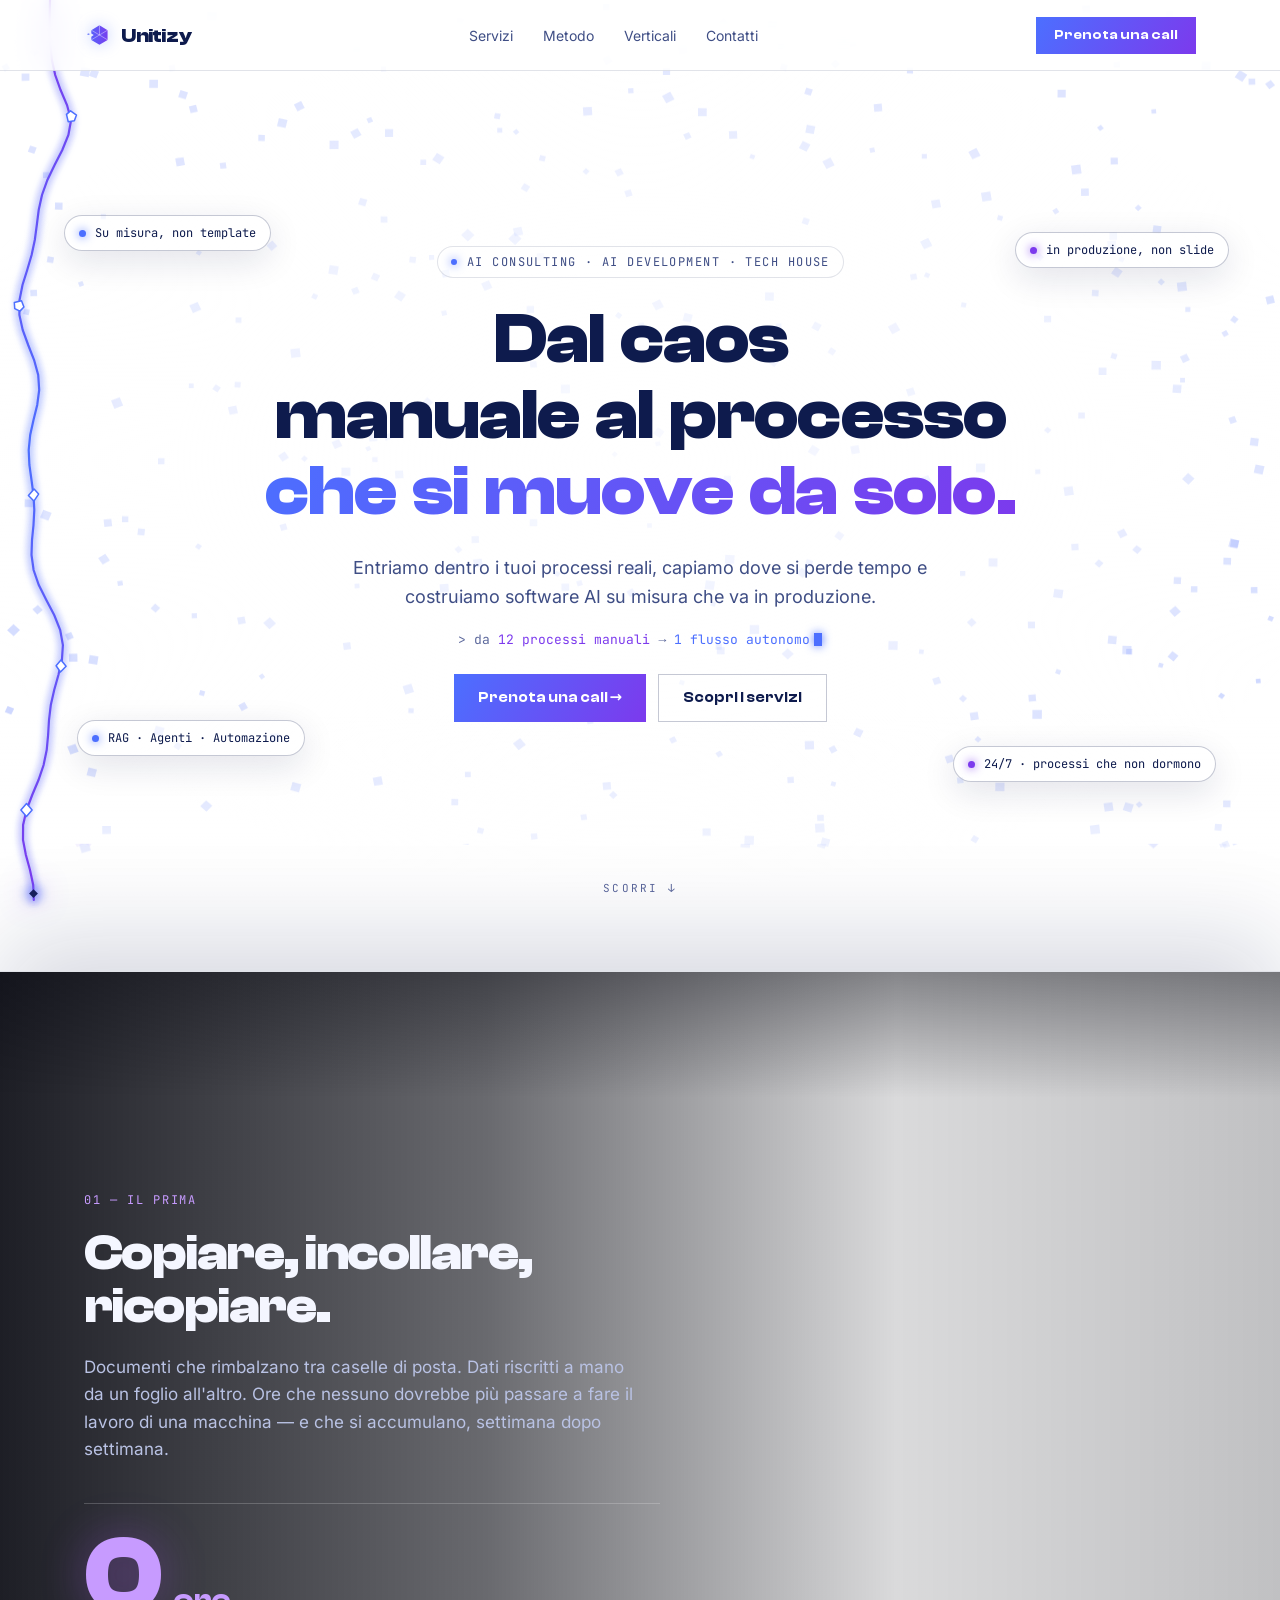
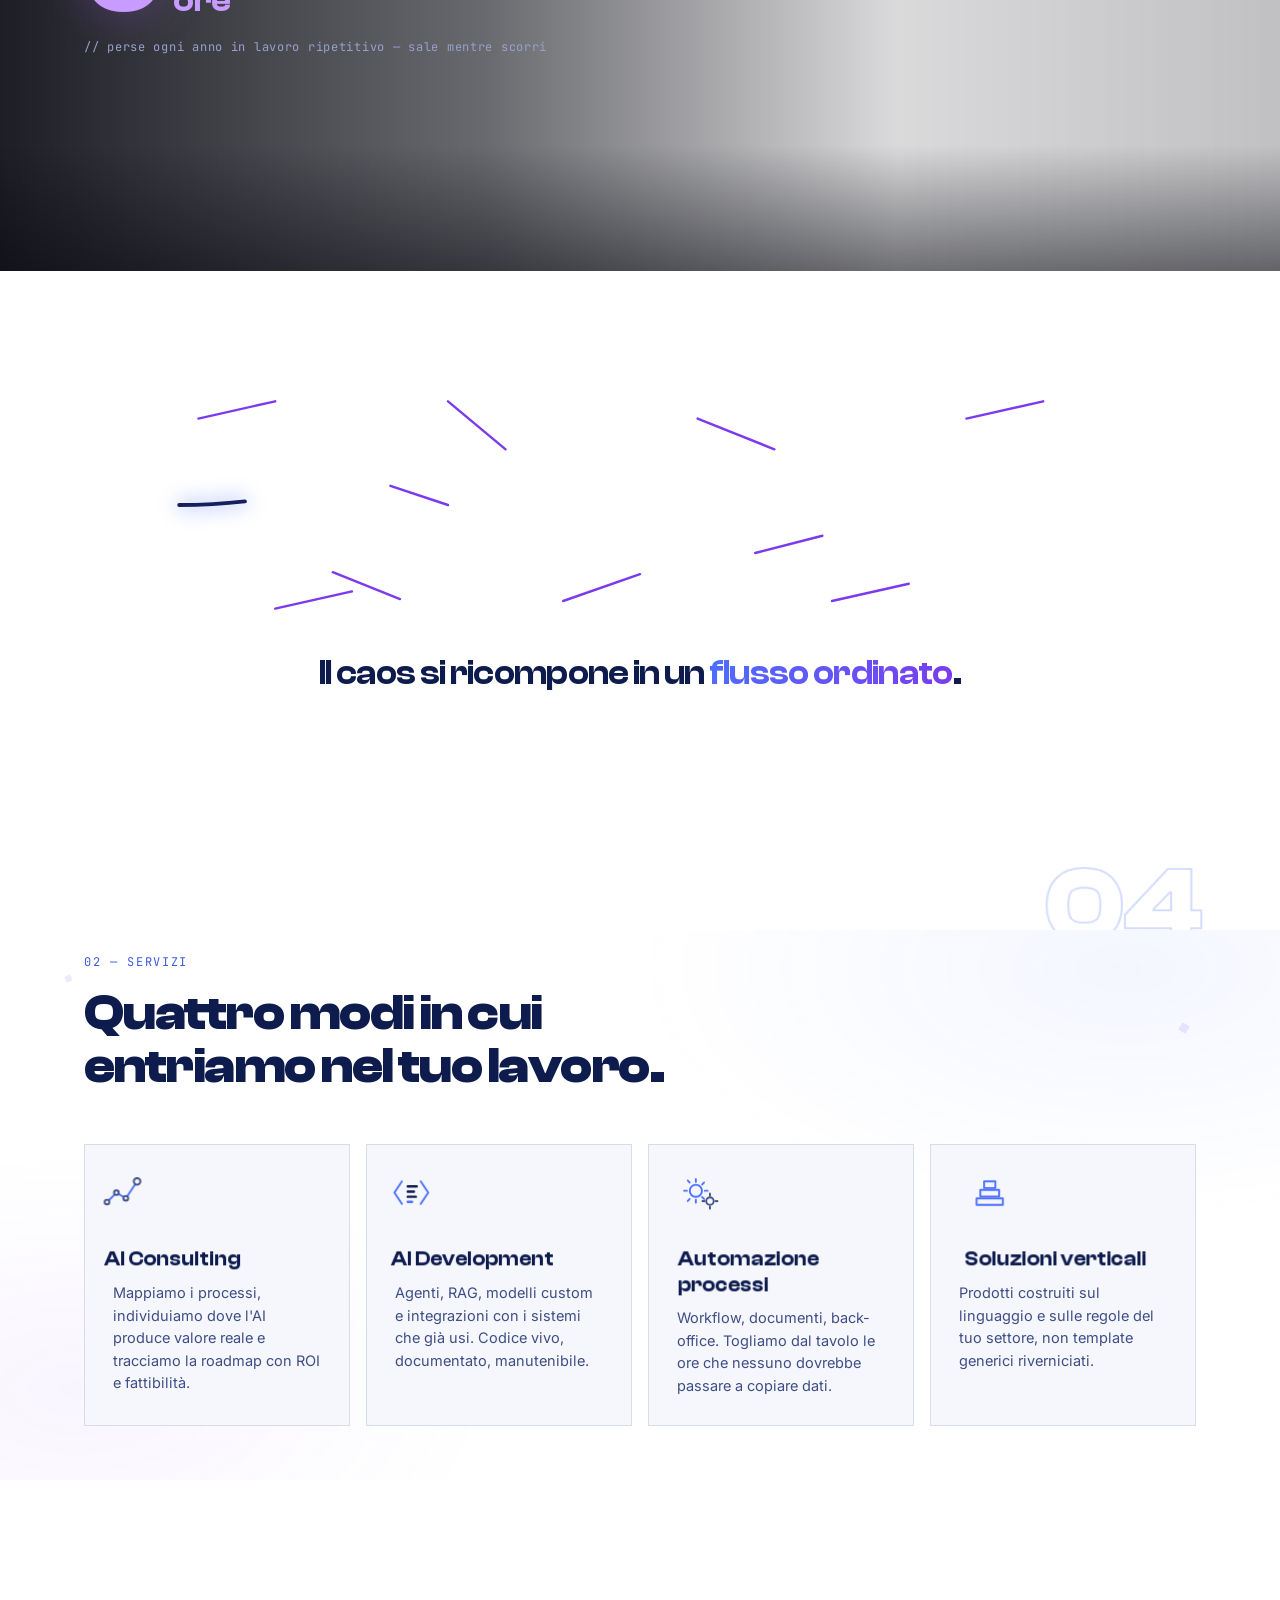
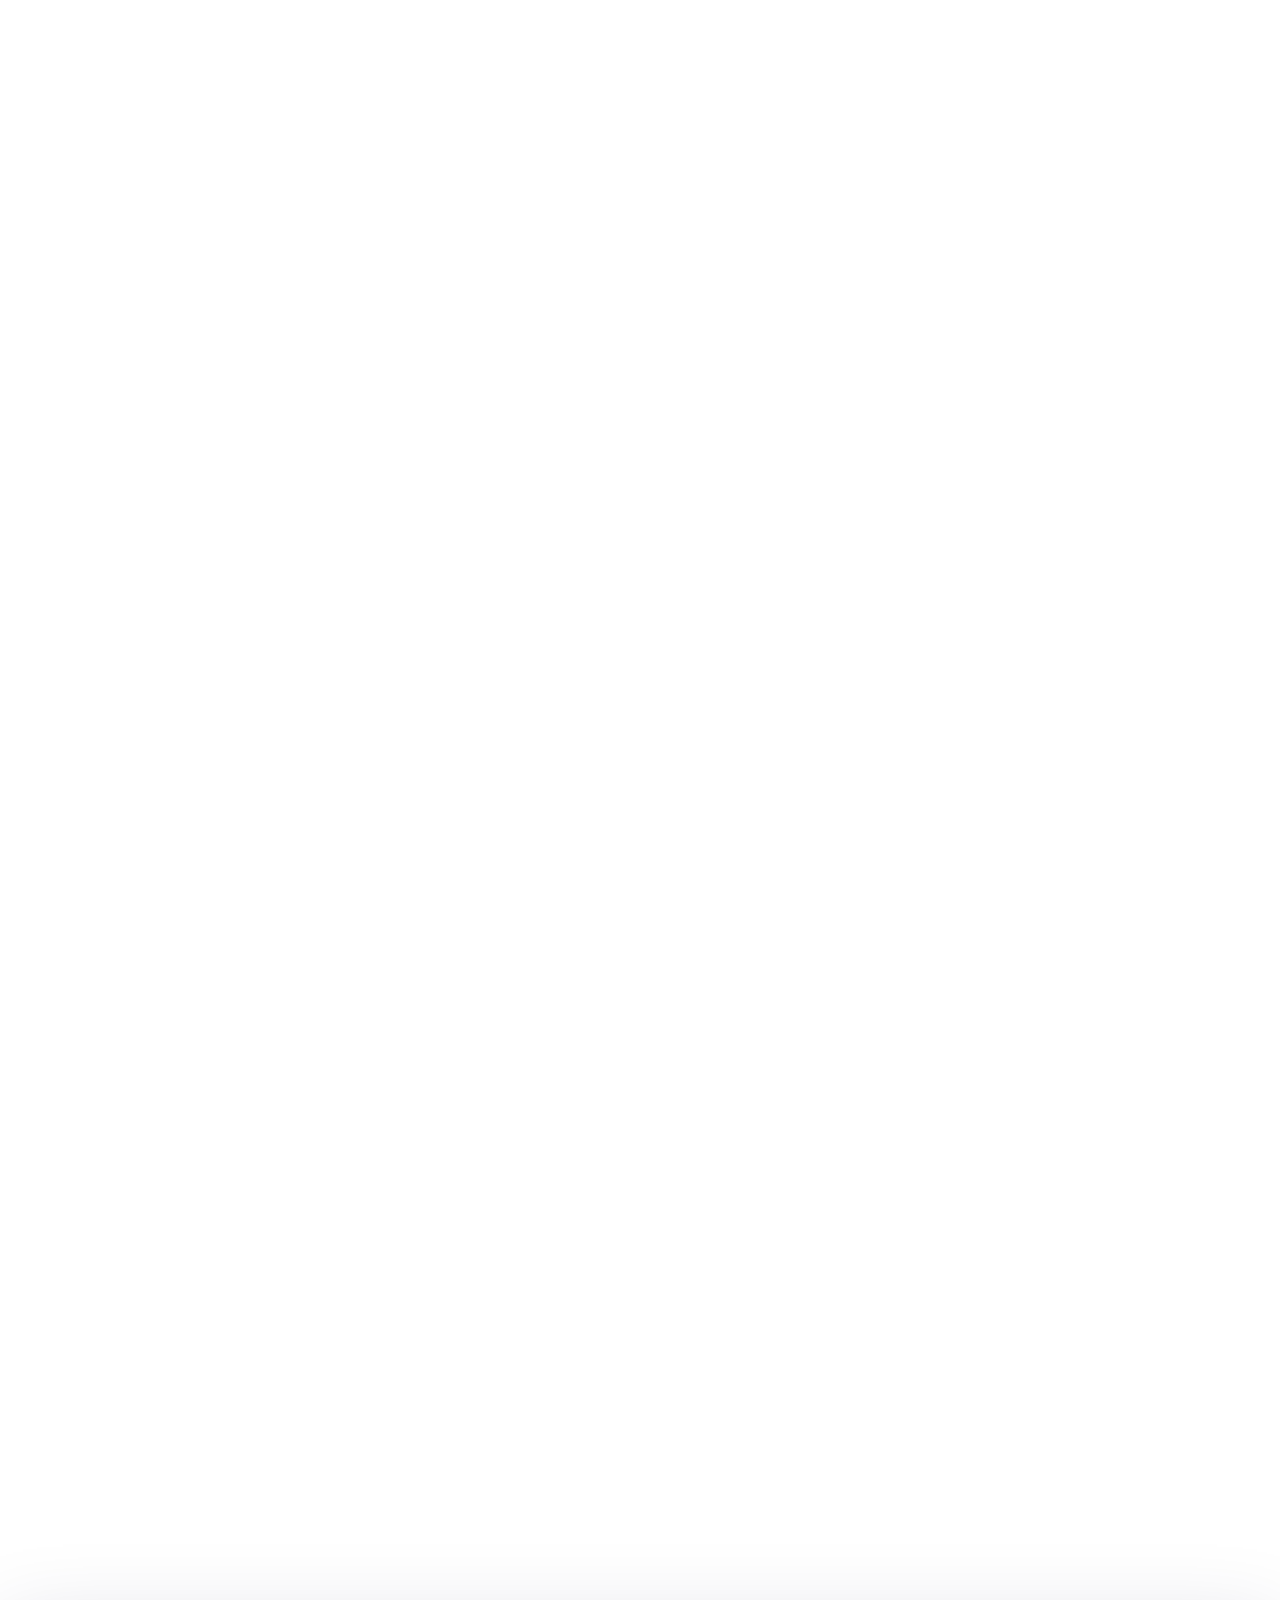
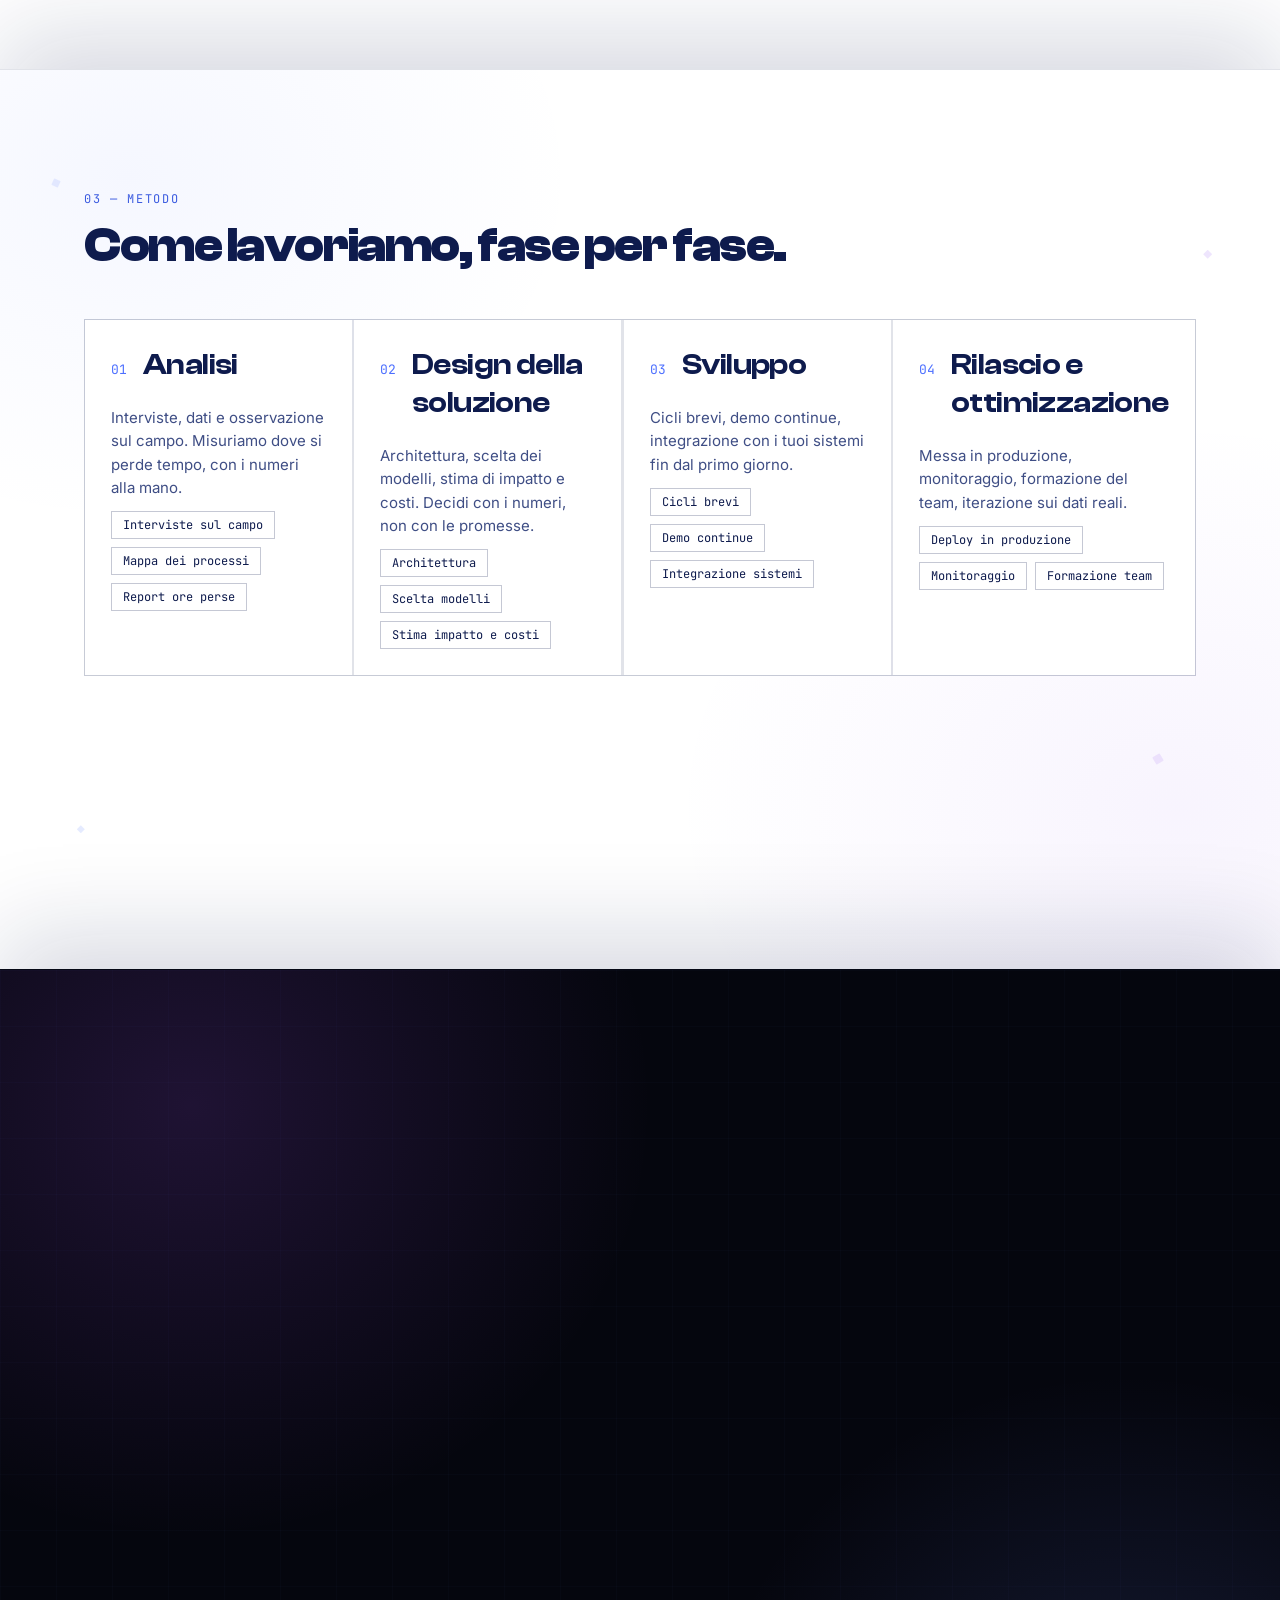
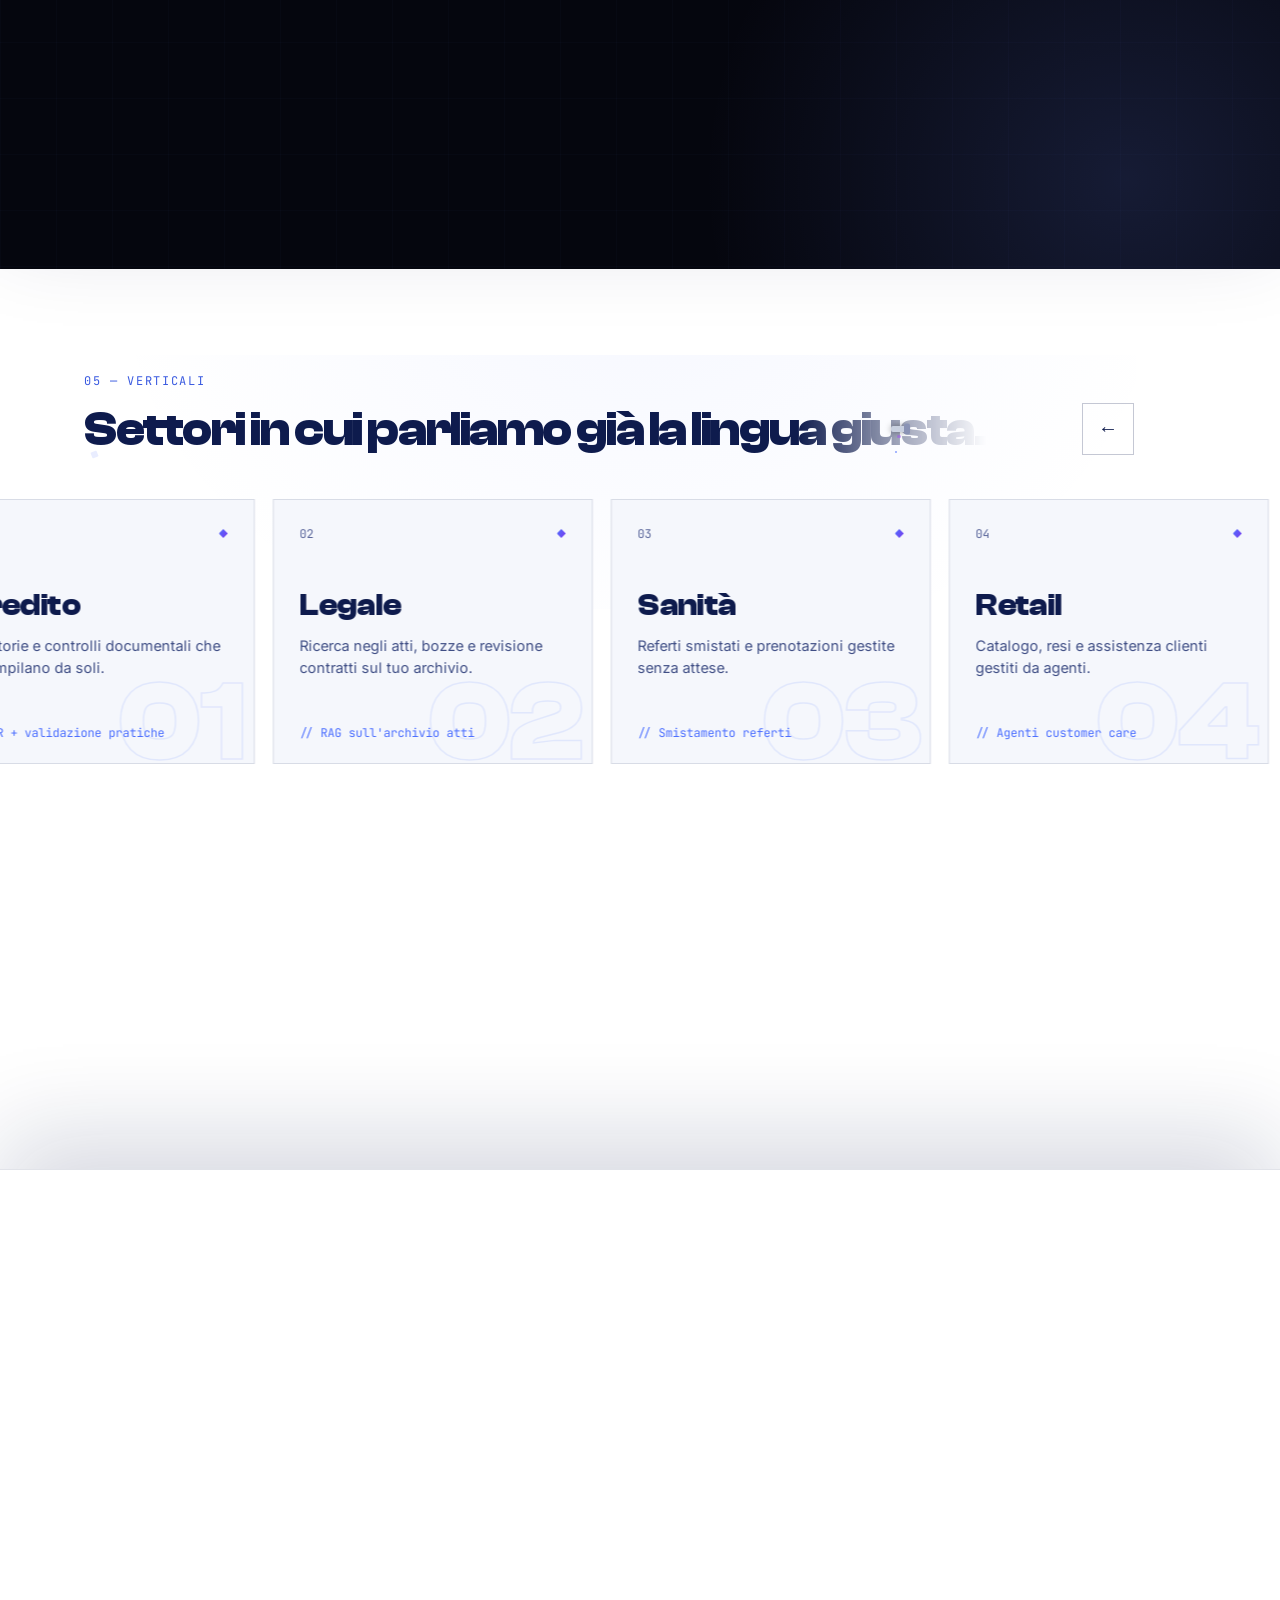
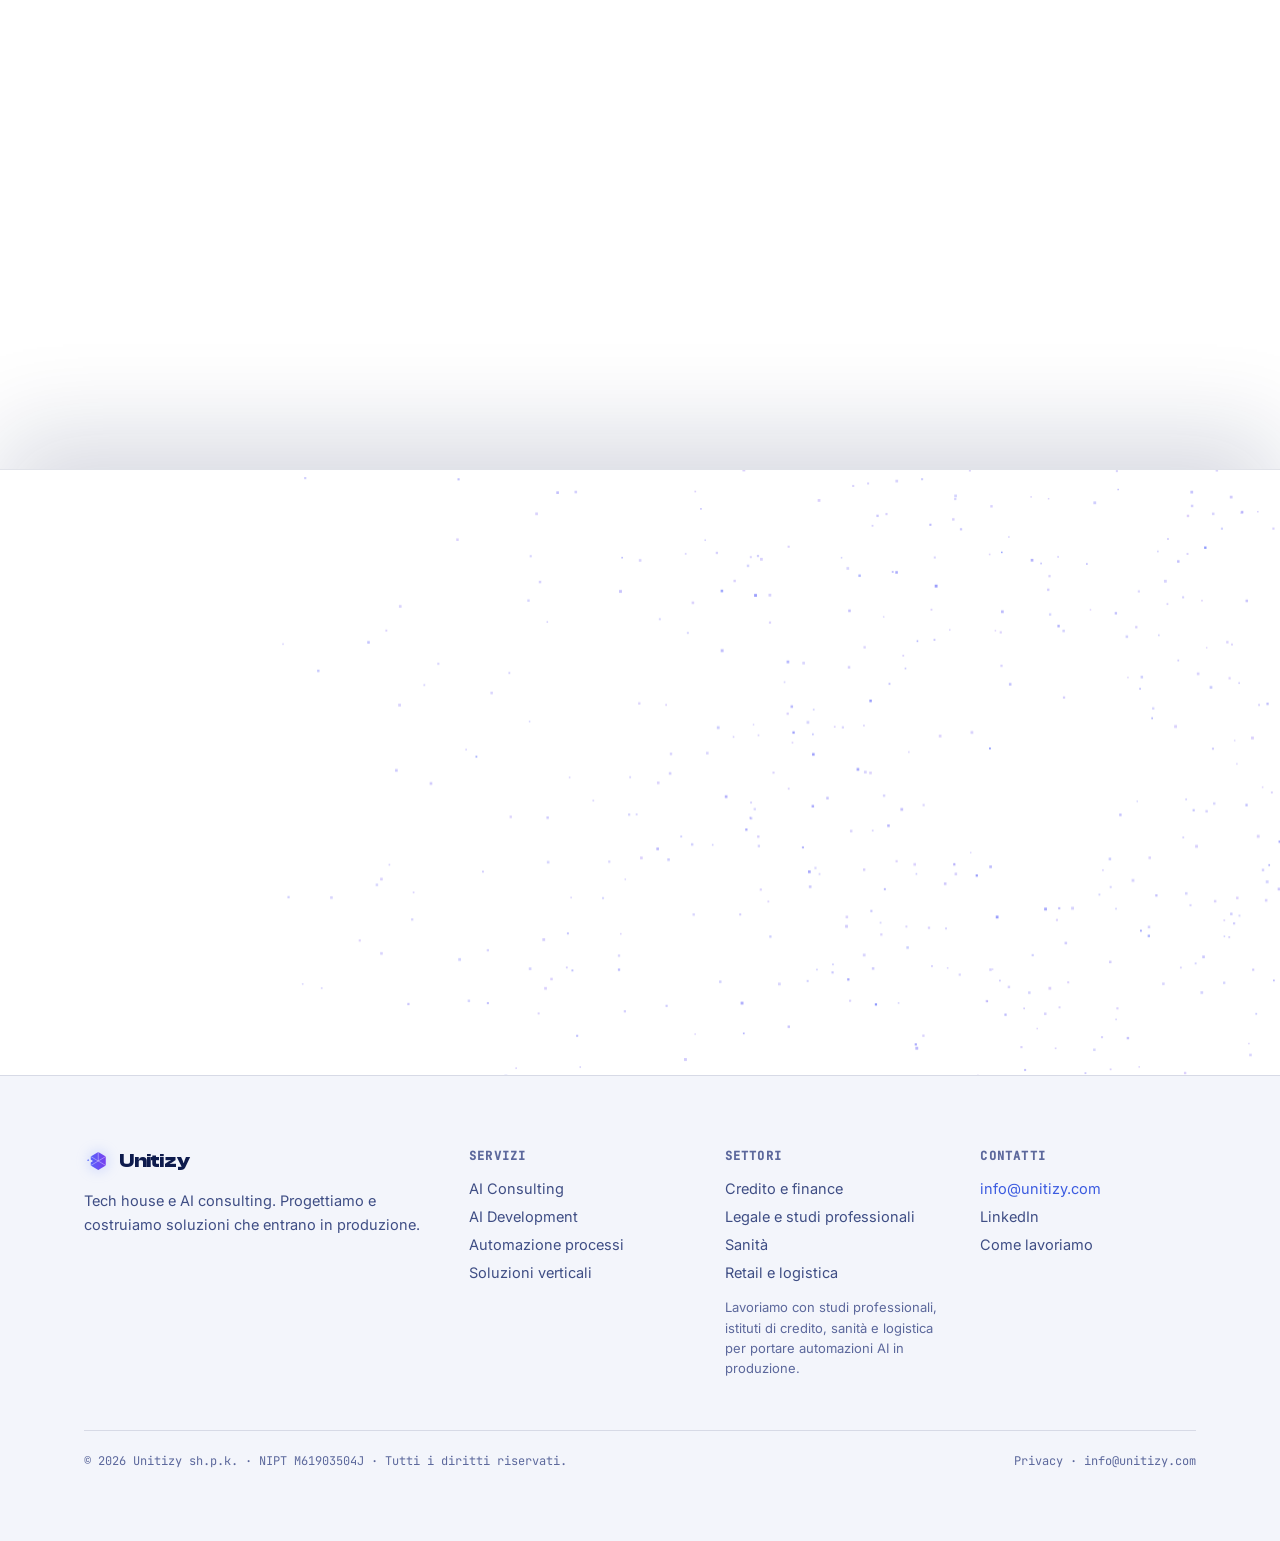
<file: index.html>
<!DOCTYPE html>
<html lang="it">
<head>
<meta charset="utf-8">
<meta name="viewport" content="width=device-width, initial-scale=1">
<title>Unitizy — Dal caos manuale al processo che si muove da solo</title>
<meta name="description" content="Unitizy è una tech house di AI consulting e AI development: entriamo nei tuoi processi reali, capiamo dove si perde tempo e costruiamo software AI su misura che va in produzione.">
<meta property="og:type" content="website">
<meta property="og:url" content="https://unitizy.com/">
<meta property="og:title" content="Unitizy — Dal caos manuale al processo che si muove da solo">
<meta property="og:description" content="Software AI su misura che entra in produzione, non in slide. AI consulting, AI development, automazione processi.">
<meta property="og:image" content="https://unitizy.com/assets/social/unitizy-social-banner-link.png">
<meta property="og:image:width" content="1200">
<meta property="og:image:height" content="627">
<meta name="twitter:card" content="summary_large_image">
<script type="application/ld+json">{"@context":"https://schema.org","@type":"Organization","name":"Unitizy sh.p.k.","url":"https://unitizy.com","email":"info@unitizy.com","vatID":"M61903504J","description":"Tech house di AI consulting e AI development: software AI su misura che entra in produzione.","logo":"https://unitizy.com/assets/brand/marks.svg"}</script>
<meta name="twitter:image" content="https://unitizy.com/assets/social/unitizy-social-banner-link.png">
<link rel="icon" href="data:image/svg+xml,%3Csvg xmlns='http://www.w3.org/2000/svg' viewBox='0 0 64 64'%3E%3Cdefs%3E%3ClinearGradient id='g' gradientUnits='userSpaceOnUse' x1='0' y1='32' x2='64' y2='32'%3E%3Cstop offset='0' stop-color='%234C6FFF'/%3E%3Cstop offset='1' stop-color='%237C3AED'/%3E%3C/linearGradient%3E%3C/defs%3E%3Cpath d='M38 8 L58 20 V44 L38 56 L18 44 V36 L24 32 L18 28 V20 Z' fill='url(%23g)'/%3E%3Cpath d='M38 8 V32 M38 32 L18 44 M38 32 L58 44 M38 32 L18 20 M38 32 L58 20' stroke='white' stroke-opacity='.5' stroke-width='2' fill='none'/%3E%3Cpath d='M8 30l3.4-2.4 2.6 2.4-3 2.2z' fill='url(%23g)'/%3E%3C/svg%3E">
<link rel="stylesheet" href="assets/css/site.css">
<link rel="preload" href="vendor/fonts/clash-display-700.woff2" as="font" type="font/woff2" crossorigin>
<link rel="preload" href="vendor/fonts/inter-400.woff2" as="font" type="font/woff2" crossorigin>
<script src="vendor/lenis-1.1.14.min.js" defer></script>
</head>
<body>
<div id="u-root" style="color:var(--tx);font-family:var(--bd);overflow-x:clip">
<a class="u-skip" href="#servizi">Salta al contenuto</a>
<svg width="0" height="0" style="position:absolute" aria-hidden="true"><defs>
  <linearGradient id="ulg" gradientUnits="userSpaceOnUse" x1="0" y1="32" x2="64" y2="32"><stop offset="0" stop-color="#4C6FFF"/><stop offset="1" stop-color="#7C3AED"/></linearGradient>
  <!-- glifo compatto del brand: cristallo con breccia e frammento (vedi brand.html) -->
  <g id="u-glyph">
    <path d="M38 8 L58 20 V44 L38 56 L18 44 V36 L24 32 L18 28 V20 Z" fill="url(#ulg)"/>
    <path d="M38 8 V32 M38 32 L18 44 M38 32 L58 44 M38 32 L18 20 M38 32 L58 20" stroke="#fff" stroke-opacity=".5" stroke-width="2" fill="none"/>
    <path d="M8 30l3.4-2.4 2.6 2.4-3 2.2z" fill="url(#ulg)"/>
  </g>
</defs></svg>
<canvas id="u-hero3d" style="position:fixed;top:0;left:0;width:100vw;height:100vh;height:100lvh;z-index:-1"></canvas>

<nav style="position:sticky;top:0;z-index:60;backdrop-filter:blur(16px);background:rgba(255,255,255,.74);border-bottom:1px solid var(--line)">
  <div style="max-width:1240px;margin:0 auto;padding:0 clamp(20px,5vw,64px);height:70px;display:flex;align-items:center;justify-content:space-between">
    <a href="#top" class="u-logo-link" style="display:flex;align-items:center;gap:11px;color:var(--tx);font-family:var(--dsp);font-weight:700;font-size:20px;letter-spacing:-.02em">
      <svg width="26" height="26" viewBox="0 0 64 64" style="filter:drop-shadow(0 0 8px rgba(110,139,255,.45));overflow:visible" aria-hidden="true">
        <path d="M38 8 L58 20 V44 L38 56 L18 44 V36 L24 32 L18 28 V20 Z" fill="url(#ulg)"/>
        <path d="M38 8 V32 M38 32 L18 44 M38 32 L58 44 M38 32 L18 20 M38 32 L58 20" stroke="#fff" stroke-opacity=".5" stroke-width="2" fill="none"/>
        <path class="lg-a1" d="M8 30l3.4-2.4 2.6 2.4-3 2.2z" fill="url(#ulg)"/>
        <path class="lg-a2" d="M2 25l2.8-1.8 2 2-2.4 1.8z" fill="url(#ulg)"/>
        <path class="lg-a3" d="M1 37l2.6-1 1.8 2.2-2.4 1.2z" fill="url(#ulg)"/>
      </svg>Unitizy
    </a>
    <div class="u-nav-links" style="display:flex;gap:30px;font-size:14px;color:var(--mut)">
      <a href="#servizi" style="color:inherit" class="hv-tx">Servizi</a>
      <a href="#metodo" style="color:inherit" class="hv-tx">Metodo</a>
      <a href="#verticali" style="color:inherit" class="hv-tx">Verticali</a>
      <a href="#contatti" style="color:inherit" class="hv-tx">Contatti</a>
    </div>
    <div style="display:flex;align-items:center;gap:12px">
      <a href="#contatti" style="font-family:var(--dsp);font-weight:600;font-size:14px;color:#fff;background:var(--grad);padding:10px 18px;transition:box-shadow .2s,transform .2s" class="hv-lift1">Prenota una call</a>
      <button id="u-burger" class="u-burger" aria-label="Apri menu" style="width:42px;height:42px;border:1px solid var(--line2);background:rgba(255,255,255,.6);cursor:pointer;flex-direction:column;align-items:center;justify-content:center;gap:5px;padding:0">
        <span style="display:block;width:18px;height:2px;background:var(--tx);transition:transform .3s,opacity .3s"></span>
        <span style="display:block;width:18px;height:2px;background:var(--tx);transition:transform .3s,opacity .3s"></span>
        <span style="display:block;width:18px;height:2px;background:var(--tx);transition:transform .3s,opacity .3s"></span>
      </button>
    </div>
  </div>
</nav>

<div id="u-mmenu" style="position:fixed;inset:0;z-index:59;background:rgba(247,248,252,.97);backdrop-filter:blur(18px);-webkit-backdrop-filter:blur(18px);display:flex;flex-direction:column;justify-content:center;padding:90px clamp(24px,8vw,48px) 40px;opacity:0;pointer-events:none;transition:opacity .35s ease">
  <a class="u-mlink" href="#servizi" style="font-family:var(--dsp);font-weight:700;font-size:32px;letter-spacing:-.02em;color:var(--tx);padding:14px 0;border-bottom:1px solid var(--line);display:flex;justify-content:space-between;align-items:baseline;opacity:0;transform:translateY(14px);transition:opacity .4s ease,transform .45s var(--ease)"><span>Servizi</span><span style="font-family:var(--mo);font-size:12px;color:var(--cy)">01</span></a>
  <a class="u-mlink" href="#metodo" style="font-family:var(--dsp);font-weight:700;font-size:32px;letter-spacing:-.02em;color:var(--tx);padding:14px 0;border-bottom:1px solid var(--line);display:flex;justify-content:space-between;align-items:baseline;opacity:0;transform:translateY(14px);transition:opacity .4s ease,transform .45s var(--ease)"><span>Metodo</span><span style="font-family:var(--mo);font-size:12px;color:var(--cy)">02</span></a>
  <a class="u-mlink" href="#verticali" style="font-family:var(--dsp);font-weight:700;font-size:32px;letter-spacing:-.02em;color:var(--tx);padding:14px 0;border-bottom:1px solid var(--line);display:flex;justify-content:space-between;align-items:baseline;opacity:0;transform:translateY(14px);transition:opacity .4s ease,transform .45s var(--ease)"><span>Verticali</span><span style="font-family:var(--mo);font-size:12px;color:var(--cy)">03</span></a>
  <a class="u-mlink" href="#contatti" style="font-family:var(--dsp);font-weight:700;font-size:32px;letter-spacing:-.02em;color:var(--tx);padding:14px 0;border-bottom:1px solid var(--line);display:flex;justify-content:space-between;align-items:baseline;opacity:0;transform:translateY(14px);transition:opacity .4s ease,transform .45s var(--ease)"><span>Contatti</span><span style="font-family:var(--mo);font-size:12px;color:var(--cy)">04</span></a>
  <a class="u-mlink" href="#contatti" style="margin-top:32px;font-family:var(--dsp);font-weight:600;font-size:16px;color:#fff;background:var(--grad);padding:16px 24px;text-align:center;opacity:0;transform:translateY(14px);transition:opacity .4s ease,transform .45s var(--ease)">Prenota una call di 30 minuti →</a>
  <span class="u-mlink" style="margin-top:28px;font-family:var(--mo);font-size:11px;letter-spacing:.14em;text-transform:uppercase;color:var(--dim);opacity:0;transform:translateY(14px);transition:opacity .4s ease,transform .45s var(--ease)">AI Consulting · AI Development · Tech house</span>
</div>

<div id="u-filmbar" style="position:fixed;left:50%;bottom:16px;transform:translateX(-50%);z-index:70;display:flex;align-items:center;gap:14px;padding:9px 18px;background:rgba(255,255,255,.8);backdrop-filter:blur(14px);-webkit-backdrop-filter:blur(14px);border:1px solid var(--line);border-radius:999px;box-shadow:0 12px 40px rgba(14,27,77,.12);transition:transform .45s var(--ease),opacity .35s ease;will-change:transform,opacity">
  <div id="u-film-ix" style="display:flex;align-items:center;gap:2px"></div>
</div>

<div id="u-hride" style="position:relative">
<div id="u-hride-pin" style="position:sticky;top:0;height:100vh;overflow:hidden">
<div id="u-hride-track" style="display:flex;height:100%;will-change:transform">
<!-- HERO -->
<header id="top" style="position:relative;overflow:hidden">
  <div id="u-hero-pin" style="position:relative;min-height:94vh;overflow:hidden;display:flex;align-items:center;padding:90px 0 110px">
  <div style="position:absolute;inset:0;z-index:1;pointer-events:none;background:radial-gradient(ellipse 70% 62% at 50% 46%,rgba(255,255,255,.85) 0%,rgba(255,255,255,.55) 52%,rgba(255,255,255,0) 82%)"></div>
  <div style="position:absolute;inset:0;z-index:1;pointer-events:none;background:linear-gradient(0deg,var(--bg) 1%,transparent 24%)"></div>
  <div id="u-hero-content" style="position:relative;z-index:2;max-width:1240px;margin:0 auto;padding:0 clamp(20px,5vw,64px);width:100%;pointer-events:none">
    <div class="u-hero" style="display:flex;justify-content:center;text-align:center">
      <div class="u-hpar" data-depth="-14" style="pointer-events:auto;will-change:transform;max-width:64em">
        <div class="u-fade u-fd1" style="display:inline-flex;align-items:center;gap:10px;font-family:var(--mo);font-size:12px;letter-spacing:.12em;text-transform:uppercase;color:var(--mut);border:1px solid var(--line);background:rgba(255,255,255,.55);padding:7px 13px;border-radius:999px;margin-bottom:26px">
          <span style="width:6px;height:6px;border-radius:50%;background:var(--cy);box-shadow:0 0 10px var(--cy)"></span>AI Consulting · AI Development · Tech house
        </div>
        <h1 style="font-family:var(--dsp);font-weight:700;font-size:clamp(36px,5.6vw,82px);line-height:1;letter-spacing:-.012em;word-spacing:.09em;margin:0;text-wrap:balance">
          <span class="u-hl"><span>Dal caos</span></span>
          <span class="u-hl"><span>manuale al processo</span></span>
          <span class="u-hl"><span style="background:var(--grad);-webkit-background-clip:text;background-clip:text;color:transparent">che si muove da solo.</span></span>
        </h1>
        <p class="u-fade u-fd2" style="font-size:clamp(16px,1.4vw,19px);line-height:1.6;max-width:33em;margin:22px auto 0;color:var(--mut)">Entriamo dentro i tuoi processi reali, capiamo dove si perde tempo e costruiamo software AI su misura che va in produzione.</p>
        <div class="u-fade u-fd2" style="font-family:var(--mo);font-size:13px;color:var(--dim);margin-top:20px">&gt; da <span style="color:var(--vi)">12 processi manuali</span> → <span style="color:var(--cy)">1 flusso autonomo</span><span class="u-caret"></span></div>
        <div class="u-fade u-fd3" style="display:flex;gap:12px;flex-wrap:wrap;justify-content:center;margin-top:26px;position:relative;z-index:3">
          <a href="#contatti" style="font-family:var(--dsp);font-weight:600;font-size:15px;color:#fff;background:var(--grad);padding:14px 24px;transition:box-shadow .2s,transform .2s" class="hv-lift2">Prenota una call →</a>
          <a href="#servizi" style="font-family:var(--dsp);font-weight:600;font-size:15px;color:var(--tx);border:1px solid var(--line2);background:rgba(255,255,255,.5);padding:14px 24px;transition:border-color .2s,background .2s" class="hv-ghost">Scopri i servizi</a>
        </div>
      </div>
    </div>
  </div>
  <div id="u-hero-hint" style="position:absolute;left:50%;bottom:22px;transform:translateX(-50%);z-index:2;font-family:var(--mo);font-size:11px;letter-spacing:.2em;color:var(--dim);text-transform:uppercase">scorri ↓</div>
  <div id="u-hero-info" style="position:absolute;inset:0;z-index:2;pointer-events:none;will-change:opacity">
    <div class="u-flp" data-depth="46" style="position:absolute;left:5%;top:17%;will-change:transform">
      <div class="u-float" style="display:flex;align-items:center;gap:9px;padding:9px 14px;background:rgba(255,255,255,.65);backdrop-filter:blur(9px);-webkit-backdrop-filter:blur(9px);border:1px solid var(--line2);border-radius:999px;font-family:var(--mo);font-size:12px;color:var(--tx);white-space:nowrap;box-shadow:0 10px 34px rgba(14,27,77,.12);animation-duration:6s"><span style="width:7px;height:7px;border-radius:50%;background:var(--cy);box-shadow:0 0 10px var(--cy)"></span>Su misura, non template</div>
    </div>
    <div class="u-flp" data-depth="28" style="position:absolute;right:4%;top:19%;will-change:transform">
      <div class="u-float" style="display:flex;align-items:center;gap:9px;padding:9px 14px;background:rgba(255,255,255,.65);backdrop-filter:blur(9px);-webkit-backdrop-filter:blur(9px);border:1px solid var(--line2);border-radius:999px;font-family:var(--mo);font-size:12px;color:var(--tx);white-space:nowrap;box-shadow:0 10px 34px rgba(14,27,77,.12);animation-duration:7.5s;animation-delay:-2s"><span style="width:7px;height:7px;border-radius:50%;background:var(--vi);box-shadow:0 0 10px var(--vi)"></span>in produzione, non slide</div>
    </div>
    <div class="u-flp" data-depth="58" style="position:absolute;left:6%;bottom:19%;will-change:transform">
      <div class="u-float" style="display:flex;align-items:center;gap:9px;padding:9px 14px;background:rgba(255,255,255,.65);backdrop-filter:blur(9px);-webkit-backdrop-filter:blur(9px);border:1px solid var(--line2);border-radius:999px;font-family:var(--mo);font-size:12px;color:var(--tx);white-space:nowrap;box-shadow:0 10px 34px rgba(14,27,77,.12);animation-duration:6.8s;animation-delay:-4s"><span style="width:7px;height:7px;border-radius:50%;background:var(--cy);box-shadow:0 0 10px var(--cy)"></span>RAG · Agenti · Automazione</div>
    </div>
    <div class="u-flp" data-depth="22" style="position:absolute;right:5%;bottom:16%;will-change:transform">
      <div class="u-float" style="display:flex;align-items:center;gap:9px;padding:9px 14px;background:rgba(255,255,255,.65);backdrop-filter:blur(9px);-webkit-backdrop-filter:blur(9px);border:1px solid var(--line2);border-radius:999px;font-family:var(--mo);font-size:12px;color:var(--tx);white-space:nowrap;box-shadow:0 10px 34px rgba(14,27,77,.12);animation-duration:8s;animation-delay:-1s"><span style="width:7px;height:7px;border-radius:50%;background:var(--vi);box-shadow:0 0 10px var(--vi)"></span>24/7 · processi che non dormono</div>
    </div>
  </div>
  <div id="u-hero-climax" style="position:absolute;inset:0;z-index:2;display:flex;flex-direction:column;align-items:center;justify-content:center;text-align:center;opacity:0;pointer-events:none;padding:0 24px">
    <span style="font-family:var(--mo);font-size:12px;letter-spacing:.24em;text-transform:uppercase;color:var(--cy);margin-bottom:18px">Sistema attivo</span>
    <div style="font-family:var(--dsp);font-weight:700;font-size:clamp(34px,6vw,88px);line-height:1;letter-spacing:-.03em;max-width:15em">Il tuo processo diventa <span style="background:var(--grad);-webkit-background-clip:text;background-clip:text;color:transparent">un sistema.</span></div>
  </div>
  </div>
</header>

<!-- IL PRIMA -->
<section id="u-prima" class="u-book" style="position:relative;padding:clamp(110px,20vh,220px) 0;border-top:1px solid var(--line);overflow:hidden;min-height:82vh;display:flex;align-items:center">
  <video id="u-prima-bg" muted loop playsinline preload="none" style="position:absolute;inset:0;width:100%;height:100%;object-fit:cover;z-index:0">
    <source src="assets/prima-v2.mp4" type="video/mp4">
  </video>
  <div style="position:absolute;inset:0;z-index:1;pointer-events:none;background:linear-gradient(90deg,rgba(5,6,14,.9) 0%,rgba(5,6,14,.6) 38%,rgba(5,6,14,.15) 70%,rgba(5,6,14,.25) 100%)"></div>
  <div style="position:absolute;inset:0;z-index:1;pointer-events:none;background:linear-gradient(0deg,rgba(5,6,14,.5) 0%,transparent 14%,transparent 86%,rgba(5,6,14,.4) 100%)"></div>
  <div class="u-fx" style="position:relative;z-index:2;max-width:1240px;margin:0 auto;padding:0 clamp(20px,5vw,64px);width:100%">
    <div style="max-width:36em">
        <span style="display:inline-block;font-family:var(--mo);font-size:12px;letter-spacing:.14em;text-transform:uppercase;color:#C79BFF;margin-bottom:18px">01 — Il prima</span>
        <h2 style="font-family:var(--dsp);font-weight:700;font-size:clamp(30px,4vw,52px);line-height:1.04;letter-spacing:-.03em;margin:0;color:#F4F6FF">Copiare, incollare,<br>ricopiare.</h2>
        <p style="font-size:17px;line-height:1.6;max-width:33em;margin:22px 0 0;color:#B9C2E4">Documenti che rimbalzano tra caselle di posta. Dati riscritti a mano da un foglio all'altro. Ore che nessuno dovrebbe più passare a fare il lavoro di una macchina — e che si accumulano, settimana dopo settimana.</p>
        <div style="margin-top:40px;border-top:1px solid rgba(255,255,255,.2);padding-top:24px">
          <div style="display:flex;align-items:baseline;gap:14px">
            <span id="u-waste-num" style="font-family:var(--dsp);font-weight:700;font-size:clamp(52px,9vw,108px);line-height:.9;letter-spacing:-.04em;color:#C79BFF;text-shadow:0 0 44px rgba(168,85,247,.35)">0</span>
            <span style="font-family:var(--dsp);font-weight:600;font-size:clamp(20px,2.6vw,34px);color:#C79BFF">ore</span>
          </div>
          <span style="display:block;font-family:var(--mo);font-size:12px;letter-spacing:.06em;color:#97A1CC;margin-top:14px">// perse ogni anno in lavoro ripetitivo — sale mentre scorri</span>
        </div>
      </div>
  </div>
</section>

<!-- TRANSIZIONE + SERVIZI -->
<div id="u-svcwrap" style="position:relative">
  <svg class="u-spine" id="u-spine" viewBox="0 0 100 100" preserveAspectRatio="none" style="position:absolute;left:clamp(20px,5vw,64px);top:0;width:60px;height:100%;overflow:visible;z-index:2;pointer-events:none">
    <path id="u-spine-path" d="M50 0 L50 16 L14 26 L14 46 L86 58 L86 76 L50 86 L50 100" fill="none" stroke="var(--cy)" stroke-width="2" vector-effect="non-scaling-stroke" pathLength="1" stroke-dasharray="1" stroke-dashoffset="1" style="filter:drop-shadow(0 0 6px rgba(110,139,255,.7))"></path>
  </svg>

  <section style="position:relative;padding:clamp(64px,10vh,120px) 0 clamp(20px,4vh,44px);overflow:hidden">
    <div style="max-width:1240px;margin:0 auto;padding:0 clamp(20px,5vw,64px)">
      <div style="position:relative;height:clamp(200px,32vh,290px)">
        <svg viewBox="0 0 1000 300" preserveAspectRatio="xMidYMid meet" style="position:absolute;inset:0;width:100%;height:100%">
          <g id="u-frag" stroke="var(--vi)" stroke-width="2.5" fill="none" stroke-linecap="round" opacity="1">
            <path d="M40 60 L120 42"></path><path d="M180 220 L250 248"></path><path d="M300 42 L360 92"></path>
            <path d="M120 258 L200 240"></path><path d="M420 250 L500 222"></path><path d="M560 60 L640 92"></path>
            <path d="M700 250 L780 232"></path><path d="M840 60 L920 42"></path><path d="M240 130 L300 150"></path><path d="M620 200 L690 182"></path>
          </g>
          <path id="u-tline" d="M20 150 C 200 150 220 78 400 150 C 560 214 620 96 800 150 C 900 178 940 150 980 150" fill="none" stroke="var(--cy)" stroke-width="3.5" pathLength="1" stroke-dasharray="1" stroke-dashoffset="1" stroke-linecap="round" style="filter:drop-shadow(0 0 8px rgba(110,139,255,.6))"></path>
          <path id="u-tflow" d="M20 150 C 200 150 220 78 400 150 C 560 214 620 96 800 150 C 900 178 940 150 980 150" fill="none" stroke="#16205C" stroke-width="4" pathLength="1" stroke-dasharray="0.07 0.93" stroke-linecap="round" style="filter:drop-shadow(0 0 10px var(--cy))"></path>
          <circle id="u-tdot" r="8" fill="var(--cy)" style="opacity:0;filter:drop-shadow(0 0 12px var(--cy))"></circle>
        </svg>
      </div>
      <p style="text-align:center;max-width:22em;margin:6px auto 0;font-family:var(--dsp);font-weight:600;font-size:clamp(20px,2.8vw,34px);line-height:1.12;letter-spacing:-.02em">Il caos si ricompone in un <span style="background:var(--grad);-webkit-background-clip:text;background-clip:text;color:transparent">flusso ordinato</span>.</p>
    </div>
  </section>

  <div id="u-svc-outer" style="position:relative">
    <div id="u-svc-stage" style="position:relative;display:flex;flex-direction:column;justify-content:center">
  <section id="servizi" class="u-scan" style="position:relative;padding:clamp(48px,8vh,96px) 0 clamp(40px,6vh,70px)">
    <div class="u-atmo" aria-hidden="true" style="background:radial-gradient(ellipse 55% 60% at 88% 15%,rgba(76,111,255,.06),transparent 70%),radial-gradient(ellipse 45% 55% at 6% 85%,rgba(124,58,237,.05),transparent 72%)">
      <i style="left:5%;top:16%;width:9px;height:9px;opacity:.13;transform:rotate(18deg)"></i>
      <i style="left:92%;top:24%;width:12px;height:12px;opacity:.12;background:var(--vi);transform:rotate(-12deg)"></i>
      <i style="left:88%;top:72%;width:8px;height:8px;opacity:.14"></i>
      <i style="left:9%;top:80%;width:11px;height:11px;opacity:.11;background:var(--vi);transform:rotate(30deg)"></i>
    </div>
    <div class="u-fx" style="position:relative;max-width:1240px;margin:0 auto;padding:0 clamp(20px,5vw,64px)">
      <div style="max-width:40em;margin-bottom:52px">
        <span style="display:inline-block;font-family:var(--mo);font-size:12px;letter-spacing:.14em;text-transform:uppercase;color:var(--cyt);margin-bottom:16px">02 — Servizi</span>
        <h2 style="font-family:var(--dsp);font-weight:700;font-size:clamp(30px,4vw,52px);line-height:1.04;letter-spacing:-.03em;margin:0">Quattro modi in cui entriamo nel tuo lavoro.</h2>
      </div>
      <div class="u-cards" style="display:grid;grid-template-columns:repeat(4,1fr);gap:16px;perspective:1200px">
        <div class="svc" data-i="0" style="position:relative;padding:28px;border:1px solid var(--line);background:var(--surface);opacity:0;transform:translateY(26px);transition:opacity .8s var(--ease),transform .8s var(--ease),border-color .25s;transform-style:preserve-3d">
          <div class="u-ico" style="height:52px;margin-bottom:22px;transform:translateZ(30px)">
            <svg viewBox="0 0 48 48" width="44" height="44" fill="none" stroke="var(--mut)" stroke-width="2" stroke-linecap="round" stroke-linejoin="round">
              <path class="u-route" data-anim d="M8 34 L18 24 L28 30 L40 12" stroke="var(--cy)"></path>
              <circle cx="8" cy="34" r="2.5" fill="var(--surface)"></circle><circle cx="18" cy="24" r="2.5" fill="var(--surface)"></circle><circle cx="28" cy="30" r="2.5" fill="var(--surface)"></circle><circle cx="40" cy="12" r="3.5" fill="var(--surface)"></circle>
              <circle class="u-mdot" data-anim r="3" fill="var(--cy)" style="offset-path:path('M8 34 L18 24 L28 30 L40 12');opacity:0"></circle>
            </svg>
          </div>
          <h3 style="font-family:var(--dsp);font-weight:600;font-size:20px;margin:0 0 10px;letter-spacing:-.01em;transform:translateZ(20px)">AI Consulting</h3>
          <p style="font-size:14.5px;line-height:1.55;margin:0;color:var(--mut)">Mappiamo i processi, individuiamo dove l'AI produce valore reale e tracciamo la roadmap con ROI e fattibilità.</p>
        </div>
        <div class="svc" data-i="1" style="position:relative;padding:28px;border:1px solid var(--line);background:var(--surface);opacity:0;transform:translateY(26px);transition:opacity .8s var(--ease),transform .8s var(--ease),border-color .25s;transform-style:preserve-3d">
          <div class="u-ico" style="height:52px;margin-bottom:22px;transform:translateZ(30px)">
            <svg viewBox="0 0 48 48" width="44" height="44" fill="none" stroke="var(--mut)" stroke-width="2" stroke-linecap="round" stroke-linejoin="round">
              <path d="M14 12 L6 24 L14 36" stroke="var(--cy)"></path><path d="M34 12 L42 24 L34 36" stroke="var(--cy)"></path>
              <rect class="u-crow" data-anim x="19" y="16" width="12" height="2.6" rx="1" fill="var(--tx)" stroke="none"></rect>
              <rect class="u-crow u-c2" data-anim x="19" y="21.5" width="9" height="2.6" rx="1" fill="var(--tx)" stroke="none"></rect>
              <rect class="u-crow u-c3" data-anim x="19" y="27" width="11" height="2.6" rx="1" fill="var(--tx)" stroke="none"></rect>
              <rect class="u-crow u-c4" data-anim x="19" y="32.5" width="7" height="2.6" rx="1" fill="var(--cy)" stroke="none"></rect>
              <rect class="u-ccar" data-anim x="27.5" y="32.5" width="2" height="2.6" fill="var(--cy)" stroke="none"></rect>
            </svg>
          </div>
          <h3 style="font-family:var(--dsp);font-weight:600;font-size:20px;margin:0 0 10px;letter-spacing:-.01em;transform:translateZ(20px)">AI Development</h3>
          <p style="font-size:14.5px;line-height:1.55;margin:0;color:var(--mut)">Agenti, RAG, modelli custom e integrazioni con i sistemi che già usi. Codice vivo, documentato, manutenibile.</p>
        </div>
        <div class="svc" data-i="2" style="position:relative;padding:28px;border:1px solid var(--line);background:var(--surface);opacity:0;transform:translateY(26px);transition:opacity .8s var(--ease),transform .8s var(--ease),border-color .25s;transform-style:preserve-3d">
          <div class="u-ico" style="height:52px;margin-bottom:22px;transform:translateZ(30px)">
            <svg viewBox="0 0 48 48" width="44" height="44" fill="none" stroke="var(--mut)" stroke-width="2" stroke-linecap="round" stroke-linejoin="round">
              <g class="u-gear" data-anim><circle cx="19" cy="22" r="6.5" stroke="var(--cy)"></circle><path d="M19 12.5v-3M19 34.5v-3M28.5 22h3M9.5 22h-3M25.7 15.3l2.1-2.1M12.4 30.8l-2.1 2.1M25.7 28.7l2.1 2.1M12.4 13.2l-2.1-2.1" stroke="var(--cy)"></path></g>
              <g class="u-gear2" data-anim><circle cx="34" cy="33" r="4"></circle><path d="M34 27v-2M34 41v-2M40 33h2M26 33h2"></path></g>
            </svg>
          </div>
          <h3 style="font-family:var(--dsp);font-weight:600;font-size:20px;margin:0 0 10px;letter-spacing:-.01em;transform:translateZ(20px)">Automazione processi</h3>
          <p style="font-size:14.5px;line-height:1.55;margin:0;color:var(--mut)">Workflow, documenti, back-office. Togliamo dal tavolo le ore che nessuno dovrebbe passare a copiare dati.</p>
        </div>
        <div class="svc" data-i="3" style="position:relative;padding:28px;border:1px solid var(--line);background:var(--surface);opacity:0;transform:translateY(26px);transition:opacity .8s var(--ease),transform .8s var(--ease),border-color .25s;transform-style:preserve-3d">
          <div class="u-ico" style="height:52px;margin-bottom:22px;transform:translateZ(30px)">
            <svg viewBox="0 0 48 48" width="44" height="44" fill="none" stroke="var(--mut)" stroke-width="2" stroke-linecap="round" stroke-linejoin="round">
              <rect class="u-lay" data-anim x="10" y="30" width="28" height="7" stroke="var(--cy)"></rect>
              <rect class="u-lay u-l2" data-anim x="14" y="21" width="20" height="7" stroke="var(--cy)"></rect>
              <rect class="u-lay u-l3" data-anim x="18" y="12" width="12" height="7" stroke="var(--cy)"></rect>
            </svg>
          </div>
          <h3 style="font-family:var(--dsp);font-weight:600;font-size:20px;margin:0 0 10px;letter-spacing:-.01em;transform:translateZ(20px)">Soluzioni verticali</h3>
          <p style="font-size:14.5px;line-height:1.55;margin:0;color:var(--mut)">Prodotti costruiti sul linguaggio e sulle regole del tuo settore, non template generici riverniciati.</p>
        </div>
      </div>
      <div id="u-svc-detail" style="overflow:hidden;max-height:0;opacity:0;margin-top:0;transition:max-height .55s var(--ease),opacity .4s ease,margin-top .4s ease">
        <div style="border:1px solid var(--line);border-top:2px solid var(--cy);background:var(--surface);padding:clamp(26px,3.4vw,44px)">
          <div class="svc-d" data-d="0" style="display:none;grid-template-columns:1.25fr .85fr;gap:clamp(22px,4vw,56px);align-items:start">
            <div>
              <span style="display:block;font-family:var(--mo);font-size:12px;letter-spacing:.12em;text-transform:uppercase;color:var(--cy);margin-bottom:14px">Approfondimento · AI Consulting</span>
              <h3 style="font-family:var(--dsp);font-weight:700;font-size:clamp(22px,2.6vw,34px);line-height:1.08;letter-spacing:-.02em;margin:0 0 16px">Capiamo dove l'AI conviene davvero.</h3>
              <p style="font-size:16px;line-height:1.6;margin:0;color:var(--mut);max-width:40em">Partiamo dai tuoi processi reali, non da slide. In due o tre settimane hai una mappa di dove si perde tempo, quali attività l'AI può togliere dal tavolo e una roadmap con priorità, impatto stimato e rischi. Se in un punto l'AI non serve, te lo diciamo.</p>
            </div>
            <div style="display:flex;flex-direction:column;gap:12px">
              <div class="sdg" data-clone style="margin-bottom:8px"></div>
              <span style="font-family:var(--mo);font-size:12px;letter-spacing:.1em;text-transform:uppercase;color:var(--dim);margin-bottom:2px">Cosa ricevi</span>
              <div style="display:flex;align-items:flex-start;gap:11px"><span style="flex:none;margin-top:6px;width:8px;height:8px;background:var(--grad);clip-path:polygon(50% 0,100% 50%,50% 100%,0 50%)"></span><span style="font-size:15px;line-height:1.4;color:var(--tx)">Mappa dei processi sul campo</span></div>
              <div style="display:flex;align-items:flex-start;gap:11px"><span style="flex:none;margin-top:6px;width:8px;height:8px;background:var(--grad);clip-path:polygon(50% 0,100% 50%,50% 100%,0 50%)"></span><span style="font-size:15px;line-height:1.4;color:var(--tx)">Casi d'uso prioritizzati</span></div>
              <div style="display:flex;align-items:flex-start;gap:11px"><span style="flex:none;margin-top:6px;width:8px;height:8px;background:var(--grad);clip-path:polygon(50% 0,100% 50%,50% 100%,0 50%)"></span><span style="font-size:15px;line-height:1.4;color:var(--tx)">Roadmap con ROI e rischi</span></div>
            </div>
          </div>
          <div class="svc-d" data-d="1" style="display:none;grid-template-columns:1.25fr .85fr;gap:clamp(22px,4vw,56px);align-items:start">
            <div>
              <span style="display:block;font-family:var(--mo);font-size:12px;letter-spacing:.12em;text-transform:uppercase;color:var(--cy);margin-bottom:14px">Approfondimento · AI Development</span>
              <h3 style="font-family:var(--dsp);font-weight:700;font-size:clamp(22px,2.6vw,34px);line-height:1.08;letter-spacing:-.02em;margin:0 0 16px">Sistemi costruiti sui tuoi dati.</h3>
              <p style="font-size:16px;line-height:1.6;margin:0;color:var(--mut);max-width:40em">Agenti, sistemi RAG, modelli custom e integrazioni con i software che già usi. Lavoriamo a cicli brevi con demo continue, così vedi il sistema crescere passo dopo passo. Il codice è vivo: documentato, testato e in continua evoluzione, senza scatole nere.</p>
            </div>
            <div style="display:flex;flex-direction:column;gap:12px">
              <div class="sdg" data-clone style="margin-bottom:8px"></div>
              <span style="font-family:var(--mo);font-size:12px;letter-spacing:.1em;text-transform:uppercase;color:var(--dim);margin-bottom:2px">Cosa ricevi</span>
              <div style="display:flex;align-items:flex-start;gap:11px"><span style="flex:none;margin-top:6px;width:8px;height:8px;background:var(--grad);clip-path:polygon(50% 0,100% 50%,50% 100%,0 50%)"></span><span style="font-size:15px;line-height:1.4;color:var(--tx)">Agenti e RAG sui tuoi documenti</span></div>
              <div style="display:flex;align-items:flex-start;gap:11px"><span style="flex:none;margin-top:6px;width:8px;height:8px;background:var(--grad);clip-path:polygon(50% 0,100% 50%,50% 100%,0 50%)"></span><span style="font-size:15px;line-height:1.4;color:var(--tx)">Integrazioni con i tuoi sistemi</span></div>
              <div style="display:flex;align-items:flex-start;gap:11px"><span style="flex:none;margin-top:6px;width:8px;height:8px;background:var(--grad);clip-path:polygon(50% 0,100% 50%,50% 100%,0 50%)"></span><span style="font-size:15px;line-height:1.4;color:var(--tx)">Codice vivo, documentato</span></div>
            </div>
          </div>
          <div class="svc-d" data-d="2" style="display:none;grid-template-columns:1.25fr .85fr;gap:clamp(22px,4vw,56px);align-items:start">
            <div>
              <span style="display:block;font-family:var(--mo);font-size:12px;letter-spacing:.12em;text-transform:uppercase;color:var(--cy);margin-bottom:14px">Approfondimento · Automazione processi</span>
              <h3 style="font-family:var(--dsp);font-weight:700;font-size:clamp(22px,2.6vw,34px);line-height:1.08;letter-spacing:-.02em;margin:0 0 16px">Le ore ripetitive, tolte dal tavolo.</h3>
              <p style="font-size:16px;line-height:1.6;margin:0;color:var(--mut);max-width:40em">Prendiamo i flussi manuali — documenti che rimbalzano tra le mail, dati ricopiati a mano, controlli di back-office — e li rendiamo automatici da un capo all'altro, con supervisione umana dove i numeri contano. Il tuo team torna a fare il lavoro che conta davvero.</p>
            </div>
            <div style="display:flex;flex-direction:column;gap:12px">
              <div class="sdg" data-clone style="margin-bottom:8px"></div>
              <span style="font-family:var(--mo);font-size:12px;letter-spacing:.1em;text-transform:uppercase;color:var(--dim);margin-bottom:2px">Cosa ricevi</span>
              <div style="display:flex;align-items:flex-start;gap:11px"><span style="flex:none;margin-top:6px;width:8px;height:8px;background:var(--grad);clip-path:polygon(50% 0,100% 50%,50% 100%,0 50%)"></span><span style="font-size:15px;line-height:1.4;color:var(--tx)">Documenti e OCR automatici</span></div>
              <div style="display:flex;align-items:flex-start;gap:11px"><span style="flex:none;margin-top:6px;width:8px;height:8px;background:var(--grad);clip-path:polygon(50% 0,100% 50%,50% 100%,0 50%)"></span><span style="font-size:15px;line-height:1.4;color:var(--tx)">Workflow end-to-end</span></div>
              <div style="display:flex;align-items:flex-start;gap:11px"><span style="flex:none;margin-top:6px;width:8px;height:8px;background:var(--grad);clip-path:polygon(50% 0,100% 50%,50% 100%,0 50%)"></span><span style="font-size:15px;line-height:1.4;color:var(--tx)">Controllo umano dove serve</span></div>
            </div>
          </div>
          <div class="svc-d" data-d="3" style="display:none;grid-template-columns:1.25fr .85fr;gap:clamp(22px,4vw,56px);align-items:start">
            <div>
              <span style="display:block;font-family:var(--mo);font-size:12px;letter-spacing:.12em;text-transform:uppercase;color:var(--cy);margin-bottom:14px">Approfondimento · Soluzioni verticali</span>
              <h3 style="font-family:var(--dsp);font-weight:700;font-size:clamp(22px,2.6vw,34px);line-height:1.08;letter-spacing:-.02em;margin:0 0 16px">Prodotti che parlano la tua lingua.</h3>
              <p style="font-size:16px;line-height:1.6;margin:0;color:var(--mut);max-width:40em">Soluzioni costruite sul linguaggio e sulle regole del tuo settore — credito, legale, sanità, logistica. Non template generici riverniciati, ma prodotti che capiscono i tuoi documenti, i tuoi vincoli e i tuoi processi, pronti per andare in produzione.</p>
            </div>
            <div style="display:flex;flex-direction:column;gap:12px">
              <div class="sdg" data-clone style="margin-bottom:8px"></div>
              <span style="font-family:var(--mo);font-size:12px;letter-spacing:.1em;text-transform:uppercase;color:var(--dim);margin-bottom:2px">Cosa ricevi</span>
              <div style="display:flex;align-items:flex-start;gap:11px"><span style="flex:none;margin-top:6px;width:8px;height:8px;background:var(--grad);clip-path:polygon(50% 0,100% 50%,50% 100%,0 50%)"></span><span style="font-size:15px;line-height:1.4;color:var(--tx)">Soluzione settore-specifica</span></div>
              <div style="display:flex;align-items:flex-start;gap:11px"><span style="flex:none;margin-top:6px;width:8px;height:8px;background:var(--grad);clip-path:polygon(50% 0,100% 50%,50% 100%,0 50%)"></span><span style="font-size:15px;line-height:1.4;color:var(--tx)">Conforme alle tue regole</span></div>
              <div style="display:flex;align-items:flex-start;gap:11px"><span style="flex:none;margin-top:6px;width:8px;height:8px;background:var(--grad);clip-path:polygon(50% 0,100% 50%,50% 100%,0 50%)"></span><span style="font-size:15px;line-height:1.4;color:var(--tx)">Pronto per la produzione</span></div>
            </div>
          </div>
        </div>
      </div>
    </div>
  </section>
      <div class="svc-scene" data-s="0" data-screen-label="Servizio 01 — AI Consulting" style="position:absolute;inset:0;display:none;background:var(--bg);overflow:hidden">
        <div style="position:relative;max-width:1240px;height:100%;margin:0 auto;padding:0 clamp(20px,5vw,64px);display:grid;grid-template-columns:1.15fr .85fr;gap:clamp(28px,5vw,72px);align-items:center">
          <div>
            <span class="ss-a" style="opacity:0;display:inline-flex;align-items:center;gap:10px;font-family:var(--mo);font-size:12px;letter-spacing:.14em;text-transform:uppercase;color:var(--cyt);margin-bottom:20px"><span style="width:6px;height:6px;border-radius:50%;background:var(--cy);box-shadow:0 0 10px var(--cy)"></span>Servizio 01 / 04 — AI Consulting</span>
            <h3 class="ss-a" style="opacity:0;font-family:var(--dsp);font-weight:700;font-size:clamp(34px,4.6vw,68px);line-height:1.02;letter-spacing:-.03em;margin:0 0 22px">Capiamo dove l'AI conviene davvero.</h3>
            <p class="ss-a" style="opacity:0;font-size:clamp(15px,1.25vw,18px);line-height:1.62;margin:0;color:var(--mut);max-width:36em">Partiamo dai tuoi processi reali, non da slide. In due o tre settimane hai una mappa di dove si perde tempo, quali attività l'AI può togliere dal tavolo e una roadmap con priorità, impatto stimato e rischi. Se in un punto l'AI non serve, te lo diciamo.</p>
            <div class="ss-a" style="opacity:0;font-family:var(--mo);font-size:12px;letter-spacing:.14em;text-transform:uppercase;color:var(--dim);margin-top:34px">Scorri per il prossimo servizio ↓</div>
          </div>
          <div style="position:relative">
            <div class="ss-a" aria-hidden="true" style="opacity:0;position:absolute;right:-6px;top:-84px;font-family:var(--dsp);font-weight:700;font-size:clamp(80px,8.5vw,132px);line-height:.8;color:transparent;-webkit-text-stroke:2px rgba(110,139,255,.3);pointer-events:none;user-select:none">01</div>
            <div class="ss-a sdg" style="opacity:0;position:relative;border:1px solid var(--line);background:rgba(255,255,255,.88);padding:16px 18px 8px;margin-bottom:16px">
              <span style="display:block;font-family:var(--mo);font-size:11px;letter-spacing:.1em;text-transform:uppercase;color:var(--dim);margin-bottom:8px">// mappa dei processi → roadmap</span>
              <svg viewBox="0 0 340 190" fill="none" xmlns="http://www.w3.org/2000/svg" aria-hidden="true">
                <defs><linearGradient id="d0g" x1="0" y1="0" x2="1" y2="0"><stop offset="0" stop-color="#4C6FFF" stop-opacity="0"/><stop offset="1" stop-color="#4C6FFF" stop-opacity=".16"/></linearGradient></defs>
                <g style="stroke:rgba(14,27,77,.15)" stroke-width="1.2"><path d="M40 128L96 58M96 58L150 132M150 132L206 84M206 84L262 138M262 138L306 62M96 58L206 84M150 132L262 138"/></g>
                <g style="fill:#CBD4EE"><circle cx="40" cy="128" r="4"/><circle cx="150" cy="132" r="4"/><circle cx="262" cy="138" r="4"/></g>
                <g class="d-scan"><rect x="8" y="16" width="12" height="126" fill="url(#d0g)"/><rect x="20" y="16" width="1.5" height="126" style="fill:rgba(76,111,255,.55)"/></g>
                <g class="d-pop" style="animation-delay:.6s"><circle cx="96" cy="58" r="7" style="stroke:#4C6FFF" stroke-width="2"/><circle cx="96" cy="58" r="3" style="fill:#4C6FFF"/><text x="110" y="50" font-size="10" style="fill:#3F4E85">P1 · ordini</text></g>
                <g class="d-pop" style="animation-delay:.95s"><circle cx="206" cy="84" r="7" style="stroke:#7C3AED" stroke-width="2"/><circle cx="206" cy="84" r="3" style="fill:#7C3AED"/><text x="220" y="78" font-size="10" style="fill:#3F4E85">P2 · fatture</text></g>
                <g class="d-pop" style="animation-delay:1.3s"><circle cx="306" cy="62" r="7" style="stroke:#4C6FFF" stroke-width="2"/><circle cx="306" cy="62" r="3" style="fill:#4C6FFF"/><text x="246" y="46" font-size="10" style="fill:#3F4E85">P3 · report</text></g>
                <g class="d-pop" style="animation-delay:1.65s"><path class="d-flow" d="M20 168H296" style="stroke:#4C6FFF" stroke-width="1.6"/><path d="M306 168l-9-4.5v9z" style="fill:#4C6FFF"/><text x="20" y="158" font-size="9" style="fill:#5C689C">ROADMAP · PRIORITÀ · ROI</text></g>
              </svg>
            </div>
            <div class="ss-a" style="opacity:0;border:1px solid var(--line);background:var(--surface);padding:24px 26px;display:flex;flex-direction:column;gap:14px">
              <span style="font-family:var(--mo);font-size:12px;letter-spacing:.1em;text-transform:uppercase;color:var(--dim)">Cosa ricevi</span>
              <div style="display:flex;align-items:flex-start;gap:11px"><span style="flex:none;margin-top:6px;width:8px;height:8px;background:var(--grad);clip-path:polygon(50% 0,100% 50%,50% 100%,0 50%)"></span><span style="font-size:15.5px;line-height:1.4;color:var(--tx)">Mappa dei processi sul campo</span></div>
              <div style="display:flex;align-items:flex-start;gap:11px"><span style="flex:none;margin-top:6px;width:8px;height:8px;background:var(--grad);clip-path:polygon(50% 0,100% 50%,50% 100%,0 50%)"></span><span style="font-size:15.5px;line-height:1.4;color:var(--tx)">Casi d'uso prioritizzati</span></div>
              <div style="display:flex;align-items:flex-start;gap:11px"><span style="flex:none;margin-top:6px;width:8px;height:8px;background:var(--grad);clip-path:polygon(50% 0,100% 50%,50% 100%,0 50%)"></span><span style="font-size:15.5px;line-height:1.4;color:var(--tx)">Roadmap con ROI e rischi</span></div>
            </div>
          </div>
        </div>
      </div>
      <div class="svc-scene" data-s="1" data-screen-label="Servizio 02 — AI Development" style="position:absolute;inset:0;display:none;background:var(--bg);overflow:hidden">
        <div style="position:relative;max-width:1240px;height:100%;margin:0 auto;padding:0 clamp(20px,5vw,64px);display:grid;grid-template-columns:1.15fr .85fr;gap:clamp(28px,5vw,72px);align-items:center">
          <div>
            <span class="ss-a" style="opacity:0;display:inline-flex;align-items:center;gap:10px;font-family:var(--mo);font-size:12px;letter-spacing:.14em;text-transform:uppercase;color:var(--cyt);margin-bottom:20px"><span style="width:6px;height:6px;border-radius:50%;background:var(--cy);box-shadow:0 0 10px var(--cy)"></span>Servizio 02 / 04 — AI Development</span>
            <h3 class="ss-a" style="opacity:0;font-family:var(--dsp);font-weight:700;font-size:clamp(34px,4.6vw,68px);line-height:1.02;letter-spacing:-.03em;margin:0 0 22px">Sistemi costruiti sui tuoi dati.</h3>
            <p class="ss-a" style="opacity:0;font-size:clamp(15px,1.25vw,18px);line-height:1.62;margin:0;color:var(--mut);max-width:36em">Agenti, sistemi RAG, modelli custom e integrazioni con i software che già usi. Lavoriamo a cicli brevi con demo continue, così vedi il sistema crescere passo dopo passo. Il codice è vivo: documentato, testato e in continua evoluzione, senza scatole nere.</p>
            <div class="ss-a" style="opacity:0;font-family:var(--mo);font-size:12px;letter-spacing:.14em;text-transform:uppercase;color:var(--dim);margin-top:34px">Scorri per il prossimo servizio ↓</div>
          </div>
          <div style="position:relative">
            <div class="ss-a" aria-hidden="true" style="opacity:0;position:absolute;right:-6px;top:-84px;font-family:var(--dsp);font-weight:700;font-size:clamp(80px,8.5vw,132px);line-height:.8;color:transparent;-webkit-text-stroke:2px rgba(110,139,255,.3);pointer-events:none;user-select:none">02</div>
            <div class="ss-a sdg" style="opacity:0;position:relative;border:1px solid var(--line);background:rgba(255,255,255,.88);padding:16px 18px 8px;margin-bottom:16px">
              <span style="display:block;font-family:var(--mo);font-size:11px;letter-spacing:.1em;text-transform:uppercase;color:var(--dim);margin-bottom:8px">// dai tuoi documenti alla risposta</span>
              <svg viewBox="0 0 340 190" fill="none" xmlns="http://www.w3.org/2000/svg" aria-hidden="true">
                <path class="d-flow" d="M74 78H124" style="stroke:#4C6FFF" stroke-width="1.5"/>
                <path class="d-flow" d="M172 78H204" style="stroke:#4C6FFF" stroke-width="1.5"/>
                <path class="d-flow" d="M252 78H274" style="stroke:#7C3AED" stroke-width="1.5"/>
                <g class="d-pop" style="animation-delay:.6s"><rect x="22" y="66" width="34" height="44" style="stroke:#3F4E85;fill:#fff" stroke-width="1.5"/><rect x="28" y="60" width="34" height="44" style="stroke:#3F4E85;fill:#fff" stroke-width="1.5"/><rect x="34" y="54" width="34" height="44" style="stroke:#4C6FFF;fill:#fff" stroke-width="1.5"/><path d="M40 66h22M40 74h22M40 82h14" style="stroke:#CBD4EE" stroke-width="1.5"/><text x="22" y="130" font-size="9" style="fill:#5C689C">I TUOI DATI</text></g>
                <g class="d-pop" style="animation-delay:.85s"><rect x="126" y="58" width="44" height="40" style="stroke:#3F4E85" stroke-width="1.5"/><path d="M148 58v40M126 78h44" style="stroke:#CBD4EE" stroke-width="1.2"/><text x="126" y="120" font-size="9" style="fill:#5C689C">INDICE</text></g>
                <g class="d-pop" style="animation-delay:1.1s"><circle class="d-pulse" cx="228" cy="78" r="20" style="stroke:#7C3AED" stroke-width="2"/><circle cx="228" cy="78" r="8" style="fill:rgba(124,58,237,.16);stroke:#7C3AED" stroke-width="1.5"/><text x="210" y="120" font-size="9" style="fill:#5C689C">AGENTE</text></g>
                <g class="d-pop" style="animation-delay:1.35s"><rect x="276" y="60" width="48" height="32" style="stroke:#4C6FFF;fill:rgba(76,111,255,.07)" stroke-width="1.5"/><path d="M286 92v9l9-9" style="stroke:#4C6FFF;fill:none" stroke-width="1.5"/><path d="M286 71h28M286 80h18" style="stroke:#4C6FFF" stroke-width="1.5"/><text x="270" y="120" font-size="9" style="fill:#5C689C">RISPOSTA</text></g>
                <circle class="d-trav" r="3.5" style="fill:#4C6FFF;offset-path:path('M74 78 H322');offset-rotate:0deg"/>
                <g class="d-pop" style="animation-delay:1.6s"><text x="22" y="170" font-size="9" style="fill:#5C689C">CICLI BREVI · DEMO CONTINUE · CODICE VIVO</text></g>
              </svg>
            </div>
            <div class="ss-a" style="opacity:0;border:1px solid var(--line);background:var(--surface);padding:24px 26px;display:flex;flex-direction:column;gap:14px">
              <span style="font-family:var(--mo);font-size:12px;letter-spacing:.1em;text-transform:uppercase;color:var(--dim)">Cosa ricevi</span>
              <div style="display:flex;align-items:flex-start;gap:11px"><span style="flex:none;margin-top:6px;width:8px;height:8px;background:var(--grad);clip-path:polygon(50% 0,100% 50%,50% 100%,0 50%)"></span><span style="font-size:15.5px;line-height:1.4;color:var(--tx)">Agenti e RAG sui tuoi documenti</span></div>
              <div style="display:flex;align-items:flex-start;gap:11px"><span style="flex:none;margin-top:6px;width:8px;height:8px;background:var(--grad);clip-path:polygon(50% 0,100% 50%,50% 100%,0 50%)"></span><span style="font-size:15.5px;line-height:1.4;color:var(--tx)">Integrazioni con i tuoi sistemi</span></div>
              <div style="display:flex;align-items:flex-start;gap:11px"><span style="flex:none;margin-top:6px;width:8px;height:8px;background:var(--grad);clip-path:polygon(50% 0,100% 50%,50% 100%,0 50%)"></span><span style="font-size:15.5px;line-height:1.4;color:var(--tx)">Codice vivo, documentato</span></div>
            </div>
          </div>
        </div>
      </div>
      <div class="svc-scene" data-s="2" data-screen-label="Servizio 03 — Automazione processi" style="position:absolute;inset:0;display:none;background:var(--bg);overflow:hidden">
        <div style="position:relative;max-width:1240px;height:100%;margin:0 auto;padding:0 clamp(20px,5vw,64px);display:grid;grid-template-columns:1.15fr .85fr;gap:clamp(28px,5vw,72px);align-items:center">
          <div>
            <span class="ss-a" style="opacity:0;display:inline-flex;align-items:center;gap:10px;font-family:var(--mo);font-size:12px;letter-spacing:.14em;text-transform:uppercase;color:var(--cyt);margin-bottom:20px"><span style="width:6px;height:6px;border-radius:50%;background:var(--cy);box-shadow:0 0 10px var(--cy)"></span>Servizio 03 / 04 — Automazione processi</span>
            <h3 class="ss-a" style="opacity:0;font-family:var(--dsp);font-weight:700;font-size:clamp(34px,4.6vw,68px);line-height:1.02;letter-spacing:-.03em;margin:0 0 22px">Le ore ripetitive, tolte dal tavolo.</h3>
            <p class="ss-a" style="opacity:0;font-size:clamp(15px,1.25vw,18px);line-height:1.62;margin:0;color:var(--mut);max-width:36em">Prendiamo i flussi manuali — documenti che rimbalzano tra le mail, dati ricopiati a mano, controlli di back-office — e li rendiamo automatici da un capo all'altro, con supervisione umana dove i numeri contano. Il tuo team torna a fare il lavoro che conta davvero.</p>
            <div class="ss-a" style="opacity:0;font-family:var(--mo);font-size:12px;letter-spacing:.14em;text-transform:uppercase;color:var(--dim);margin-top:34px">Scorri per il prossimo servizio ↓</div>
          </div>
          <div style="position:relative">
            <div class="ss-a" aria-hidden="true" style="opacity:0;position:absolute;right:-6px;top:-84px;font-family:var(--dsp);font-weight:700;font-size:clamp(80px,8.5vw,132px);line-height:.8;color:transparent;-webkit-text-stroke:2px rgba(110,139,255,.3);pointer-events:none;user-select:none">03</div>
            <div class="ss-a sdg" style="opacity:0;position:relative;border:1px solid var(--line);background:rgba(255,255,255,.88);padding:16px 18px 8px;margin-bottom:16px">
              <span style="display:block;font-family:var(--mo);font-size:11px;letter-spacing:.1em;text-transform:uppercase;color:var(--dim);margin-bottom:8px">// il flusso, da un capo all'altro</span>
              <svg viewBox="0 0 340 190" fill="none" xmlns="http://www.w3.org/2000/svg" aria-hidden="true">
                <path class="d-flow" d="M80 88H104" style="stroke:#4C6FFF" stroke-width="1.5"/>
                <path class="d-flow" d="M166 88H190" style="stroke:#4C6FFF" stroke-width="1.5"/>
                <path class="d-flow" d="M252 88H276" style="stroke:#4C6FFF" stroke-width="1.5"/>
                <g class="d-pop" style="animation-delay:.6s"><rect x="22" y="70" width="58" height="36" style="stroke:#3F4E85" stroke-width="1.5"/><text x="36" y="92" font-size="9" style="fill:#3F4E85">EMAIL</text></g>
                <g class="d-pop" style="animation-delay:.8s"><rect x="106" y="70" width="58" height="36" style="stroke:#3F4E85" stroke-width="1.5"/><text x="126" y="92" font-size="9" style="fill:#3F4E85">OCR</text></g>
                <g class="d-pop" style="animation-delay:1s"><rect x="192" y="70" width="58" height="36" style="stroke:#3F4E85" stroke-width="1.5"/><text x="201" y="92" font-size="9" style="fill:#3F4E85">DATI OK</text></g>
                <g class="d-pop" style="animation-delay:1.2s"><rect x="278" y="70" width="46" height="36" style="stroke:#4C6FFF;fill:rgba(76,111,255,.08)" stroke-width="1.5"/><path d="M292 88l6 6 11-13" style="stroke:#4C6FFF;fill:none" stroke-width="2"/></g>
                <g class="d-pop" style="animation-delay:1.4s"><rect x="214" y="20" width="14" height="14" transform="rotate(45 221 27)" style="stroke:#7C3AED" stroke-width="1.5"/><path d="M221 40V68" style="stroke:#7C3AED" stroke-width="1.2" stroke-dasharray="3 4"/><text x="238" y="31" font-size="9" style="fill:#5C689C">CONTROLLO UMANO</text></g>
                <rect class="d-trav" x="-5" y="-7" width="10" height="14" style="fill:#fff;stroke:#4C6FFF;offset-path:path('M80 88 H278');offset-rotate:0deg" stroke-width="1.5"/>
                <g class="d-pop" style="animation-delay:1.6s"><text x="22" y="166" font-size="9" style="fill:#5C689C">DA UN CAPO ALL'ALTRO · 24/7</text></g>
              </svg>
            </div>
            <div class="ss-a" style="opacity:0;border:1px solid var(--line);background:var(--surface);padding:24px 26px;display:flex;flex-direction:column;gap:14px">
              <span style="font-family:var(--mo);font-size:12px;letter-spacing:.1em;text-transform:uppercase;color:var(--dim)">Cosa ricevi</span>
              <div style="display:flex;align-items:flex-start;gap:11px"><span style="flex:none;margin-top:6px;width:8px;height:8px;background:var(--grad);clip-path:polygon(50% 0,100% 50%,50% 100%,0 50%)"></span><span style="font-size:15.5px;line-height:1.4;color:var(--tx)">Documenti e OCR automatici</span></div>
              <div style="display:flex;align-items:flex-start;gap:11px"><span style="flex:none;margin-top:6px;width:8px;height:8px;background:var(--grad);clip-path:polygon(50% 0,100% 50%,50% 100%,0 50%)"></span><span style="font-size:15.5px;line-height:1.4;color:var(--tx)">Workflow end-to-end</span></div>
              <div style="display:flex;align-items:flex-start;gap:11px"><span style="flex:none;margin-top:6px;width:8px;height:8px;background:var(--grad);clip-path:polygon(50% 0,100% 50%,50% 100%,0 50%)"></span><span style="font-size:15.5px;line-height:1.4;color:var(--tx)">Controllo umano dove serve</span></div>
            </div>
          </div>
        </div>
      </div>
      <div class="svc-scene" data-s="3" data-screen-label="Servizio 04 — Soluzioni verticali" style="position:absolute;inset:0;display:none;background:var(--bg);overflow:hidden">
        <div style="position:relative;max-width:1240px;height:100%;margin:0 auto;padding:0 clamp(20px,5vw,64px);display:grid;grid-template-columns:1.15fr .85fr;gap:clamp(28px,5vw,72px);align-items:center">
          <div>
            <span class="ss-a" style="opacity:0;display:inline-flex;align-items:center;gap:10px;font-family:var(--mo);font-size:12px;letter-spacing:.14em;text-transform:uppercase;color:var(--cyt);margin-bottom:20px"><span style="width:6px;height:6px;border-radius:50%;background:var(--cy);box-shadow:0 0 10px var(--cy)"></span>Servizio 04 / 04 — Soluzioni verticali</span>
            <h3 class="ss-a" style="opacity:0;font-family:var(--dsp);font-weight:700;font-size:clamp(34px,4.6vw,68px);line-height:1.02;letter-spacing:-.03em;margin:0 0 22px">Prodotti che parlano la tua lingua.</h3>
            <p class="ss-a" style="opacity:0;font-size:clamp(15px,1.25vw,18px);line-height:1.62;margin:0;color:var(--mut);max-width:36em">Soluzioni costruite sul linguaggio e sulle regole del tuo settore — credito, legale, sanità, logistica. Non template generici riverniciati, ma prodotti che capiscono i tuoi documenti, i tuoi vincoli e i tuoi processi, pronti per andare in produzione.</p>
            <div class="ss-a" style="opacity:0;font-family:var(--mo);font-size:12px;letter-spacing:.14em;text-transform:uppercase;color:var(--dim);margin-top:34px">Scorri: come lavoriamo, fase per fase ↓</div>
          </div>
          <div style="position:relative">
            <div class="ss-a" aria-hidden="true" style="opacity:0;position:absolute;right:-6px;top:-84px;font-family:var(--dsp);font-weight:700;font-size:clamp(80px,8.5vw,132px);line-height:.8;color:transparent;-webkit-text-stroke:2px rgba(110,139,255,.3);pointer-events:none;user-select:none">04</div>
            <div class="ss-a sdg" style="opacity:0;position:relative;border:1px solid var(--line);background:rgba(255,255,255,.88);padding:16px 18px 8px;margin-bottom:16px">
              <span style="display:block;font-family:var(--mo);font-size:11px;letter-spacing:.1em;text-transform:uppercase;color:var(--dim);margin-bottom:8px">// un core, la lingua del tuo settore</span>
              <svg viewBox="0 0 340 190" fill="none" xmlns="http://www.w3.org/2000/svg" aria-hidden="true">
                <path class="d-flow" d="M96 46L152 82" style="stroke:#4C6FFF" stroke-width="1.3"/>
                <path class="d-flow" d="M244 46L188 82" style="stroke:#7C3AED" stroke-width="1.3"/>
                <path class="d-flow" d="M96 148L152 112" style="stroke:#7C3AED" stroke-width="1.3"/>
                <path class="d-flow" d="M244 148L188 112" style="stroke:#4C6FFF" stroke-width="1.3"/>
                <g class="d-pop" style="animation-delay:.5s"><rect class="d-pulse" x="149" y="76" width="42" height="42" transform="rotate(45 170 97)" style="stroke:#7C3AED" stroke-width="2"/><rect x="159" y="86" width="22" height="22" transform="rotate(45 170 97)" style="fill:rgba(124,58,237,.14);stroke:#4C6FFF" stroke-width="1.5"/></g>
                <g class="d-pop" style="animation-delay:.7s"><rect x="26" y="30" width="74" height="26" style="stroke:#3F4E85" stroke-width="1.5"/><text x="42" y="47" font-size="9" style="fill:#3F4E85">CREDITO</text></g>
                <g class="d-pop" style="animation-delay:.85s"><rect x="240" y="30" width="70" height="26" style="stroke:#3F4E85" stroke-width="1.5"/><text x="258" y="47" font-size="9" style="fill:#3F4E85">LEGALE</text></g>
                <g class="d-pop" style="animation-delay:1s"><rect x="26" y="138" width="74" height="26" style="stroke:#3F4E85" stroke-width="1.5"/><text x="44" y="155" font-size="9" style="fill:#3F4E85">SANITÀ</text></g>
                <g class="d-pop" style="animation-delay:1.15s"><rect x="236" y="138" width="82" height="26" style="stroke:#3F4E85" stroke-width="1.5"/><text x="250" y="155" font-size="9" style="fill:#3F4E85">LOGISTICA</text></g>
                <g class="d-pop" style="animation-delay:1.4s"><text x="112" y="186" font-size="9" style="fill:#5C689C">UN CORE · TANTE LINGUE</text></g>
              </svg>
            </div>
            <div class="ss-a" style="opacity:0;border:1px solid var(--line);background:var(--surface);padding:24px 26px;display:flex;flex-direction:column;gap:14px">
              <span style="font-family:var(--mo);font-size:12px;letter-spacing:.1em;text-transform:uppercase;color:var(--dim)">Cosa ricevi</span>
              <div style="display:flex;align-items:flex-start;gap:11px"><span style="flex:none;margin-top:6px;width:8px;height:8px;background:var(--grad);clip-path:polygon(50% 0,100% 50%,50% 100%,0 50%)"></span><span style="font-size:15.5px;line-height:1.4;color:var(--tx)">Soluzione settore-specifica</span></div>
              <div style="display:flex;align-items:flex-start;gap:11px"><span style="flex:none;margin-top:6px;width:8px;height:8px;background:var(--grad);clip-path:polygon(50% 0,100% 50%,50% 100%,0 50%)"></span><span style="font-size:15.5px;line-height:1.4;color:var(--tx)">Conforme alle tue regole</span></div>
              <div style="display:flex;align-items:flex-start;gap:11px"><span style="flex:none;margin-top:6px;width:8px;height:8px;background:var(--grad);clip-path:polygon(50% 0,100% 50%,50% 100%,0 50%)"></span><span style="font-size:15.5px;line-height:1.4;color:var(--tx)">Pronto per la produzione</span></div>
            </div>
          </div>
        </div>
      </div>
    </div>
  </div>
</div>

<!-- METODO -->
<section id="metodo" class="u-book" style="position:relative;padding:clamp(80px,13vh,150px) 0;border-top:1px solid var(--line)">
  <div class="u-atmo" aria-hidden="true" style="background:radial-gradient(ellipse 50% 55% at 10% 12%,rgba(76,111,255,.055),transparent 70%),radial-gradient(ellipse 55% 60% at 92% 82%,rgba(124,58,237,.055),transparent 72%)">
    <i style="left:4%;top:12%;width:10px;height:10px;opacity:.12;transform:rotate(-20deg)"></i>
    <i style="left:94%;top:20%;width:9px;height:9px;opacity:.13;background:var(--vi)"></i>
    <i style="left:90%;top:76%;width:12px;height:12px;opacity:.11;background:var(--vi);transform:rotate(14deg)"></i>
    <i style="left:6%;top:84%;width:8px;height:8px;opacity:.14"></i>
  </div>
  <div class="u-fx" style="position:relative">
    <div style="max-width:1240px;margin:0 auto;padding:0 clamp(20px,5vw,64px);width:100%">
      <span style="display:inline-block;font-family:var(--mo);font-size:12px;letter-spacing:.14em;text-transform:uppercase;color:var(--cyt);margin-bottom:14px">03 — Metodo</span>
      <h2 style="font-family:var(--dsp);font-weight:700;font-size:clamp(28px,3.8vw,48px);line-height:1.04;letter-spacing:-.03em;margin:0 0 clamp(24px,4vh,44px)">Come lavoriamo, fase per fase.</h2>
      <div class="u-steps" style="display:grid;grid-template-columns:repeat(4,1fr);gap:2px;background:var(--line);border:1px solid var(--line);margin-top:clamp(32px,4vw,48px)">
        <div style="display:none"></div>
        <div id="u-mrail-fill" style="display:none"></div>
        <div class="mstep" style="position:relative;background:var(--bg);padding:26px;display:flex;flex-direction:column;gap:12px">
          <span class="mstep-dot" style="display:none"></span>
          <div style="display:flex;gap:16px;align-items:baseline"><span style="font-family:var(--mo);font-size:13px;color:var(--cy)">01</span><h3 style="font-family:var(--dsp);font-weight:600;font-size:clamp(20px,2.4vw,30px);margin:0;letter-spacing:-.02em">Analisi</h3></div>
          <div class="mstep-deliv" style="opacity:1">
            <p style="font-size:15px;line-height:1.55;margin:10px 0 12px;max-width:46em;color:var(--mut)">Interviste, dati e osservazione sul campo. Misuriamo dove si perde tempo, con i numeri alla mano.</p>
            <div style="display:flex;gap:8px;flex-wrap:wrap">
              <span style="font-family:var(--mo);font-size:12px;color:var(--tx);border:1px solid var(--line2);padding:5px 11px">Interviste sul campo</span>
              <span style="font-family:var(--mo);font-size:12px;color:var(--tx);border:1px solid var(--line2);padding:5px 11px">Mappa dei processi</span>
              <span style="font-family:var(--mo);font-size:12px;color:var(--tx);border:1px solid var(--line2);padding:5px 11px">Report ore perse</span>
            </div>
          </div>
        </div>
        <div class="mstep" style="position:relative;background:var(--bg);padding:26px;display:flex;flex-direction:column;gap:12px">
          <span class="mstep-dot" style="display:none"></span>
          <div style="display:flex;gap:16px;align-items:baseline"><span style="font-family:var(--mo);font-size:13px;color:var(--cy)">02</span><h3 style="font-family:var(--dsp);font-weight:600;font-size:clamp(20px,2.4vw,30px);margin:0;letter-spacing:-.02em">Design della soluzione</h3></div>
          <div class="mstep-deliv" style="opacity:1">
            <p style="font-size:15px;line-height:1.55;margin:10px 0 12px;max-width:46em;color:var(--mut)">Architettura, scelta dei modelli, stima di impatto e costi. Decidi con i numeri, non con le promesse.</p>
            <div style="display:flex;gap:8px;flex-wrap:wrap">
              <span style="font-family:var(--mo);font-size:12px;color:var(--tx);border:1px solid var(--line2);padding:5px 11px">Architettura</span>
              <span style="font-family:var(--mo);font-size:12px;color:var(--tx);border:1px solid var(--line2);padding:5px 11px">Scelta modelli</span>
              <span style="font-family:var(--mo);font-size:12px;color:var(--tx);border:1px solid var(--line2);padding:5px 11px">Stima impatto e costi</span>
            </div>
          </div>
        </div>
        <div class="mstep" style="position:relative;background:var(--bg);padding:26px;display:flex;flex-direction:column;gap:12px">
          <span class="mstep-dot" style="display:none"></span>
          <div style="display:flex;gap:16px;align-items:baseline"><span style="font-family:var(--mo);font-size:13px;color:var(--cy)">03</span><h3 style="font-family:var(--dsp);font-weight:600;font-size:clamp(20px,2.4vw,30px);margin:0;letter-spacing:-.02em">Sviluppo</h3></div>
          <div class="mstep-deliv" style="opacity:1">
            <p style="font-size:15px;line-height:1.55;margin:10px 0 12px;max-width:46em;color:var(--mut)">Cicli brevi, demo continue, integrazione con i tuoi sistemi fin dal primo giorno.</p>
            <div style="display:flex;gap:8px;flex-wrap:wrap">
              <span style="font-family:var(--mo);font-size:12px;color:var(--tx);border:1px solid var(--line2);padding:5px 11px">Cicli brevi</span>
              <span style="font-family:var(--mo);font-size:12px;color:var(--tx);border:1px solid var(--line2);padding:5px 11px">Demo continue</span>
              <span style="font-family:var(--mo);font-size:12px;color:var(--tx);border:1px solid var(--line2);padding:5px 11px">Integrazione sistemi</span>
            </div>
          </div>
        </div>
        <div class="mstep" style="position:relative;background:var(--bg);padding:26px;display:flex;flex-direction:column;gap:12px" data-last="1">
          <span class="mstep-dot" style="display:none"></span>
          <div style="display:flex;gap:16px;align-items:baseline"><span style="font-family:var(--mo);font-size:13px;color:var(--cy)">04</span><h3 style="font-family:var(--dsp);font-weight:600;font-size:clamp(20px,2.4vw,30px);margin:0;letter-spacing:-.02em">Rilascio e ottimizzazione</h3></div>
          <div class="mstep-deliv" style="opacity:1">
            <p style="font-size:15px;line-height:1.55;margin:10px 0 12px;max-width:46em;color:var(--mut)">Messa in produzione, monitoraggio, formazione del team, iterazione sui dati reali.</p>
            <div style="display:flex;gap:8px;flex-wrap:wrap">
              <span style="font-family:var(--mo);font-size:12px;color:var(--tx);border:1px solid var(--line2);padding:5px 11px">Deploy in produzione</span>
              <span style="font-family:var(--mo);font-size:12px;color:var(--tx);border:1px solid var(--line2);padding:5px 11px">Monitoraggio</span>
              <span style="font-family:var(--mo);font-size:12px;color:var(--tx);border:1px solid var(--line2);padding:5px 11px">Formazione team</span>
            </div>
          </div>
        </div>
      </div>
    </div>
  </div>
</section>

<!-- IMPATTO -->
<section id="impatto" style="position:relative;padding:clamp(90px,14vh,170px) 0;border-top:1px solid var(--line);background:#05060E;overflow:hidden">
  <div style="position:absolute;inset:0;pointer-events:none;background:radial-gradient(60% 80% at 15% 15%,rgba(168,85,247,.16),transparent 60%),radial-gradient(55% 75% at 88% 90%,rgba(110,139,255,.16),transparent 60%)"></div>
  <div style="position:absolute;inset:0;pointer-events:none;opacity:.4;background-image:linear-gradient(rgba(110,139,255,.06) 1px,transparent 1px),linear-gradient(90deg,rgba(110,139,255,.06) 1px,transparent 1px);background-size:56px 56px"></div>
  <div class="u-fx" style="position:relative;max-width:1240px;margin:0 auto;padding:0 clamp(20px,5vw,64px)">
    <span style="display:inline-block;font-family:var(--mo);font-size:12px;letter-spacing:.14em;text-transform:uppercase;color:var(--cyt);margin-bottom:18px">04 — Impatto</span>
    <h2 style="font-family:var(--dsp);font-weight:700;font-size:clamp(30px,4vw,54px);line-height:1.04;letter-spacing:-.03em;margin:0 0 clamp(36px,5vw,60px);color:#F4F6FF;max-width:16em">Il risultato, <span style="background:var(--grad);-webkit-background-clip:text;background-clip:text;color:transparent">in numeri.</span></h2>
    <div class="u-impact" style="display:grid;grid-template-columns:repeat(3,1fr);gap:1px;background:rgba(255,255,255,.09);border:1px solid rgba(255,255,255,.13)">
      <div style="position:relative;background:#070919;padding:46px 24px 42px 34px;overflow:hidden">
        <span class="u-imp-line" style="position:absolute;left:0;top:0;width:100%;height:2px;background:var(--grad);transform:scaleX(0);transform-origin:left;transition:transform 1.1s var(--ease)"></span>
        <div class="u-metric-num" data-key="hoursReturned" data-suffix="+" style="font-family:var(--dsp);font-weight:700;font-size:clamp(54px,7.6vw,110px);line-height:.9;letter-spacing:-.04em;background:var(--grad);-webkit-background-clip:text;background-clip:text;color:transparent;text-shadow:0 0 46px rgba(110,139,255,.28)">0</div>
        <div style="font-family:var(--mo);font-size:12px;letter-spacing:.08em;color:#97A1CC;margin-top:20px">// Ore all'anno restituite ai clienti</div>
      </div>
      <div style="position:relative;background:#070919;padding:46px 24px 42px 34px;overflow:hidden">
        <span class="u-imp-line" style="position:absolute;left:0;top:0;width:100%;height:2px;background:var(--grad);transform:scaleX(0);transform-origin:left;transition:transform 1.1s var(--ease) .18s"></span>
        <div class="u-metric-num" data-key="processesAutomated" data-suffix="+" style="font-family:var(--dsp);font-weight:700;font-size:clamp(54px,7.6vw,110px);line-height:.9;letter-spacing:-.04em;background:var(--grad);-webkit-background-clip:text;background-clip:text;color:transparent;text-shadow:0 0 46px rgba(110,139,255,.28)">0</div>
        <div style="font-family:var(--mo);font-size:12px;letter-spacing:.08em;color:#97A1CC;margin-top:20px">// Processi automatizzati</div>
      </div>
      <div style="position:relative;background:#070919;padding:46px 24px 42px 34px;overflow:hidden">
        <span class="u-imp-line" style="position:absolute;left:0;top:0;width:100%;height:2px;background:var(--grad);transform:scaleX(0);transform-origin:left;transition:transform 1.1s var(--ease) .36s"></span>
        <div class="u-metric-num" data-key="projectsProduction" data-suffix="%" style="font-family:var(--dsp);font-weight:700;font-size:clamp(54px,7.6vw,110px);line-height:.9;letter-spacing:-.04em;background:var(--grad);-webkit-background-clip:text;background-clip:text;color:transparent;text-shadow:0 0 46px rgba(110,139,255,.28)">0</div>
        <div style="font-family:var(--mo);font-size:12px;letter-spacing:.08em;color:#97A1CC;margin-top:20px">// Progetti arrivati in produzione</div>
      </div>
    </div>
  </div>
</section>

</div>
</div>
</div>

<!-- VERTICALI -->
<section id="verticali" class="u-scan" style="background:var(--bg);padding:clamp(72px,11vh,130px) 0;border-top:1px solid var(--line);overflow:hidden;position:relative">
  <div class="u-atmo" aria-hidden="true" style="background:radial-gradient(ellipse 60% 65% at 50% 0%,rgba(76,111,255,.05),transparent 70%),radial-gradient(ellipse 45% 55% at 92% 90%,rgba(124,58,237,.05),transparent 72%)">
    <i style="left:7%;top:20%;width:9px;height:9px;opacity:.12;transform:rotate(24deg)"></i>
    <i style="left:93%;top:14%;width:11px;height:11px;opacity:.12;background:var(--vi);transform:rotate(-8deg)"></i>
    <i style="left:90%;top:64%;width:8px;height:8px;opacity:.14"></i>
    <i style="left:5%;top:74%;width:10px;height:10px;opacity:.11;background:var(--vi)"></i>
  </div>
  <div class="u-fx" style="position:relative;max-width:1240px;margin:0 auto 44px;padding:0 clamp(20px,5vw,64px);display:flex;align-items:flex-end;justify-content:space-between;gap:24px;flex-wrap:wrap">
    <div>
      <span style="display:inline-block;font-family:var(--mo);font-size:12px;letter-spacing:.14em;text-transform:uppercase;color:var(--cyt);margin-bottom:16px">05 — Verticali</span>
      <h2 style="font-family:var(--dsp);font-weight:700;font-size:clamp(28px,3.8vw,48px);line-height:1.04;letter-spacing:-.03em;margin:0;max-width:32em">Settori in cui parliamo già la lingua giusta.</h2>
    </div>
    <div style="display:flex;gap:10px">
      <button id="u-car-prev" aria-label="Indietro" style="width:52px;height:52px;border:1px solid var(--line2);background:rgba(255,255,255,.6);color:var(--tx);font-size:20px;cursor:pointer;transition:border-color .2s,background .2s" class="hv-ghost">←</button>
      <button id="u-car-next" aria-label="Avanti" style="width:52px;height:52px;border:1px solid var(--line2);background:rgba(255,255,255,.6);color:var(--tx);font-size:20px;cursor:pointer;transition:border-color .2s,background .2s" class="hv-ghost">→</button>
    </div>
  </div>
  <div id="u-carousel" style="position:relative;overflow:hidden;cursor:grab;touch-action:pan-y">
    <div id="u-car-track" style="display:flex;gap:18px;width:max-content;will-change:transform">
      <div style="display:flex;gap:18px">
        <div class="u-vcard" style="flex:0 0 clamp(290px,25vw,370px);display:flex;flex-direction:column;justify-content:space-between;gap:26px;min-height:232px;border:1px solid var(--line);background:var(--surface);padding:26px 26px 22px;position:relative;overflow:hidden;transition:border-color .25s,transform .35s var(--ease),box-shadow .35s ease">
          <div style="display:flex;justify-content:space-between;align-items:baseline"><span style="font-family:var(--mo);font-size:12px;color:var(--dim)">01</span><span style="width:9px;height:9px;background:var(--grad);clip-path:polygon(50% 0,100% 50%,50% 100%,0 50%)"></span></div>
          <div><h3 style="font-family:var(--dsp);font-weight:700;font-size:clamp(24px,2.4vw,32px);letter-spacing:-.02em;margin:0 0 10px">Credito</h3><p style="font-size:14.5px;line-height:1.55;margin:0;color:var(--mut)">Istruttorie e controlli documentali che si compilano da soli.</p></div>
          <span style="font-family:var(--mo);font-size:12px;color:var(--cy)">// OCR + validazione pratiche</span>
        </div>
        <div class="u-vcard" style="flex:0 0 clamp(290px,25vw,370px);display:flex;flex-direction:column;justify-content:space-between;gap:26px;min-height:232px;border:1px solid var(--line);background:var(--surface);padding:26px 26px 22px;position:relative;overflow:hidden;transition:border-color .25s,transform .35s var(--ease),box-shadow .35s ease">
          <div style="display:flex;justify-content:space-between;align-items:baseline"><span style="font-family:var(--mo);font-size:12px;color:var(--dim)">02</span><span style="width:9px;height:9px;background:var(--grad);clip-path:polygon(50% 0,100% 50%,50% 100%,0 50%)"></span></div>
          <div><h3 style="font-family:var(--dsp);font-weight:700;font-size:clamp(24px,2.4vw,32px);letter-spacing:-.02em;margin:0 0 10px">Legale</h3><p style="font-size:14.5px;line-height:1.55;margin:0;color:var(--mut)">Ricerca negli atti, bozze e revisione contratti sul tuo archivio.</p></div>
          <span style="font-family:var(--mo);font-size:12px;color:var(--cy)">// RAG sull'archivio atti</span>
        </div>
        <div class="u-vcard" style="flex:0 0 clamp(290px,25vw,370px);display:flex;flex-direction:column;justify-content:space-between;gap:26px;min-height:232px;border:1px solid var(--line);background:var(--surface);padding:26px 26px 22px;position:relative;overflow:hidden;transition:border-color .25s,transform .35s var(--ease),box-shadow .35s ease">
          <div style="display:flex;justify-content:space-between;align-items:baseline"><span style="font-family:var(--mo);font-size:12px;color:var(--dim)">03</span><span style="width:9px;height:9px;background:var(--grad);clip-path:polygon(50% 0,100% 50%,50% 100%,0 50%)"></span></div>
          <div><h3 style="font-family:var(--dsp);font-weight:700;font-size:clamp(24px,2.4vw,32px);letter-spacing:-.02em;margin:0 0 10px">Sanità</h3><p style="font-size:14.5px;line-height:1.55;margin:0;color:var(--mut)">Referti smistati e prenotazioni gestite senza attese.</p></div>
          <span style="font-family:var(--mo);font-size:12px;color:var(--cy)">// Smistamento referti</span>
        </div>
        <div class="u-vcard" style="flex:0 0 clamp(290px,25vw,370px);display:flex;flex-direction:column;justify-content:space-between;gap:26px;min-height:232px;border:1px solid var(--line);background:var(--surface);padding:26px 26px 22px;position:relative;overflow:hidden;transition:border-color .25s,transform .35s var(--ease),box-shadow .35s ease">
          <div style="display:flex;justify-content:space-between;align-items:baseline"><span style="font-family:var(--mo);font-size:12px;color:var(--dim)">04</span><span style="width:9px;height:9px;background:var(--grad);clip-path:polygon(50% 0,100% 50%,50% 100%,0 50%)"></span></div>
          <div><h3 style="font-family:var(--dsp);font-weight:700;font-size:clamp(24px,2.4vw,32px);letter-spacing:-.02em;margin:0 0 10px">Retail</h3><p style="font-size:14.5px;line-height:1.55;margin:0;color:var(--mut)">Catalogo, resi e assistenza clienti gestiti da agenti.</p></div>
          <span style="font-family:var(--mo);font-size:12px;color:var(--cy)">// Agenti customer care</span>
        </div>
        <div class="u-vcard" style="flex:0 0 clamp(290px,25vw,370px);display:flex;flex-direction:column;justify-content:space-between;gap:26px;min-height:232px;border:1px solid var(--line);background:var(--surface);padding:26px 26px 22px;position:relative;overflow:hidden;transition:border-color .25s,transform .35s var(--ease),box-shadow .35s ease">
          <div style="display:flex;justify-content:space-between;align-items:baseline"><span style="font-family:var(--mo);font-size:12px;color:var(--dim)">05</span><span style="width:9px;height:9px;background:var(--grad);clip-path:polygon(50% 0,100% 50%,50% 100%,0 50%)"></span></div>
          <div><h3 style="font-family:var(--dsp);font-weight:700;font-size:clamp(24px,2.4vw,32px);letter-spacing:-.02em;margin:0 0 10px">Finance</h3><p style="font-size:14.5px;line-height:1.55;margin:0;color:var(--mut)">Riconciliazioni e reportistica che si generano da sole.</p></div>
          <span style="font-family:var(--mo);font-size:12px;color:var(--cy)">// Report automatici</span>
        </div>
        <div class="u-vcard" style="flex:0 0 clamp(290px,25vw,370px);display:flex;flex-direction:column;justify-content:space-between;gap:26px;min-height:232px;border:1px solid var(--line);background:var(--surface);padding:26px 26px 22px;position:relative;overflow:hidden;transition:border-color .25s,transform .35s var(--ease),box-shadow .35s ease">
          <div style="display:flex;justify-content:space-between;align-items:baseline"><span style="font-family:var(--mo);font-size:12px;color:var(--dim)">06</span><span style="width:9px;height:9px;background:var(--grad);clip-path:polygon(50% 0,100% 50%,50% 100%,0 50%)"></span></div>
          <div><h3 style="font-family:var(--dsp);font-weight:700;font-size:clamp(24px,2.4vw,32px);letter-spacing:-.02em;margin:0 0 10px">Studi professionali</h3><p style="font-size:14.5px;line-height:1.55;margin:0;color:var(--mut)">Adempimenti e scadenze fuori dalla testa dei soci.</p></div>
          <span style="font-family:var(--mo);font-size:12px;color:var(--cy)">// Workflow scadenze</span>
        </div>
        <div class="u-vcard" style="flex:0 0 clamp(290px,25vw,370px);display:flex;flex-direction:column;justify-content:space-between;gap:26px;min-height:232px;border:1px solid var(--line);background:var(--surface);padding:26px 26px 22px;position:relative;overflow:hidden;transition:border-color .25s,transform .35s var(--ease),box-shadow .35s ease">
          <div style="display:flex;justify-content:space-between;align-items:baseline"><span style="font-family:var(--mo);font-size:12px;color:var(--dim)">07</span><span style="width:9px;height:9px;background:var(--grad);clip-path:polygon(50% 0,100% 50%,50% 100%,0 50%)"></span></div>
          <div><h3 style="font-family:var(--dsp);font-weight:700;font-size:clamp(24px,2.4vw,32px);letter-spacing:-.02em;margin:0 0 10px">Logistica</h3><p style="font-size:14.5px;line-height:1.55;margin:0;color:var(--mut)">Bolle, tracking ed eccezioni gestite in tempo reale.</p></div>
          <span style="font-family:var(--mo);font-size:12px;color:var(--cy)">// Documenti di trasporto</span>
        </div>
      </div>
      <div style="display:flex;gap:18px" aria-hidden="true">
        <div class="u-vcard" style="flex:0 0 clamp(290px,25vw,370px);display:flex;flex-direction:column;justify-content:space-between;gap:26px;min-height:232px;border:1px solid var(--line);background:var(--surface);padding:26px 26px 22px;position:relative;overflow:hidden;transition:border-color .25s,transform .35s var(--ease),box-shadow .35s ease">
          <div style="display:flex;justify-content:space-between;align-items:baseline"><span style="font-family:var(--mo);font-size:12px;color:var(--dim)">01</span><span style="width:9px;height:9px;background:var(--grad);clip-path:polygon(50% 0,100% 50%,50% 100%,0 50%)"></span></div>
          <div><h3 style="font-family:var(--dsp);font-weight:700;font-size:clamp(24px,2.4vw,32px);letter-spacing:-.02em;margin:0 0 10px">Credito</h3><p style="font-size:14.5px;line-height:1.55;margin:0;color:var(--mut)">Istruttorie e controlli documentali che si compilano da soli.</p></div>
          <span style="font-family:var(--mo);font-size:12px;color:var(--cy)">// OCR + validazione pratiche</span>
        </div>
        <div class="u-vcard" style="flex:0 0 clamp(290px,25vw,370px);display:flex;flex-direction:column;justify-content:space-between;gap:26px;min-height:232px;border:1px solid var(--line);background:var(--surface);padding:26px 26px 22px;position:relative;overflow:hidden;transition:border-color .25s,transform .35s var(--ease),box-shadow .35s ease">
          <div style="display:flex;justify-content:space-between;align-items:baseline"><span style="font-family:var(--mo);font-size:12px;color:var(--dim)">02</span><span style="width:9px;height:9px;background:var(--grad);clip-path:polygon(50% 0,100% 50%,50% 100%,0 50%)"></span></div>
          <div><h3 style="font-family:var(--dsp);font-weight:700;font-size:clamp(24px,2.4vw,32px);letter-spacing:-.02em;margin:0 0 10px">Legale</h3><p style="font-size:14.5px;line-height:1.55;margin:0;color:var(--mut)">Ricerca negli atti, bozze e revisione contratti sul tuo archivio.</p></div>
          <span style="font-family:var(--mo);font-size:12px;color:var(--cy)">// RAG sull'archivio atti</span>
        </div>
        <div class="u-vcard" style="flex:0 0 clamp(290px,25vw,370px);display:flex;flex-direction:column;justify-content:space-between;gap:26px;min-height:232px;border:1px solid var(--line);background:var(--surface);padding:26px 26px 22px;position:relative;overflow:hidden;transition:border-color .25s,transform .35s var(--ease),box-shadow .35s ease">
          <div style="display:flex;justify-content:space-between;align-items:baseline"><span style="font-family:var(--mo);font-size:12px;color:var(--dim)">03</span><span style="width:9px;height:9px;background:var(--grad);clip-path:polygon(50% 0,100% 50%,50% 100%,0 50%)"></span></div>
          <div><h3 style="font-family:var(--dsp);font-weight:700;font-size:clamp(24px,2.4vw,32px);letter-spacing:-.02em;margin:0 0 10px">Sanità</h3><p style="font-size:14.5px;line-height:1.55;margin:0;color:var(--mut)">Referti smistati e prenotazioni gestite senza attese.</p></div>
          <span style="font-family:var(--mo);font-size:12px;color:var(--cy)">// Smistamento referti</span>
        </div>
        <div class="u-vcard" style="flex:0 0 clamp(290px,25vw,370px);display:flex;flex-direction:column;justify-content:space-between;gap:26px;min-height:232px;border:1px solid var(--line);background:var(--surface);padding:26px 26px 22px;position:relative;overflow:hidden;transition:border-color .25s,transform .35s var(--ease),box-shadow .35s ease">
          <div style="display:flex;justify-content:space-between;align-items:baseline"><span style="font-family:var(--mo);font-size:12px;color:var(--dim)">04</span><span style="width:9px;height:9px;background:var(--grad);clip-path:polygon(50% 0,100% 50%,50% 100%,0 50%)"></span></div>
          <div><h3 style="font-family:var(--dsp);font-weight:700;font-size:clamp(24px,2.4vw,32px);letter-spacing:-.02em;margin:0 0 10px">Retail</h3><p style="font-size:14.5px;line-height:1.55;margin:0;color:var(--mut)">Catalogo, resi e assistenza clienti gestiti da agenti.</p></div>
          <span style="font-family:var(--mo);font-size:12px;color:var(--cy)">// Agenti customer care</span>
        </div>
        <div class="u-vcard" style="flex:0 0 clamp(290px,25vw,370px);display:flex;flex-direction:column;justify-content:space-between;gap:26px;min-height:232px;border:1px solid var(--line);background:var(--surface);padding:26px 26px 22px;position:relative;overflow:hidden;transition:border-color .25s,transform .35s var(--ease),box-shadow .35s ease">
          <div style="display:flex;justify-content:space-between;align-items:baseline"><span style="font-family:var(--mo);font-size:12px;color:var(--dim)">05</span><span style="width:9px;height:9px;background:var(--grad);clip-path:polygon(50% 0,100% 50%,50% 100%,0 50%)"></span></div>
          <div><h3 style="font-family:var(--dsp);font-weight:700;font-size:clamp(24px,2.4vw,32px);letter-spacing:-.02em;margin:0 0 10px">Finance</h3><p style="font-size:14.5px;line-height:1.55;margin:0;color:var(--mut)">Riconciliazioni e reportistica che si generano da sole.</p></div>
          <span style="font-family:var(--mo);font-size:12px;color:var(--cy)">// Report automatici</span>
        </div>
        <div class="u-vcard" style="flex:0 0 clamp(290px,25vw,370px);display:flex;flex-direction:column;justify-content:space-between;gap:26px;min-height:232px;border:1px solid var(--line);background:var(--surface);padding:26px 26px 22px;position:relative;overflow:hidden;transition:border-color .25s,transform .35s var(--ease),box-shadow .35s ease">
          <div style="display:flex;justify-content:space-between;align-items:baseline"><span style="font-family:var(--mo);font-size:12px;color:var(--dim)">06</span><span style="width:9px;height:9px;background:var(--grad);clip-path:polygon(50% 0,100% 50%,50% 100%,0 50%)"></span></div>
          <div><h3 style="font-family:var(--dsp);font-weight:700;font-size:clamp(24px,2.4vw,32px);letter-spacing:-.02em;margin:0 0 10px">Studi professionali</h3><p style="font-size:14.5px;line-height:1.55;margin:0;color:var(--mut)">Adempimenti e scadenze fuori dalla testa dei soci.</p></div>
          <span style="font-family:var(--mo);font-size:12px;color:var(--cy)">// Workflow scadenze</span>
        </div>
        <div class="u-vcard" style="flex:0 0 clamp(290px,25vw,370px);display:flex;flex-direction:column;justify-content:space-between;gap:26px;min-height:232px;border:1px solid var(--line);background:var(--surface);padding:26px 26px 22px;position:relative;overflow:hidden;transition:border-color .25s,transform .35s var(--ease),box-shadow .35s ease">
          <div style="display:flex;justify-content:space-between;align-items:baseline"><span style="font-family:var(--mo);font-size:12px;color:var(--dim)">07</span><span style="width:9px;height:9px;background:var(--grad);clip-path:polygon(50% 0,100% 50%,50% 100%,0 50%)"></span></div>
          <div><h3 style="font-family:var(--dsp);font-weight:700;font-size:clamp(24px,2.4vw,32px);letter-spacing:-.02em;margin:0 0 10px">Logistica</h3><p style="font-size:14.5px;line-height:1.55;margin:0;color:var(--mut)">Bolle, tracking ed eccezioni gestite in tempo reale.</p></div>
          <span style="font-family:var(--mo);font-size:12px;color:var(--cy)">// Documenti di trasporto</span>
        </div>
      </div>
    </div>
  </div>
</section>

<!-- PROVA -->
<section id="prova" style="background:var(--bg);padding:clamp(80px,13vh,150px) 0;border-top:1px solid var(--line)">
  <div class="u-fx" style="max-width:1240px;margin:0 auto;padding:0 clamp(20px,5vw,64px)">
    <span style="display:inline-block;font-family:var(--mo);font-size:12px;letter-spacing:.14em;text-transform:uppercase;color:var(--cyt);margin-bottom:16px">06 — Prova</span>
    <h2 style="font-family:var(--dsp);font-weight:700;font-size:clamp(30px,4vw,52px);line-height:1.04;letter-spacing:-.03em;margin:0;max-width:22em">Non promesse. Risultati in produzione.</h2>
    <div class="u-proofgrid" style="display:grid;grid-template-columns:1.25fr 1fr;gap:16px;margin-top:clamp(36px,5vw,56px)">
      <div style="border:1px solid var(--line);background:var(--surface);padding:clamp(28px,4vw,44px);display:flex;flex-direction:column;gap:20px">
        <div style="font-family:var(--dsp);font-weight:700;font-size:clamp(36px,5.4vw,66px);line-height:1;letter-spacing:-.035em;background:var(--grad);-webkit-background-clip:text;background-clip:text;color:transparent">2 giorni a settimana</div>
        <div style="font-family:var(--mo);font-size:12px;letter-spacing:.06em;color:var(--dim)">// recuperati dal back-office, in 6 settimane</div>
        <blockquote style="font-family:var(--dsp);font-weight:600;font-size:clamp(18px,2vw,24px);line-height:1.36;letter-spacing:-.01em;margin:0;color:var(--tx)">“Ci aspettavamo un proof of concept. Dopo sei settimane l'automazione era in produzione e il back-office aveva recuperato due giorni di lavoro a settimana.”</blockquote>
        <div style="font-family:var(--mo);font-size:13px;color:var(--mut)">Direttore Operations · gruppo manifatturiero, 180 dipendenti</div>
      </div>
      <div style="border:1px solid var(--line);background:var(--surface);padding:clamp(28px,4vw,44px);display:flex;flex-direction:column;justify-content:center;gap:18px">
        <span style="font-family:var(--mo);font-size:12px;letter-spacing:.12em;text-transform:uppercase;color:var(--vi)">Le nostre garanzie</span>
        <div style="display:flex;flex-direction:column;gap:14px">
          <div style="display:flex;align-items:flex-start;gap:12px"><span style="flex:none;margin-top:6px;width:9px;height:9px;background:var(--grad);clip-path:polygon(50% 0,100% 50%,50% 100%,0 50%)"></span><span style="font-size:15.5px;line-height:1.4;color:var(--tx)">Il codice è vivo: documentato e manutenibile.</span></div>
          <div style="display:flex;align-items:flex-start;gap:12px"><span style="flex:none;margin-top:6px;width:9px;height:9px;background:var(--grad);clip-path:polygon(50% 0,100% 50%,50% 100%,0 50%)"></span><span style="font-size:15.5px;line-height:1.4;color:var(--tx)">Va in produzione, non resta una demo.</span></div>
          <div style="display:flex;align-items:flex-start;gap:12px"><span style="flex:none;margin-top:6px;width:9px;height:9px;background:var(--grad);clip-path:polygon(50% 0,100% 50%,50% 100%,0 50%)"></span><span style="font-size:15.5px;line-height:1.4;color:var(--tx)">Stima di impatto e costi prima di partire.</span></div>
        </div>
      </div>
    </div>
  </div>
</section>

<!-- CTA -->
<section id="contatti" style="background:var(--bg);position:relative;border-top:1px solid var(--line);overflow:hidden">
  <canvas id="u-cta3d" style="position:absolute;inset:0;width:100%;height:100%;z-index:0"></canvas>
  <div style="position:absolute;inset:0;z-index:1;pointer-events:none;background:radial-gradient(100% 120% at 12% 50%,var(--bg) 18%,rgba(255,255,255,.6) 58%,transparent 100%)"></div>
  <svg id="u-cta-glyph" width="270" height="270" viewBox="0 0 64 64" aria-hidden="true" style="position:absolute;right:clamp(24px,9vw,140px);top:50%;transform:translateY(-50%);z-index:1;opacity:0;pointer-events:none;filter:drop-shadow(0 0 34px rgba(110,139,255,.35));max-width:26vw"><use href="#u-glyph"/></svg>
  <div class="u-fx" style="position:relative;z-index:2;max-width:1240px;margin:0 auto;padding:clamp(90px,15vh,180px) clamp(20px,5vw,64px);pointer-events:none">
    <h2 style="font-family:var(--dsp);font-weight:700;font-size:clamp(40px,6.4vw,92px);line-height:1;letter-spacing:-.035em;margin:0;max-width:14em">Partiamo da un<br>processo solo.</h2>
    <p style="font-size:clamp(16px,1.4vw,19px);line-height:1.55;max-width:34em;margin:26px 0 0;color:var(--mut)">Trenta minuti per capire dove stai perdendo tempo e se l'AI è davvero la risposta. Se non lo è, te lo diciamo.</p>
    <div style="display:flex;gap:12px;flex-wrap:wrap;margin-top:38px;pointer-events:auto">
      <a href="mailto:info@unitizy.com" style="font-family:var(--dsp);font-weight:600;font-size:16px;color:#fff;background:var(--grad);padding:16px 28px;transition:box-shadow .2s,transform .2s" class="hv-lift3">Prenota una call di 30 minuti →</a>
    </div>
  </div>
</section>

<footer style="border-top:1px solid var(--line);background:#F3F5FB">
  <div style="max-width:1240px;margin:0 auto;padding:clamp(48px,8vh,80px) clamp(20px,5vw,64px)">
    <div style="display:grid;grid-template-columns:1.6fr 1fr 1fr 1fr;gap:40px">
      <div>
        <a href="#top" style="display:flex;align-items:center;gap:11px;color:var(--tx);font-family:var(--dsp);font-weight:700;font-size:20px;letter-spacing:-.02em">
          <svg width="24" height="24" viewBox="0 0 64 64" style="filter:drop-shadow(0 0 7px rgba(110,139,255,.4))" aria-hidden="true"><use href="#u-glyph"/></svg>Unitizy
        </a>
        <p style="margin-top:16px;max-width:26em;font-size:14.5px;line-height:1.6;color:var(--mut)">Tech house e AI consulting. Progettiamo e costruiamo soluzioni che entrano in produzione.</p>
      </div>
      <div>
        <h3 style="font-family:var(--mo);font-size:12px;letter-spacing:.1em;text-transform:uppercase;color:var(--dim);margin:0 0 16px">Servizi</h3>
        <div style="display:grid;gap:11px;font-size:14.5px">
          <a href="#servizi" style="color:var(--mut)" class="hv-tx">AI Consulting</a>
          <a href="#servizi" style="color:var(--mut)" class="hv-tx">AI Development</a>
          <a href="#servizi" style="color:var(--mut)" class="hv-tx">Automazione processi</a>
          <a href="#servizi" style="color:var(--mut)" class="hv-tx">Soluzioni verticali</a>
        </div>
      </div>
      <div>
        <h3 style="font-family:var(--mo);font-size:12px;letter-spacing:.1em;text-transform:uppercase;color:var(--dim);margin:0 0 16px">Settori</h3>
        <div style="display:grid;gap:11px;font-size:14.5px">
          <a href="#verticali" style="color:var(--mut)" class="hv-tx">Credito e finance</a>
          <a href="#verticali" style="color:var(--mut)" class="hv-tx">Legale e studi professionali</a>
          <a href="#verticali" style="color:var(--mut)" class="hv-tx">Sanità</a>
          <a href="#verticali" style="color:var(--mut)" class="hv-tx">Retail e logistica</a>
        </div>
        <p style="margin:16px 0 0;font-size:13px;line-height:1.55;color:var(--dim)">Lavoriamo con studi professionali, istituti di credito, sanità e logistica per portare automazioni AI in produzione.</p>
      </div>
      <div>
        <h3 style="font-family:var(--mo);font-size:12px;letter-spacing:.1em;text-transform:uppercase;color:var(--dim);margin:0 0 16px">Contatti</h3>
        <div style="display:grid;gap:11px;font-size:14.5px">
          <a href="mailto:info@unitizy.com" style="color:var(--cyt)">info@unitizy.com</a>
          <a href="#" style="color:var(--mut)" class="hv-tx">LinkedIn</a>
          <a href="#metodo" style="color:var(--mut)" class="hv-tx">Come lavoriamo</a>
        </div>
      </div>
    </div>
    <div style="margin-top:52px;padding-top:22px;border-top:1px solid var(--line);display:flex;justify-content:space-between;gap:16px;flex-wrap:wrap;font-family:var(--mo);font-size:12px;color:var(--dim)">
      <span>© 2026 Unitizy sh.p.k. · NIPT M61903504J · Tutti i diritti riservati.</span>
      <span><a href="privacy.html" style="color:inherit" class="hv-tx">Privacy</a> · <a href="mailto:info@unitizy.com" style="color:inherit" class="hv-tx">info@unitizy.com</a></span>
    </div>
  </div>
</footer>

</div>
<script type="module" src="assets/js/main.js"></script>
</body>
</html>
</file>
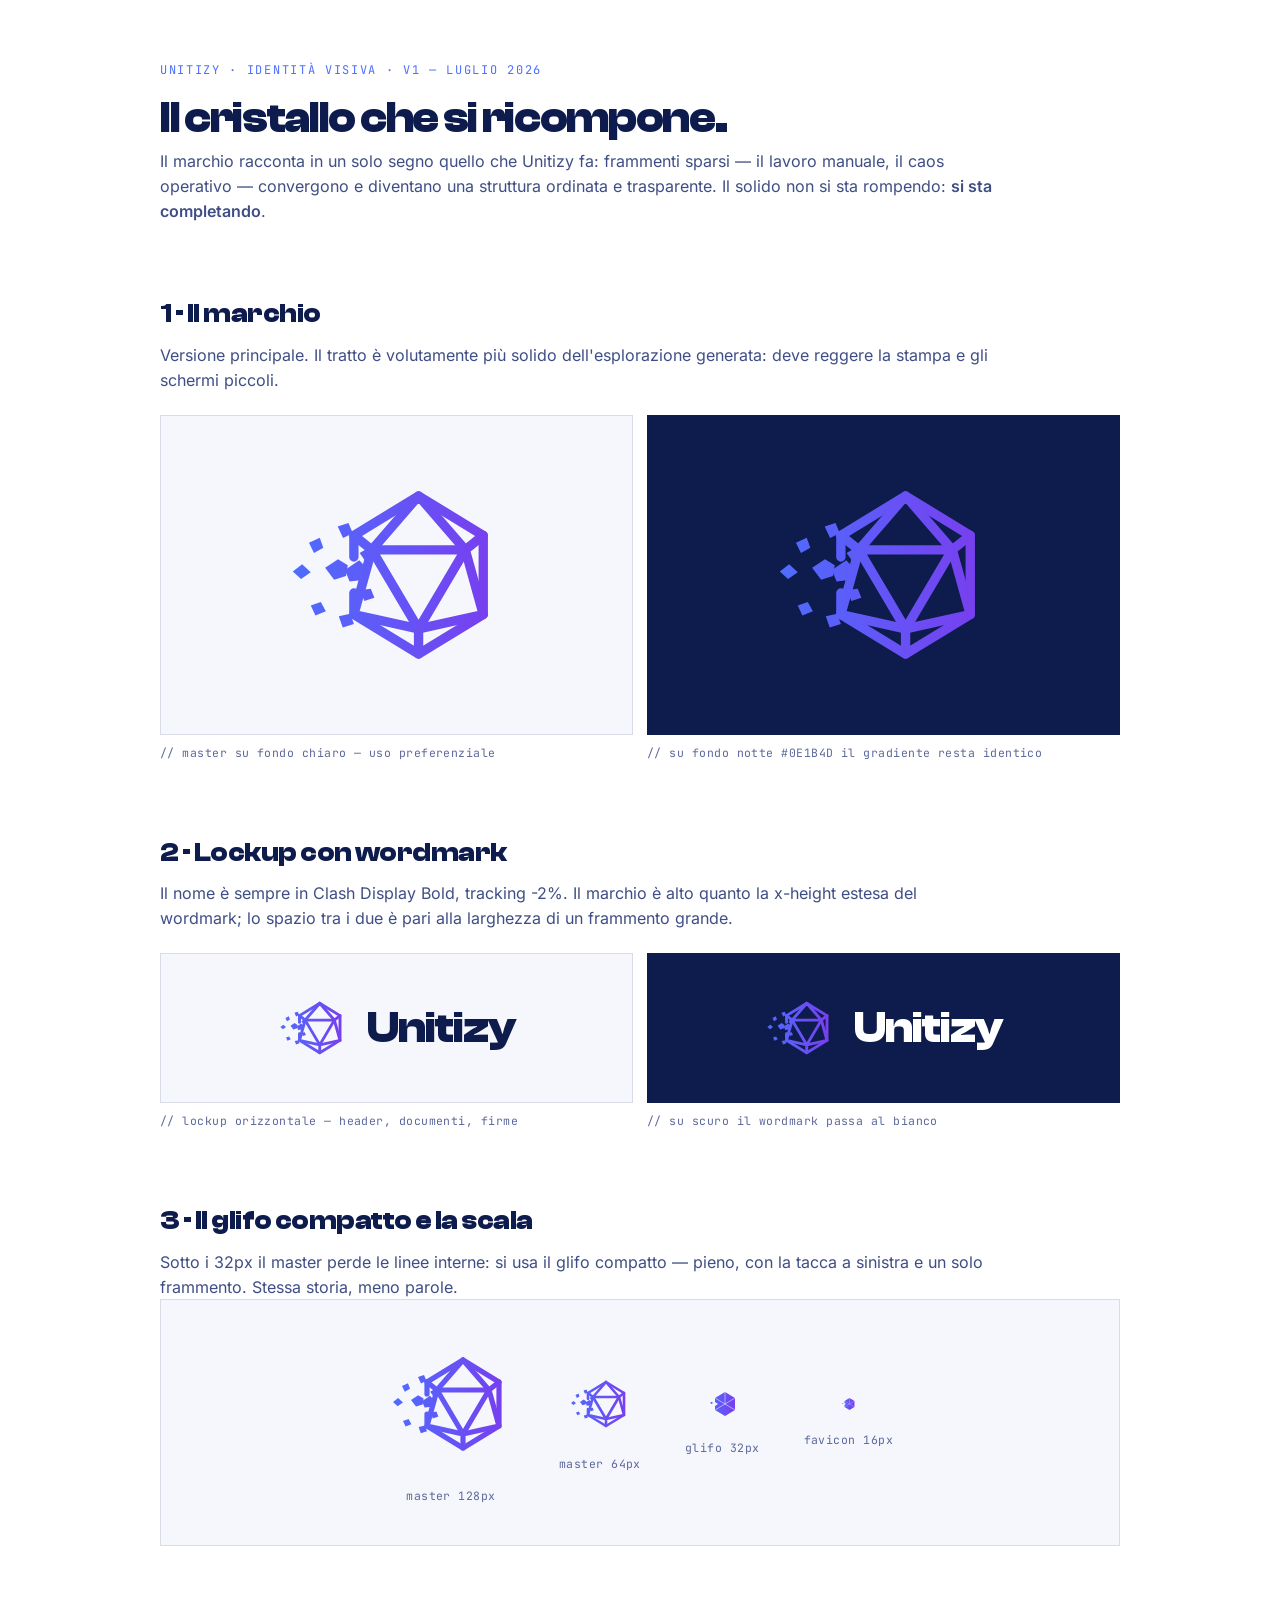
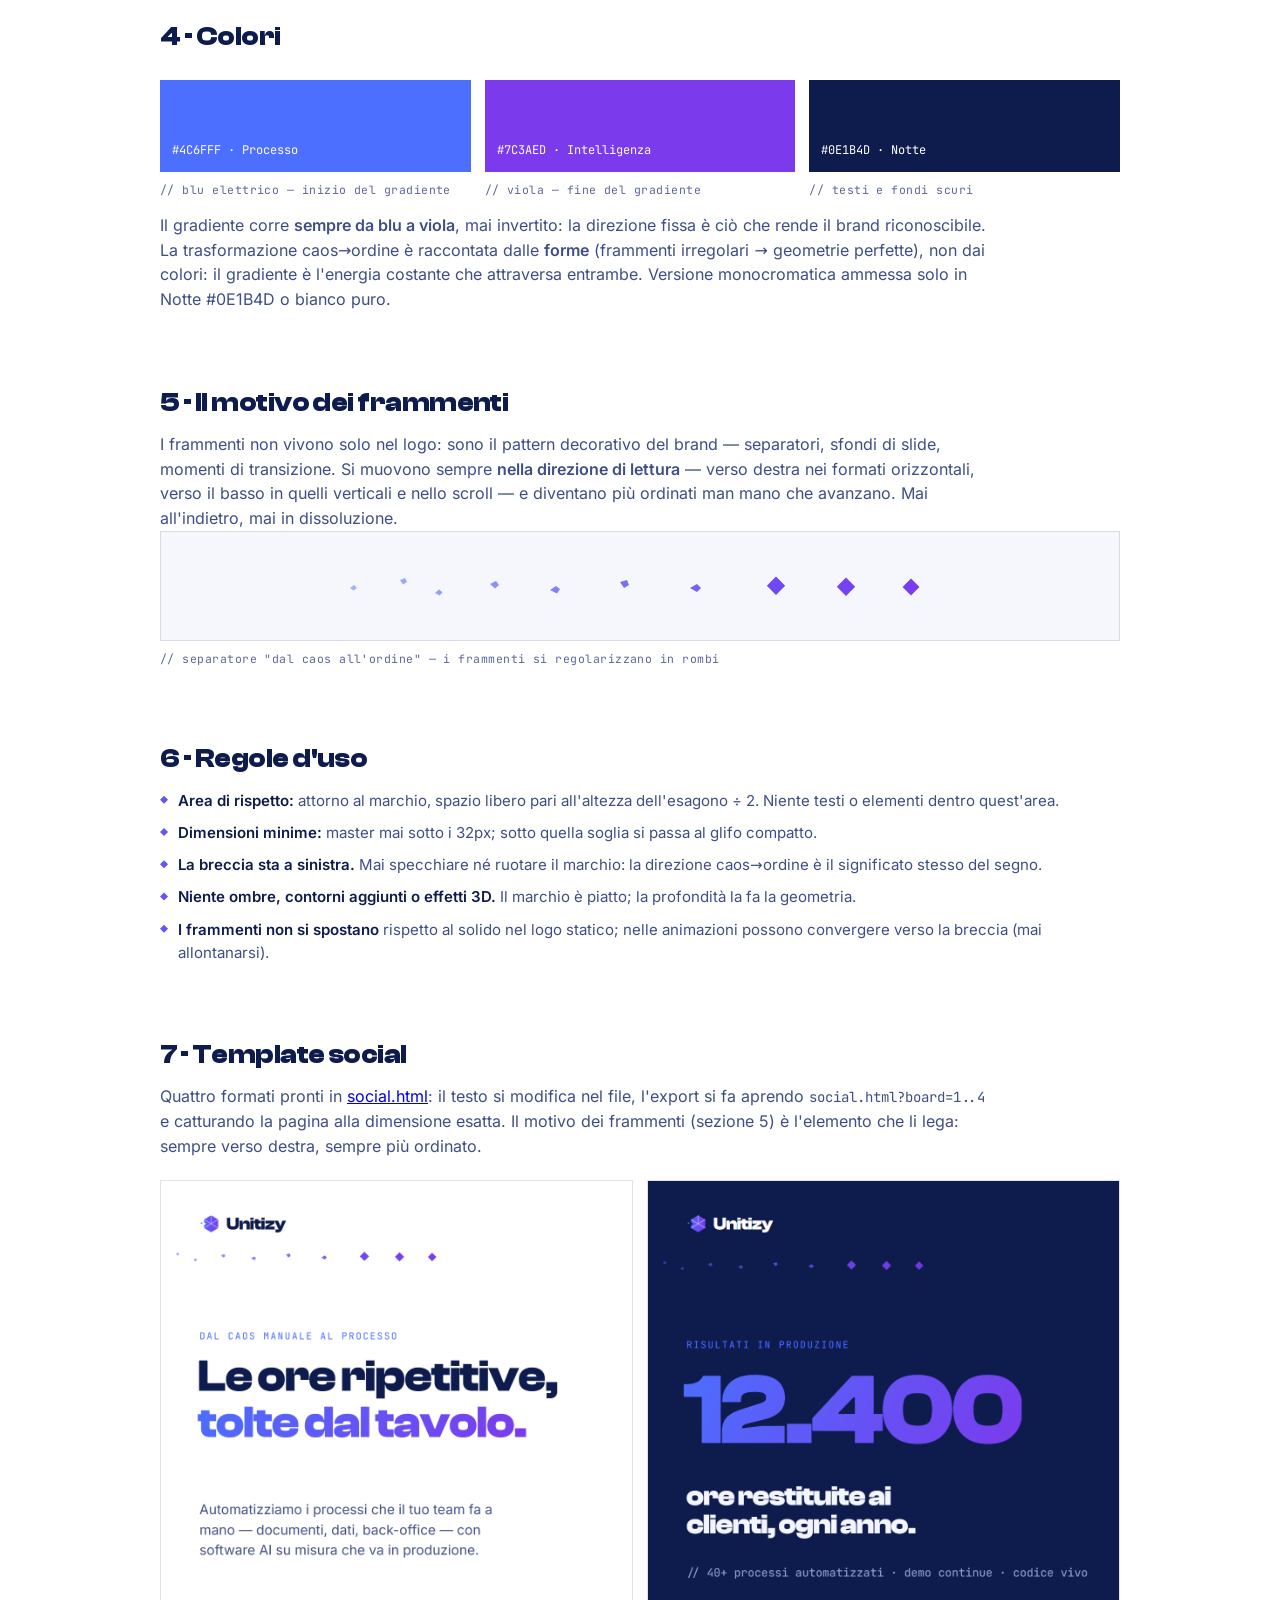
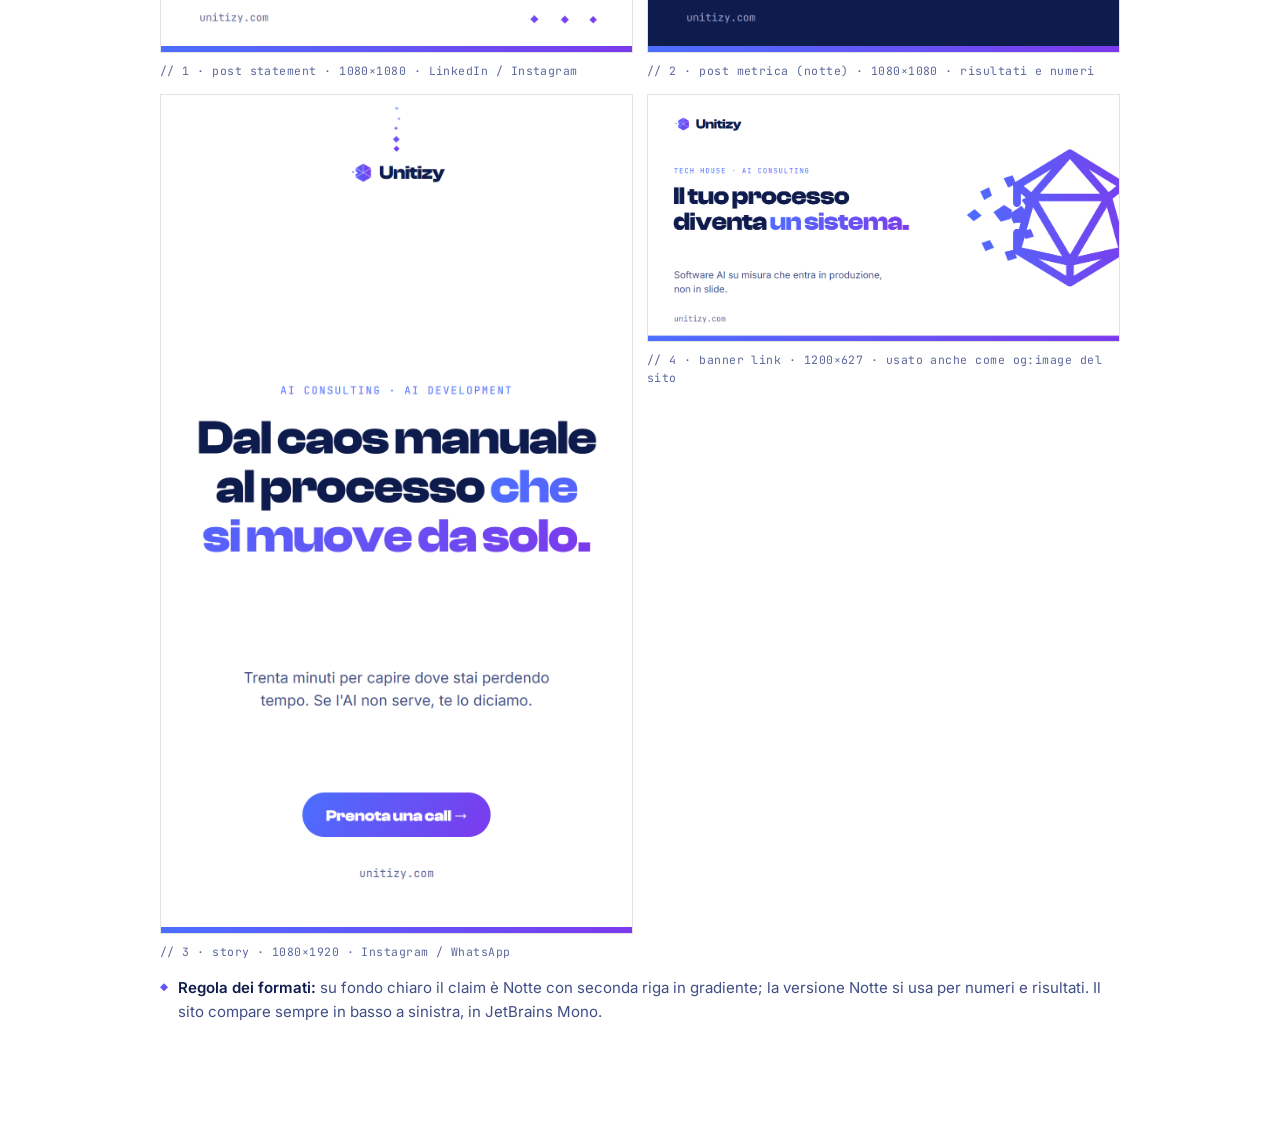
<file: brand.html>
<!DOCTYPE html>
<html lang="it">
<head>
<meta charset="utf-8">
<meta name="viewport" content="width=device-width, initial-scale=1">
<meta name="robots" content="noindex">
<title>Unitizy — Modello di identità visiva</title>
<style>
@font-face{font-family:'Inter';font-style:normal;font-weight:400;font-display:swap;src:url(vendor/fonts/inter-400.woff2) format('woff2')}
@font-face{font-family:'Inter';font-style:normal;font-weight:600;font-display:swap;src:url(vendor/fonts/inter-600.woff2) format('woff2')}
@font-face{font-family:'JetBrains Mono';font-style:normal;font-weight:400;font-display:swap;src:url(vendor/fonts/jetbrains-mono-400.woff2) format('woff2')}
@font-face{font-family:'Clash Display';font-style:normal;font-weight:500;font-display:swap;src:url(vendor/fonts/clash-display-500.woff2) format('woff2')}
@font-face{font-family:'Clash Display';font-style:normal;font-weight:700;font-display:swap;src:url(vendor/fonts/clash-display-700.woff2) format('woff2')}
:root{--bg:#fff;--surface:#F5F7FC;--line:rgba(14,27,77,.12);--tx:#0E1B4D;--mut:#3F4E85;--dim:#5C689C;--cy:#4C6FFF;--vi:#7C3AED;--grad:linear-gradient(120deg,#4C6FFF,#7C3AED);--dsp:'Clash Display',system-ui,sans-serif;--bd:'Inter',system-ui,sans-serif;--mo:'JetBrains Mono',ui-monospace,monospace}
*{box-sizing:border-box}
body{margin:0;background:var(--bg);color:var(--tx);font-family:var(--bd);-webkit-font-smoothing:antialiased;line-height:1.55}
main{max-width:1080px;margin:0 auto;padding:56px clamp(20px,5vw,60px) 90px}
h1{font-family:var(--dsp);font-weight:700;font-size:clamp(28px,4vw,44px);letter-spacing:-.03em;line-height:1.05;margin:14px 0 6px}
h2{font-family:var(--dsp);font-weight:700;font-size:clamp(20px,2.4vw,27px);letter-spacing:-.02em;margin:70px 0 6px}
.k{font-family:var(--mo);font-size:12px;letter-spacing:.14em;text-transform:uppercase;color:var(--cy)}
p.lead{color:var(--mut);max-width:52em;margin:8px 0 0}
.card{border:1px solid var(--line);background:var(--surface);padding:28px;display:flex;align-items:center;justify-content:center}
.dark{background:#0E1B4D}
.grid2{display:grid;grid-template-columns:1fr 1fr;gap:14px;margin-top:22px}
.grid3{display:grid;grid-template-columns:repeat(3,1fr);gap:14px;margin-top:22px}
.cap{font-family:var(--mo);font-size:11.5px;color:var(--dim);margin-top:9px;letter-spacing:.04em}
.sw{height:92px;display:flex;align-items:flex-end;padding:12px;color:#fff;font-family:var(--mo);font-size:12px}
.rule{display:flex;gap:10px;align-items:flex-start;margin:9px 0;color:var(--mut);font-size:15px}
.rule b{color:var(--tx)}
.dot{flex:none;margin-top:7px;width:8px;height:8px;background:var(--grad);clip-path:polygon(50% 0,100% 50%,50% 100%,0 50%)}
@media(max-width:720px){.grid2,.grid3{grid-template-columns:1fr}}
</style>
</head>
<body>
<main>
<span class="k">Unitizy · Identità visiva · v1 — luglio 2026</span>
<h1>Il cristallo che si ricompone.</h1>
<p class="lead">Il marchio racconta in un solo segno quello che Unitizy fa: frammenti sparsi — il lavoro manuale, il caos operativo — convergono e diventano una struttura ordinata e trasparente. Il solido non si sta rompendo: <b>si sta completando</b>.</p>

<!-- ══════════ MASTER ══════════ -->
<h2>1 · Il marchio</h2>
<p class="lead">Versione principale. Il tratto è volutamente più solido dell'esplorazione generata: deve reggere la stampa e gli schermi piccoli.</p>

<div class="grid2">
  <div>
    <div class="card" style="padding:44px"><svg width="230" height="230" viewBox="0 0 64 64" role="img" aria-label="Marchio Unitizy"><use href="assets/brand/marks.svg#mark"/></svg></div>
    <div class="cap">// master su fondo chiaro — uso preferenziale</div>
  </div>
  <div>
    <div class="card dark" style="padding:44px"><svg width="230" height="230" viewBox="0 0 64 64"><use href="assets/brand/marks.svg#mark"/></svg></div>
    <div class="cap">// su fondo notte #0E1B4D il gradiente resta identico</div>
  </div>
</div>

<!-- ══════════ LOCKUP ══════════ -->
<h2>2 · Lockup con wordmark</h2>
<p class="lead">Il nome è sempre in Clash Display Bold, tracking -2%. Il marchio è alto quanto la x-height estesa del wordmark; lo spazio tra i due è pari alla larghezza di un frammento grande.</p>
<div class="grid2">
  <div>
    <div class="card" style="gap:18px;padding:38px">
      <svg width="72" height="72" viewBox="0 0 64 64"><use href="assets/brand/marks.svg#mark"/></svg>
      <span style="font-family:var(--dsp);font-weight:700;font-size:44px;letter-spacing:-.02em">Unitizy</span>
    </div>
    <div class="cap">// lockup orizzontale — header, documenti, firme</div>
  </div>
  <div>
    <div class="card dark" style="gap:18px;padding:38px">
      <svg width="72" height="72" viewBox="0 0 64 64"><use href="assets/brand/marks.svg#mark"/></svg>
      <span style="font-family:var(--dsp);font-weight:700;font-size:44px;letter-spacing:-.02em;color:#fff">Unitizy</span>
    </div>
    <div class="cap">// su scuro il wordmark passa al bianco</div>
  </div>
</div>

<!-- ══════════ SCALA ══════════ -->
<h2>3 · Il glifo compatto e la scala</h2>
<p class="lead">Sotto i 32px il master perde le linee interne: si usa il glifo compatto — pieno, con la tacca a sinistra e un solo frammento. Stessa storia, meno parole.</p>
<div class="card" style="gap:44px;padding:40px;flex-wrap:wrap">
  <span style="display:flex;flex-direction:column;align-items:center;gap:10px"><svg width="128" height="128" viewBox="0 0 64 64"><use href="assets/brand/marks.svg#mark"/></svg><span class="cap">master 128px</span></span>
  <span style="display:flex;flex-direction:column;align-items:center;gap:10px"><svg width="64" height="64" viewBox="0 0 64 64"><use href="assets/brand/marks.svg#mark"/></svg><span class="cap">master 64px</span></span>
  <span style="display:flex;flex-direction:column;align-items:center;gap:10px"><svg width="32" height="32" viewBox="0 0 64 64"><use href="assets/brand/marks.svg#glyph"/></svg><span class="cap">glifo 32px</span></span>
  <span style="display:flex;flex-direction:column;align-items:center;gap:10px"><svg width="16" height="16" viewBox="0 0 64 64"><use href="assets/brand/marks.svg#glyph"/></svg><span class="cap">favicon 16px</span></span>
</div>

<!-- ══════════ COLORI ══════════ -->
<h2>4 · Colori</h2>
<div class="grid3">
  <div><div class="sw" style="background:#4C6FFF">#4C6FFF · Processo</div><div class="cap">// blu elettrico — inizio del gradiente</div></div>
  <div><div class="sw" style="background:#7C3AED">#7C3AED · Intelligenza</div><div class="cap">// viola — fine del gradiente</div></div>
  <div><div class="sw" style="background:#0E1B4D">#0E1B4D · Notte</div><div class="cap">// testi e fondi scuri</div></div>
</div>
<p class="lead" style="margin-top:14px">Il gradiente corre <b>sempre da blu a viola</b>, mai invertito: la direzione fissa è ciò che rende il brand riconoscibile. La trasformazione caos→ordine è raccontata dalle <b>forme</b> (frammenti irregolari → geometrie perfette), non dai colori: il gradiente è l'energia costante che attraversa entrambe. Versione monocromatica ammessa solo in Notte #0E1B4D o bianco puro.</p>

<!-- ══════════ MOTIF ══════════ -->
<h2>5 · Il motivo dei frammenti</h2>
<p class="lead">I frammenti non vivono solo nel logo: sono il pattern decorativo del brand — separatori, sfondi di slide, momenti di transizione. Si muovono sempre <b>nella direzione di lettura</b> — verso destra nei formati orizzontali, verso il basso in quelli verticali e nello scroll — e diventano più ordinati man mano che avanzano. Mai all'indietro, mai in dissoluzione.</p>
<div class="card" style="padding:34px">
  <svg width="100%" height="40" viewBox="0 0 600 40" preserveAspectRatio="xMidYMid meet"><use href="assets/brand/marks.svg#flow"/></svg>
</div>
<div class="cap">// separatore "dal caos all'ordine" — i frammenti si regolarizzano in rombi</div>

<!-- ══════════ REGOLE ══════════ -->
<h2>6 · Regole d'uso</h2>
<div class="rule"><span class="dot"></span><span><b>Area di rispetto:</b> attorno al marchio, spazio libero pari all'altezza dell'esagono ÷ 2. Niente testi o elementi dentro quest'area.</span></div>
<div class="rule"><span class="dot"></span><span><b>Dimensioni minime:</b> master mai sotto i 32px; sotto quella soglia si passa al glifo compatto.</span></div>
<div class="rule"><span class="dot"></span><span><b>La breccia sta a sinistra.</b> Mai specchiare né ruotare il marchio: la direzione caos→ordine è il significato stesso del segno.</span></div>
<div class="rule"><span class="dot"></span><span><b>Niente ombre, contorni aggiunti o effetti 3D.</b> Il marchio è piatto; la profondità la fa la geometria.</span></div>
<div class="rule"><span class="dot"></span><span><b>I frammenti non si spostano</b> rispetto al solido nel logo statico; nelle animazioni possono convergere verso la breccia (mai allontanarsi).</span></div>

<!-- ══════════ TEMPLATE SOCIAL ══════════ -->
<h2>7 · Template social</h2>
<p class="lead">Quattro formati pronti in <a href="social.html">social.html</a>: il testo si modifica nel file, l'export si fa aprendo <span style="font-family:var(--mo);font-size:14px">social.html?board=1..4</span> e catturando la pagina alla dimensione esatta. Il motivo dei frammenti (sezione 5) è l'elemento che li lega: sempre verso destra, sempre più ordinato.</p>
<div class="grid2">
  <div><a href="social.html?board=1"><img src="assets/social/unitizy-social-post-statement.png" alt="Post statement 1080×1080" style="width:100%;display:block;border:1px solid var(--line)"></a><div class="cap">// 1 · post statement · 1080×1080 · LinkedIn / Instagram</div></div>
  <div><a href="social.html?board=2"><img src="assets/social/unitizy-social-post-metrica.png" alt="Post metrica 1080×1080" style="width:100%;display:block;border:1px solid var(--line)"></a><div class="cap">// 2 · post metrica (notte) · 1080×1080 · risultati e numeri</div></div>
  <div><a href="social.html?board=3"><img src="assets/social/unitizy-social-story.png" alt="Story 1080×1920" style="width:100%;display:block;border:1px solid var(--line)"></a><div class="cap">// 3 · story · 1080×1920 · Instagram / WhatsApp</div></div>
  <div><a href="social.html?board=4"><img src="assets/social/unitizy-social-banner-link.png" alt="Banner link 1200×627" style="width:100%;display:block;border:1px solid var(--line)"></a><div class="cap">// 4 · banner link · 1200×627 · usato anche come og:image del sito</div></div>
</div>
<div class="rule" style="margin-top:16px"><span class="dot"></span><span><b>Regola dei formati:</b> su fondo chiaro il claim è Notte con seconda riga in gradiente; la versione Notte si usa per numeri e risultati. Il sito compare sempre in basso a sinistra, in JetBrains Mono.</span></div>
</main>
</body>
</html>
</file>
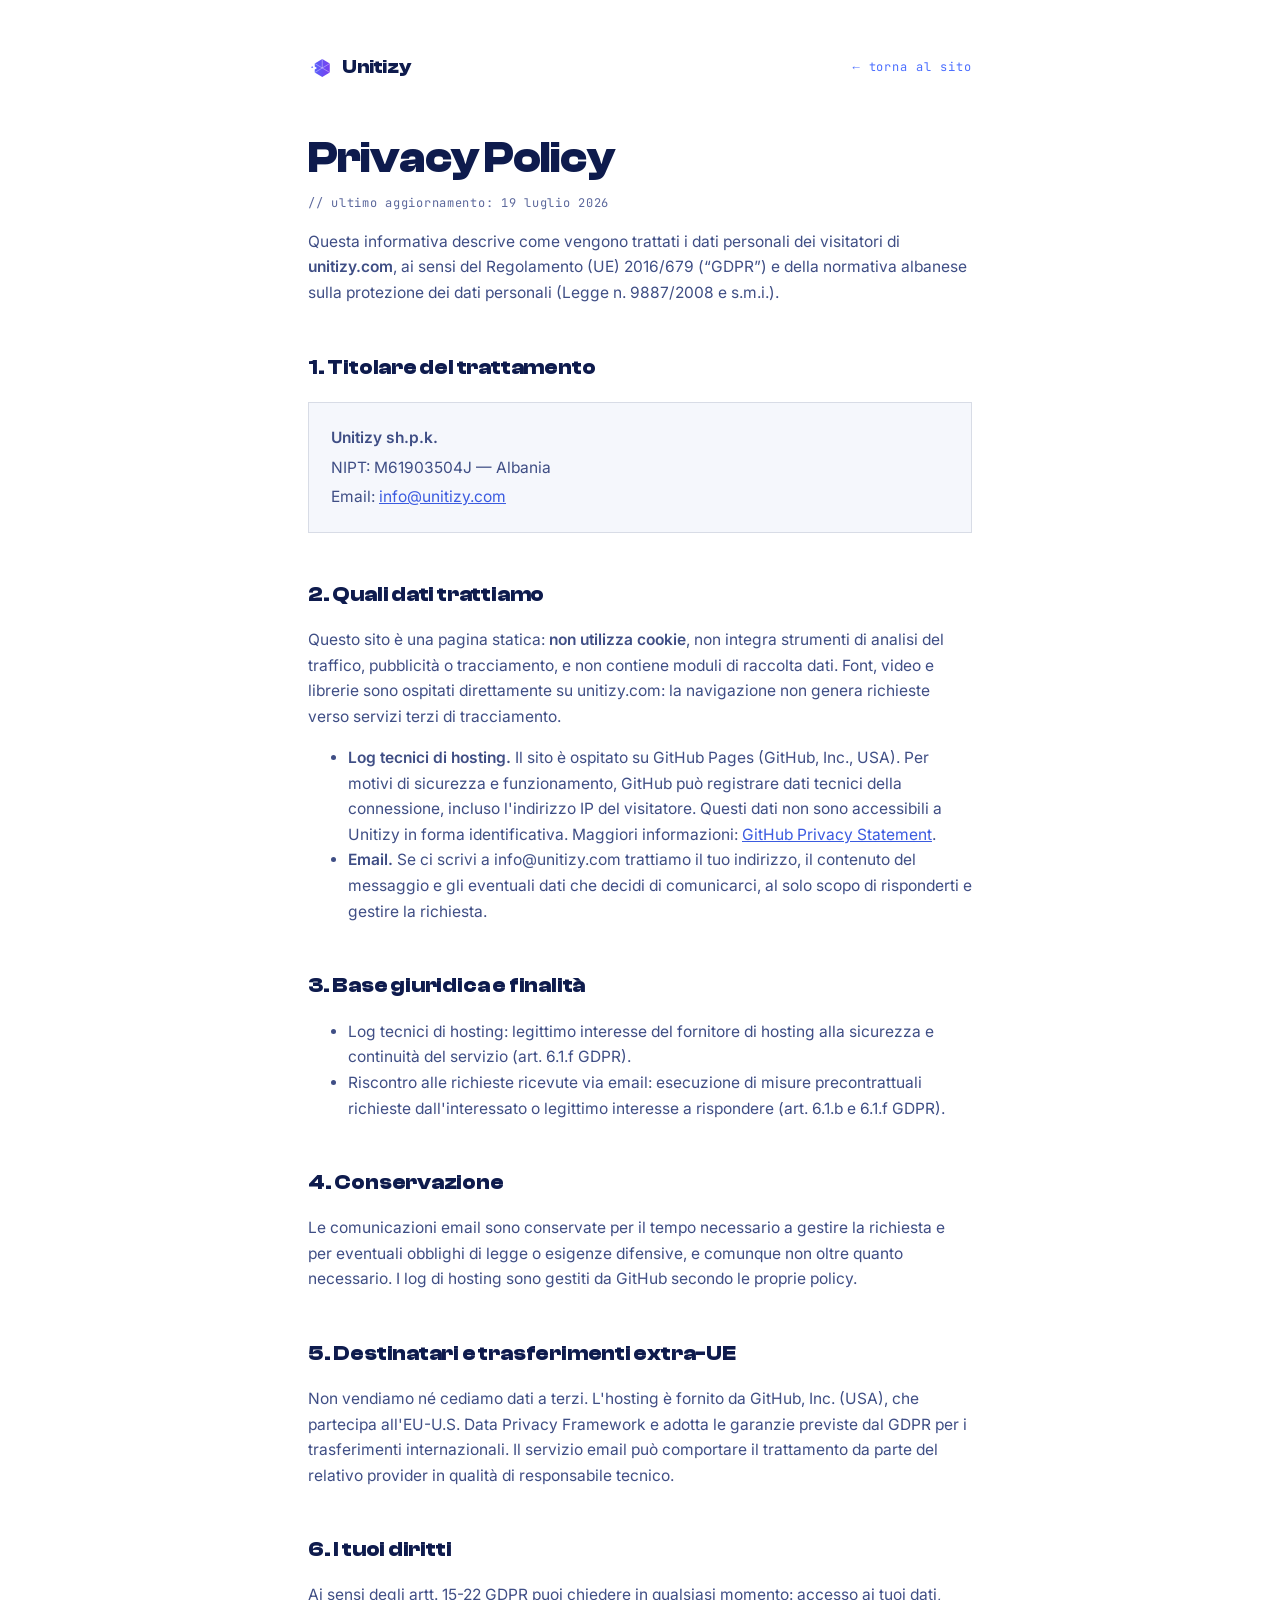
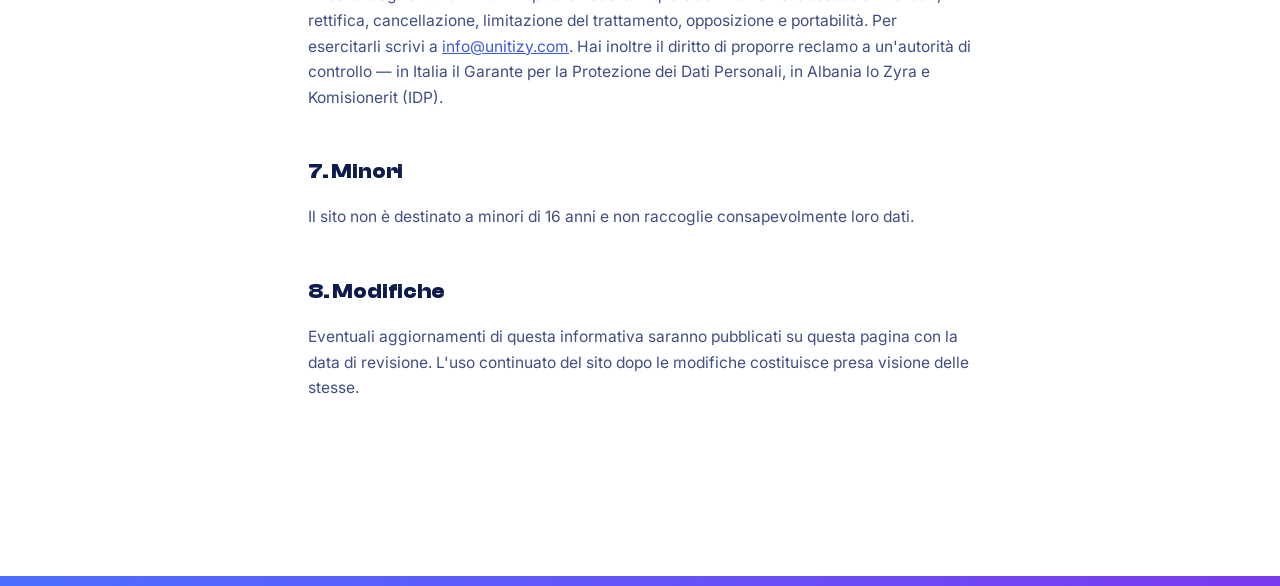
<file: privacy.html>
<!DOCTYPE html>
<html lang="it">
<head>
<meta charset="utf-8">
<meta name="viewport" content="width=device-width, initial-scale=1">
<title>Privacy Policy — Unitizy</title>
<meta name="description" content="Informativa sulla privacy di unitizy.com — Unitizy sh.p.k.">
<link rel="icon" href="data:image/svg+xml,%3Csvg xmlns='http://www.w3.org/2000/svg' viewBox='0 0 64 64'%3E%3Cdefs%3E%3ClinearGradient id='g' gradientUnits='userSpaceOnUse' x1='0' y1='32' x2='64' y2='32'%3E%3Cstop offset='0' stop-color='%234C6FFF'/%3E%3Cstop offset='1' stop-color='%237C3AED'/%3E%3C/linearGradient%3E%3C/defs%3E%3Cpath d='M38 8 L58 20 V44 L38 56 L18 44 V36 L24 32 L18 28 V20 Z' fill='url(%23g)'/%3E%3Cpath d='M38 8 V32 M38 32 L18 44 M38 32 L58 44 M38 32 L18 20 M38 32 L58 20' stroke='white' stroke-opacity='.5' stroke-width='2' fill='none'/%3E%3Cpath d='M8 30l3.4-2.4 2.6 2.4-3 2.2z' fill='url(%23g)'/%3E%3C/svg%3E">
<style>
@font-face{font-family:'Clash Display';font-style:normal;font-weight:700;font-display:swap;src:url(vendor/fonts/clash-display-700.woff2) format('woff2')}
@font-face{font-family:'Inter';font-style:normal;font-weight:400;font-display:swap;src:url(vendor/fonts/inter-400.woff2) format('woff2')}
@font-face{font-family:'Inter';font-style:normal;font-weight:600;font-display:swap;src:url(vendor/fonts/inter-600.woff2) format('woff2')}
@font-face{font-family:'JetBrains Mono';font-style:normal;font-weight:400;font-display:swap;src:url(vendor/fonts/jetbrains-mono-400.woff2) format('woff2')}
:root{--tx:#0E1B4D;--mut:#3F4E85;--dim:#5C689C;--cy:#4C6FFF;--line:rgba(14,27,77,.12);--grad:linear-gradient(120deg,#4C6FFF,#7C3AED)}
*{box-sizing:border-box}
body{margin:0;background:#fff;color:var(--tx);font-family:'Inter',system-ui,sans-serif;line-height:1.65;-webkit-font-smoothing:antialiased}
main{max-width:760px;margin:0 auto;padding:52px clamp(20px,5vw,48px) 90px}
.top{display:flex;align-items:center;justify-content:space-between;margin-bottom:52px}
.brand{display:flex;align-items:center;gap:10px;font-family:'Clash Display',sans-serif;font-weight:700;font-size:19px;letter-spacing:-.02em;color:var(--tx);text-decoration:none}
.back{font-family:'JetBrains Mono',monospace;font-size:12px;color:var(--cy);text-decoration:none;letter-spacing:.08em}
h1{font-family:'Clash Display',sans-serif;font-weight:700;font-size:clamp(30px,5vw,44px);letter-spacing:-.02em;line-height:1.05;margin:0 0 8px}
.upd{font-family:'JetBrains Mono',monospace;font-size:12px;color:var(--dim);letter-spacing:.06em}
h2{font-family:'Clash Display',sans-serif;font-weight:700;font-size:21px;letter-spacing:-.01em;margin:44px 0 10px}
p,li{color:var(--mut);font-size:15.5px}
a{color:#3B5BE0}
.box{border:1px solid var(--line);background:#F5F7FC;padding:18px 22px;margin:18px 0}
.box p{margin:4px 0}
.baseline{height:10px;background:var(--grad);margin-top:70px}
</style>
</head>
<body>
<main>
  <div class="top">
    <a class="brand" href="/"><svg width="24" height="24" viewBox="0 0 64 64" aria-hidden="true"><use href="assets/brand/marks.svg#glyph"/></svg>Unitizy</a>
    <a class="back" href="/">← torna al sito</a>
  </div>

  <h1>Privacy Policy</h1>
  <p class="upd">// ultimo aggiornamento: 19 luglio 2026</p>

  <p>Questa informativa descrive come vengono trattati i dati personali dei visitatori di <strong>unitizy.com</strong>, ai sensi del Regolamento (UE) 2016/679 (&ldquo;GDPR&rdquo;) e della normativa albanese sulla protezione dei dati personali (Legge n. 9887/2008 e s.m.i.).</p>

  <h2>1. Titolare del trattamento</h2>
  <div class="box">
    <p><strong>Unitizy sh.p.k.</strong></p>
    <p>NIPT: M61903504J — Albania</p>
    <p>Email: <a href="mailto:info@unitizy.com">info@unitizy.com</a></p>
  </div>

  <h2>2. Quali dati trattiamo</h2>
  <p>Questo sito è una pagina statica: <strong>non utilizza cookie</strong>, non integra strumenti di analisi del traffico, pubblicità o tracciamento, e non contiene moduli di raccolta dati. Font, video e librerie sono ospitati direttamente su unitizy.com: la navigazione non genera richieste verso servizi terzi di tracciamento.</p>
  <ul>
    <li><strong>Log tecnici di hosting.</strong> Il sito è ospitato su GitHub Pages (GitHub, Inc., USA). Per motivi di sicurezza e funzionamento, GitHub può registrare dati tecnici della connessione, incluso l'indirizzo IP del visitatore. Questi dati non sono accessibili a Unitizy in forma identificativa. Maggiori informazioni: <a href="https://docs.github.com/en/site-policy/privacy-policies/github-general-privacy-statement" rel="noopener">GitHub Privacy Statement</a>.</li>
    <li><strong>Email.</strong> Se ci scrivi a info@unitizy.com trattiamo il tuo indirizzo, il contenuto del messaggio e gli eventuali dati che decidi di comunicarci, al solo scopo di risponderti e gestire la richiesta.</li>
  </ul>

  <h2>3. Base giuridica e finalità</h2>
  <ul>
    <li>Log tecnici di hosting: legittimo interesse del fornitore di hosting alla sicurezza e continuità del servizio (art. 6.1.f GDPR).</li>
    <li>Riscontro alle richieste ricevute via email: esecuzione di misure precontrattuali richieste dall'interessato o legittimo interesse a rispondere (art. 6.1.b e 6.1.f GDPR).</li>
  </ul>

  <h2>4. Conservazione</h2>
  <p>Le comunicazioni email sono conservate per il tempo necessario a gestire la richiesta e per eventuali obblighi di legge o esigenze difensive, e comunque non oltre quanto necessario. I log di hosting sono gestiti da GitHub secondo le proprie policy.</p>

  <h2>5. Destinatari e trasferimenti extra-UE</h2>
  <p>Non vendiamo né cediamo dati a terzi. L'hosting è fornito da GitHub, Inc. (USA), che partecipa all'EU-U.S. Data Privacy Framework e adotta le garanzie previste dal GDPR per i trasferimenti internazionali. Il servizio email può comportare il trattamento da parte del relativo provider in qualità di responsabile tecnico.</p>

  <h2>6. I tuoi diritti</h2>
  <p>Ai sensi degli artt. 15-22 GDPR puoi chiedere in qualsiasi momento: accesso ai tuoi dati, rettifica, cancellazione, limitazione del trattamento, opposizione e portabilità. Per esercitarli scrivi a <a href="mailto:info@unitizy.com">info@unitizy.com</a>. Hai inoltre il diritto di proporre reclamo a un'autorità di controllo — in Italia il Garante per la Protezione dei Dati Personali, in Albania lo Zyra e Komisionerit (IDP).</p>

  <h2>7. Minori</h2>
  <p>Il sito non è destinato a minori di 16 anni e non raccoglie consapevolmente loro dati.</p>

  <h2>8. Modifiche</h2>
  <p>Eventuali aggiornamenti di questa informativa saranno pubblicati su questa pagina con la data di revisione. L'uso continuato del sito dopo le modifiche costituisce presa visione delle stesse.</p>
</main>
<div class="baseline"></div>
</body>
</html>
</file>
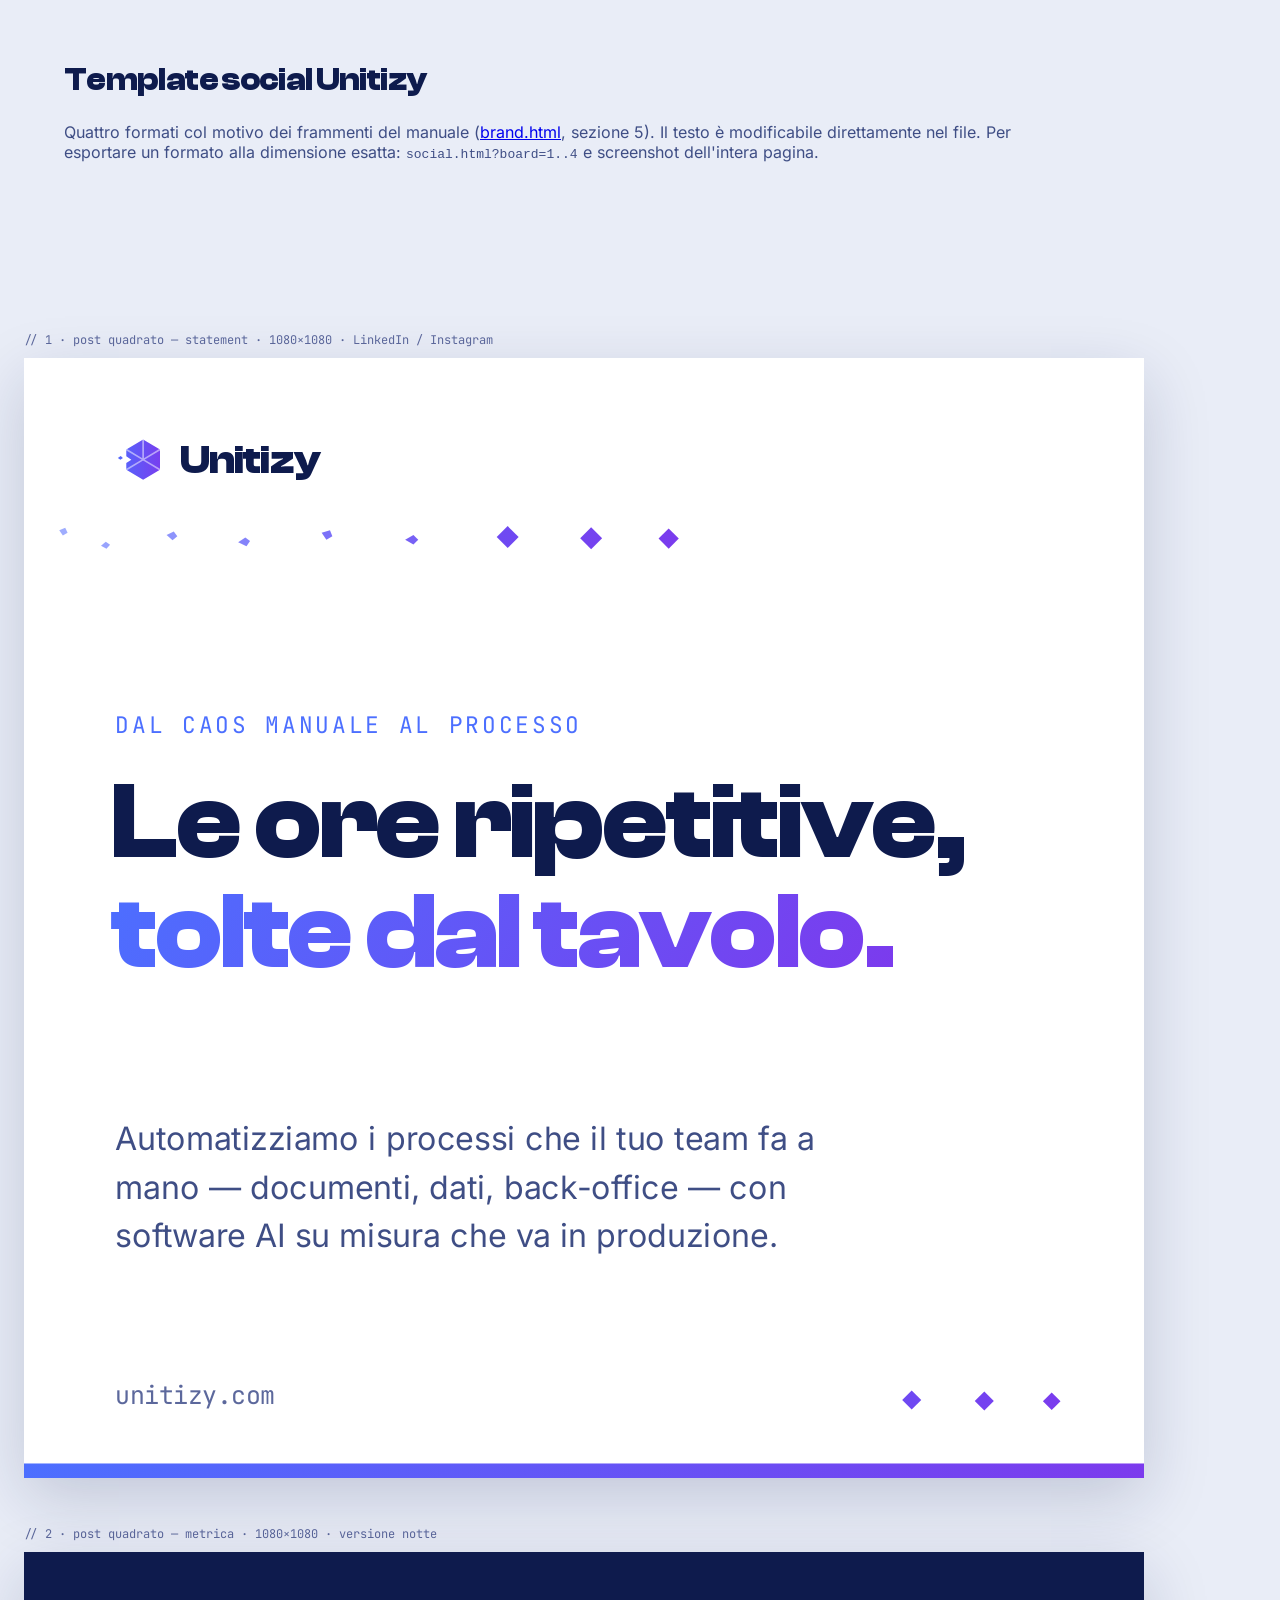
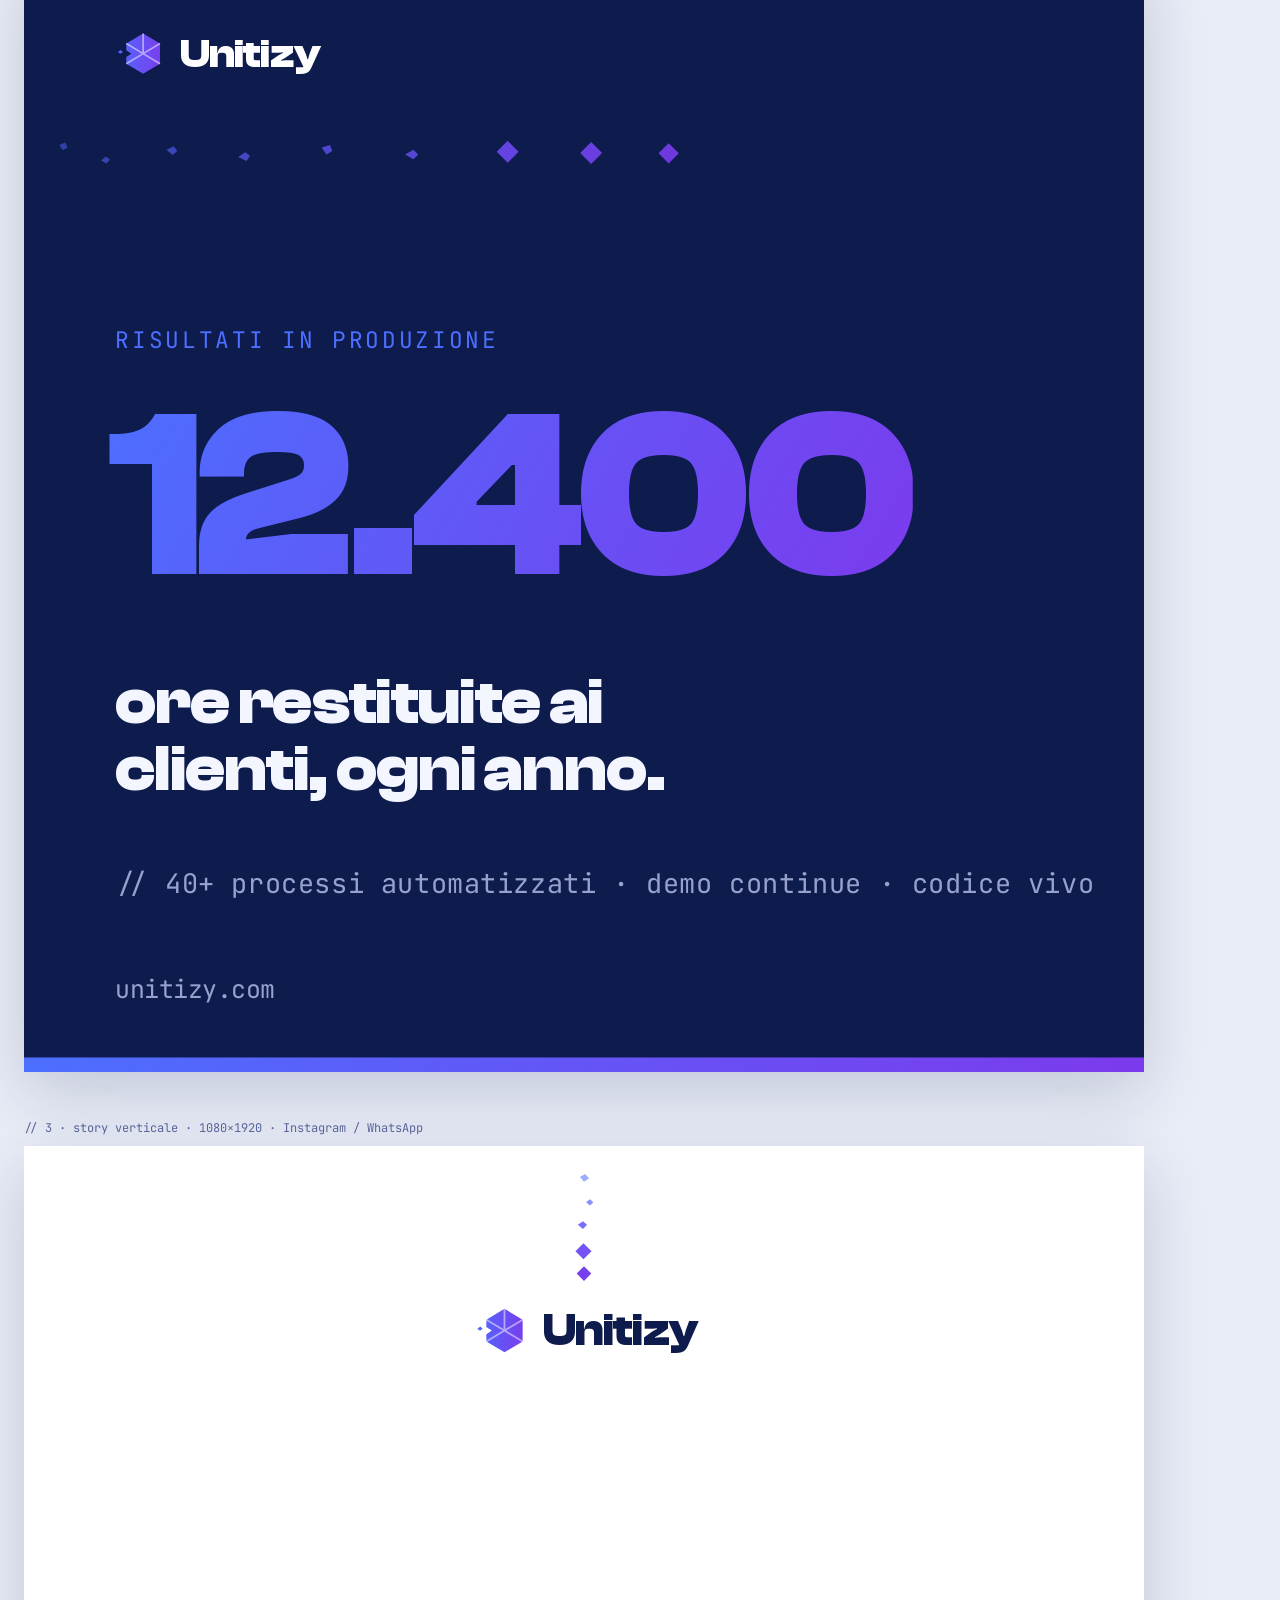
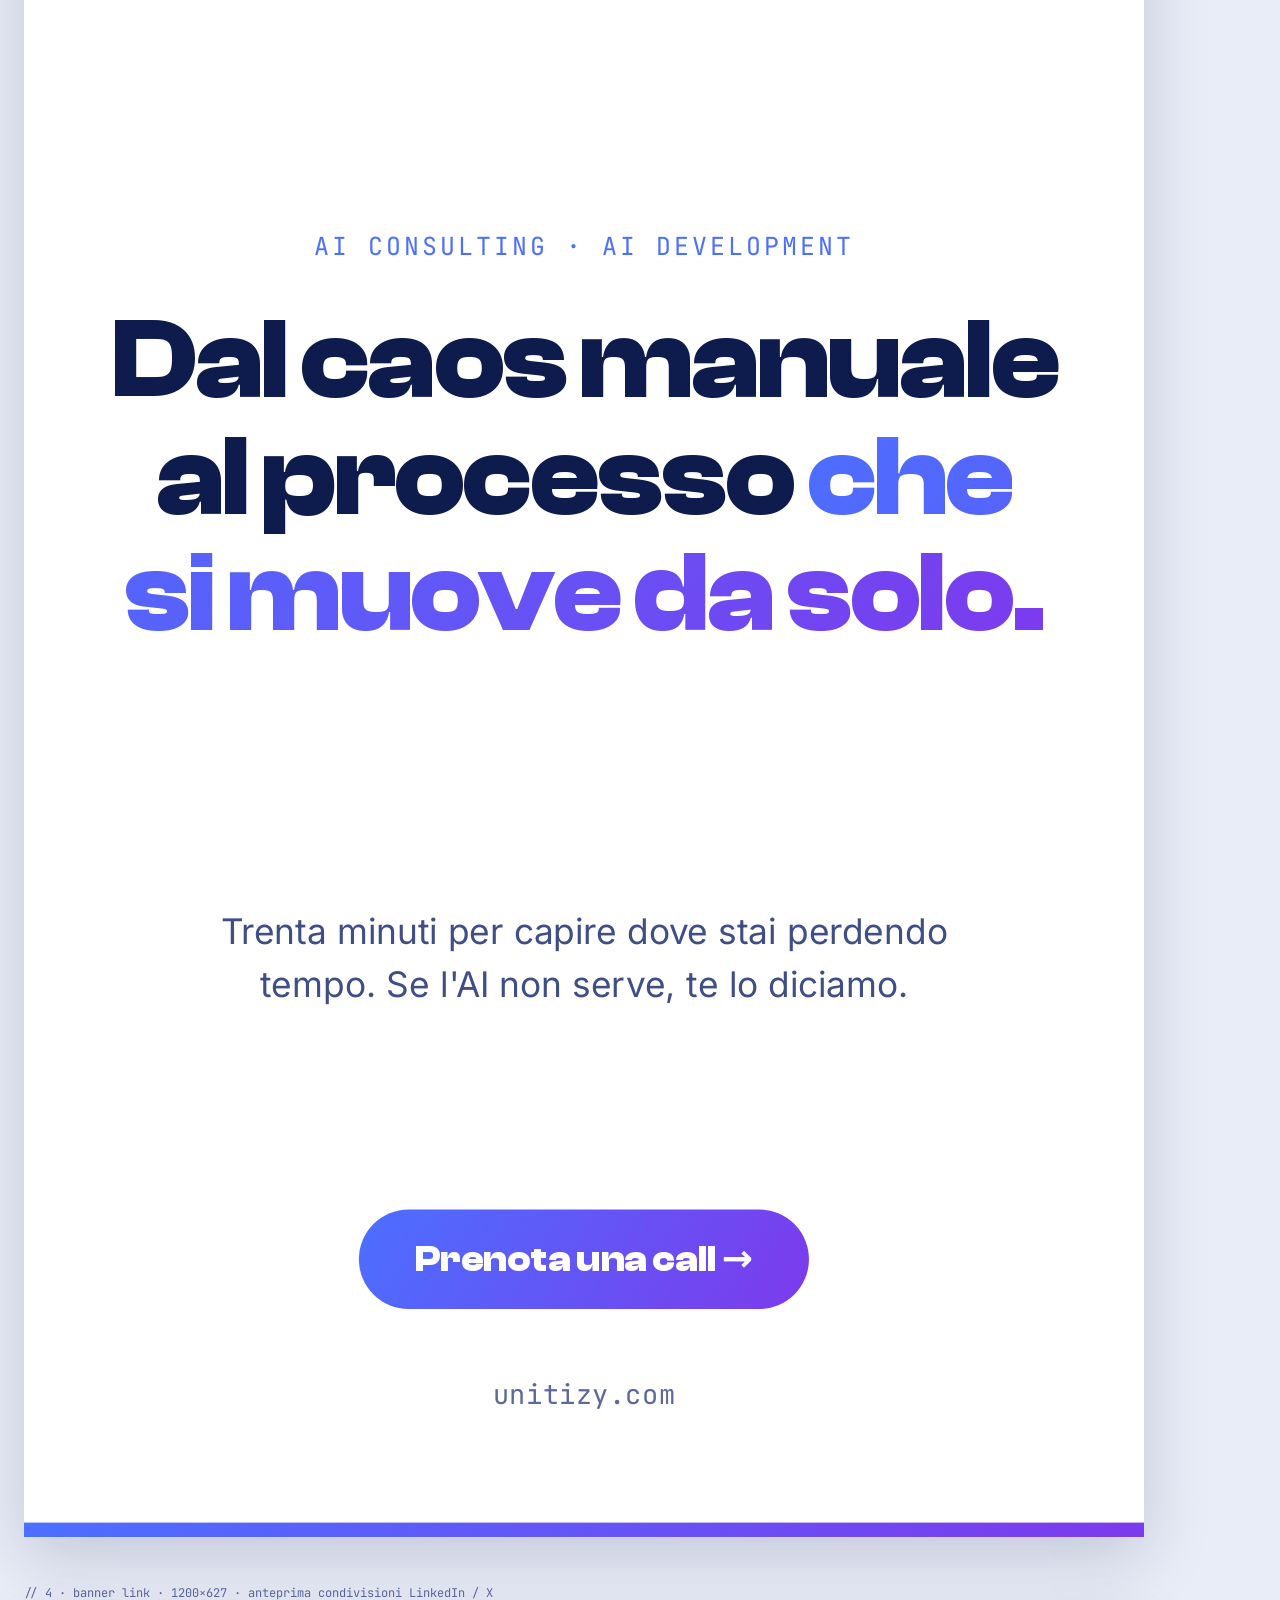
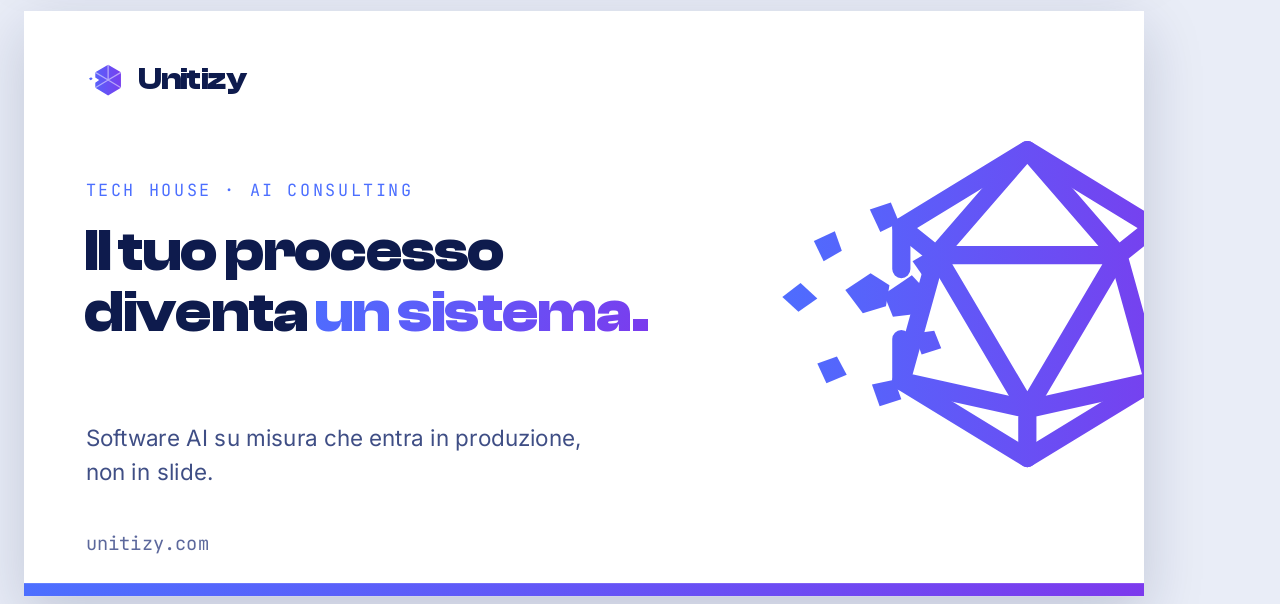
<file: social.html>
<!DOCTYPE html>
<html lang="it">
<head>
<meta charset="utf-8">
<meta name="viewport" content="width=device-width, initial-scale=1">
<meta name="robots" content="noindex">
<title>Unitizy — Template social</title>
<style>
@font-face{font-family:'Clash Display';font-style:normal;font-weight:500;font-display:swap;src:url(vendor/fonts/clash-display-500.woff2) format('woff2')}
@font-face{font-family:'Clash Display';font-style:normal;font-weight:700;font-display:swap;src:url(vendor/fonts/clash-display-700.woff2) format('woff2')}
@font-face{font-family:'Inter';font-style:normal;font-weight:400;font-display:swap;src:url(vendor/fonts/inter-400.woff2) format('woff2')}
@font-face{font-family:'JetBrains Mono';font-style:normal;font-weight:400;font-display:swap;src:url(vendor/fonts/jetbrains-mono-400.woff2) format('woff2')}
:root{--tx:#0E1B4D;--mut:#3F4E85;--dim:#5C689C;--cy:#4C6FFF;--vi:#7C3AED;--grad:linear-gradient(120deg,#4C6FFF,#7C3AED);--dsp:'Clash Display',system-ui,sans-serif;--bd:'Inter',system-ui,sans-serif;--mo:'JetBrains Mono',ui-monospace,monospace}
*{box-sizing:border-box}
body{margin:0;background:#E9EDF7;font-family:var(--bd);color:var(--tx)}
/* — galleria di anteprima (vista di default) — */
.wrap{max-width:1200px;margin:0 auto;padding:40px 24px 80px}
.wrap h1{font-family:var(--dsp);font-weight:700;letter-spacing:-.02em}
.wrap p{color:var(--mut);max-width:60em}
.prev{margin:34px 0}
.prev .cap{font-family:var(--mo);font-size:12px;color:var(--dim);margin-bottom:10px}
.scale{transform-origin:top left;box-shadow:0 20px 60px rgba(14,27,77,.18)}
/* — artboard — */
.board{position:relative;overflow:hidden;background:#fff;font-family:var(--bd);flex:none}
.b-sq{width:1080px;height:1080px}
.b-st{width:1080px;height:1920px}
.b-ln{width:1200px;height:627px}
.board .brand{position:absolute;display:flex;align-items:center;gap:14px;font-family:var(--dsp);font-weight:700;letter-spacing:-.02em}
.board .k{font-family:var(--mo);letter-spacing:.14em;text-transform:uppercase;color:var(--cy)}
.board .claim{font-family:var(--dsp);font-weight:700;letter-spacing:-.02em;line-height:1.02;text-wrap:balance}
.board .grad-tx{background:var(--grad);-webkit-background-clip:text;background-clip:text;color:transparent}
.board .baseline{position:absolute;left:0;right:0;bottom:0;height:14px;background:var(--grad)}
.board .site{position:absolute;font-family:var(--mo);color:var(--dim)}
.dark{background:#0E1B4D;color:#F4F6FF}
.dark .site{color:#97A1CC}
</style>
</head>
<body>


<div class="wrap" id="gallery-intro">
<h1>Template social Unitizy</h1>
<p>Quattro formati col motivo dei frammenti del manuale (<a href="brand.html">brand.html</a>, sezione 5). Il testo è modificabile direttamente nel file. Per esportare un formato alla dimensione esatta: <code>social.html?board=1..4</code> e screenshot dell'intera pagina.</p>
</div>

<!-- ═══ 1 · POST QUADRATO — STATEMENT (chiaro) 1080×1080 ═══ -->
<div class="prev wrap" data-w="1080"><div class="cap">// 1 · post quadrato — statement · 1080×1080 · LinkedIn / Instagram</div>
<div class="board b-sq" id="board-1">
  <svg style="position:absolute;left:-40px;top:150px" width="700" height="46" viewBox="0 0 600 40"><use href="assets/brand/marks.svg#flow"/></svg>
  <div class="brand" style="left:84px;top:72px;font-size:40px"><svg width="52" height="52" viewBox="0 0 64 64"><use href="assets/brand/marks.svg#glyph"/></svg>Unitizy</div>
  <span class="k" style="position:absolute;left:88px;top:340px;font-size:22px">Dal caos manuale al processo</span>
  <div class="claim" style="position:absolute;left:84px;top:395px;width:900px;font-size:104px">Le ore ripetitive, <span class="grad-tx">tolte dal tavolo.</span></div>
  <div style="position:absolute;left:88px;top:730px;width:760px;font-size:31px;line-height:1.5;color:var(--mut)">Automatizziamo i processi che il tuo team fa a mano — documenti, dati, back-office — con software AI su misura che va in produzione.</div>
  <span class="site" style="left:88px;bottom:64px;font-size:24px">unitizy.com</span>
  <svg style="position:absolute;right:60px;bottom:52px" width="220" height="46" viewBox="380 0 220 40"><use href="assets/brand/marks.svg#flow"/></svg>
  <div class="baseline"></div>
</div></div>

<!-- ═══ 2 · POST QUADRATO — METRICA (scuro) 1080×1080 ═══ -->
<div class="prev wrap" data-w="1080"><div class="cap">// 2 · post quadrato — metrica · 1080×1080 · versione notte</div>
<div class="board b-sq dark" id="board-2">
  <svg style="position:absolute;left:-40px;top:170px;opacity:.9" width="700" height="46" viewBox="0 0 600 40"><use href="assets/brand/marks.svg#flow"/></svg>
  <div class="brand" style="left:84px;top:72px;font-size:40px;color:#fff"><svg width="52" height="52" viewBox="0 0 64 64"><use href="assets/brand/marks.svg#glyph"/></svg>Unitizy</div>
  <span class="k" style="position:absolute;left:88px;top:360px;font-size:22px">Risultati in produzione</span>
  <div class="claim grad-tx" style="position:absolute;left:80px;top:410px;font-size:230px;letter-spacing:-.03em">12.400</div>
  <div class="claim" style="position:absolute;left:88px;top:690px;width:850px;font-size:64px;color:#F4F6FF">ore restituite ai clienti, ogni anno.</div>
  <div style="position:absolute;left:88px;top:880px;font-family:var(--mo);font-size:26px;color:#97A1CC">// 40+ processi automatizzati · demo continue · codice vivo</div>
  <span class="site" style="left:88px;bottom:64px;font-size:24px">unitizy.com</span>
  <div class="baseline"></div>
</div></div>

<!-- ═══ 3 · STORY — 1080×1920 ═══ -->
<div class="prev wrap" data-w="1080"><div class="cap">// 3 · story verticale · 1080×1920 · Instagram / WhatsApp</div>
<div class="board b-st" id="board-3">
  <svg style="position:absolute;left:50%;top:24px;transform:translateX(-50%)" width="40" height="112" viewBox="0 0 40 112" aria-hidden="true"><defs><linearGradient id="sv" gradientUnits="userSpaceOnUse" x1="20" y1="0" x2="20" y2="112"><stop offset="0" stop-color="#4C6FFF"/><stop offset="1" stop-color="#7C3AED"/></linearGradient></defs><g fill="url(#sv)"><path d="M16 6l5-3 4 4-5 3.4z" opacity=".55"/><path d="M22 30l4-2.6 3 3-3.4 3z" opacity=".7"/><path d="M14 52l5-3.4 4 3.4-4 4z" opacity=".85"/><rect x="14" y="72" width="11" height="11" transform="rotate(45 19.5 77.5)" opacity=".95"/><rect x="15" y="94" width="10" height="10" transform="rotate(45 20 99)"/></g></svg>
  <div class="brand" style="left:50%;top:150px;transform:translateX(-50%);font-size:44px"><svg width="56" height="56" viewBox="0 0 64 64"><use href="assets/brand/marks.svg#glyph"/></svg>Unitizy</div>
  <span class="k" style="position:absolute;left:50%;top:660px;transform:translateX(-50%);font-size:24px;white-space:nowrap">AI Consulting · AI Development</span>
  <div class="claim" style="position:absolute;left:70px;right:70px;top:730px;text-align:center;font-size:110px">Dal caos manuale al processo <span class="grad-tx">che si muove da solo.</span></div>
  <div style="position:absolute;left:130px;right:130px;top:1310px;text-align:center;font-size:34px;line-height:1.5;color:var(--mut)">Trenta minuti per capire dove stai perdendo tempo. Se l'AI non serve, te lo diciamo.</div>
  <div style="position:absolute;left:50%;bottom:220px;transform:translateX(-50%);font-family:var(--dsp);font-weight:700;font-size:36px;color:#fff;background:var(--grad);padding:26px 54px;border-radius:999px;white-space:nowrap">Prenota una call →</div>
  <span class="site" style="left:50%;bottom:120px;transform:translateX(-50%);font-size:26px">unitizy.com</span>
  <div class="baseline"></div>
</div></div>

<!-- ═══ 4 · BANNER LINK — 1200×627 ═══ -->
<div class="prev wrap" data-w="1200"><div class="cap">// 4 · banner link · 1200×627 · anteprima condivisioni LinkedIn / X</div>
<div class="board b-ln" id="board-4">
  <div class="brand" style="left:64px;top:52px;font-size:34px"><svg width="44" height="44" viewBox="0 0 64 64"><use href="assets/brand/marks.svg#glyph"/></svg>Unitizy</div>
  <span class="k" style="position:absolute;left:66px;top:180px;font-size:18px">Tech house · AI consulting</span>
  <div class="claim" style="position:absolute;left:64px;top:225px;width:640px;font-size:64px">Il tuo processo diventa <span class="grad-tx">un sistema.</span></div>
  <div style="position:absolute;left:66px;top:440px;width:560px;font-size:24px;line-height:1.5;color:var(--mut)">Software AI su misura che entra in produzione, non in slide.</div>
  <svg style="position:absolute;right:-70px;top:50%;transform:translateY(-50%)" width="480" height="480" viewBox="0 0 64 64"><use href="assets/brand/marks.svg#mark"/></svg>
  <span class="site" style="left:66px;bottom:44px;font-size:20px">unitizy.com</span>
  <div class="baseline"></div>
</div></div>

<script>
// anteprima scalata in galleria; ?board=N mostra solo quel formato a dimensione reale (per l'export)
const q = new URLSearchParams(location.search).get('board');
if (q) {
  document.body.style.background = '#fff';
  document.getElementById('gallery-intro').style.display = 'none';
  document.querySelectorAll('.prev').forEach(p => {
    const mine = p.querySelector('#board-' + q);
    if (!mine) { p.style.display = 'none'; return; }
    p.classList.remove('wrap'); p.style.cssText = 'margin:0;padding:0';
    p.querySelector('.cap').style.display = 'none';
  });
} else {
  document.querySelectorAll('.prev').forEach(p => {
    const b = p.querySelector('.board');
    const w = Math.min(1120, innerWidth - 48);
    const s = w / b.offsetWidth;
    b.classList.add('scale');
    b.style.transform = 'scale(' + s + ')';
    p.style.height = (b.offsetHeight * s + 40) + 'px';
  });
}
</script>
</body>
</html>
</file>
<file: assets/css/site.css>
/* unitizy.com — stili del sito. Estratto dal monolite il 19/07/2026. */

/* font self-hostati (subset latin) — niente richieste a Google */
@font-face{font-family:'Inter';font-style:normal;font-weight:400;font-display:swap;src:url(../../vendor/fonts/inter-400.woff2) format('woff2')}
@font-face{font-family:'Inter';font-style:normal;font-weight:500;font-display:swap;src:url(../../vendor/fonts/inter-500.woff2) format('woff2')}
@font-face{font-family:'Inter';font-style:normal;font-weight:600;font-display:swap;src:url(../../vendor/fonts/inter-600.woff2) format('woff2')}
@font-face{font-family:'JetBrains Mono';font-style:normal;font-weight:400;font-display:swap;src:url(../../vendor/fonts/jetbrains-mono-400.woff2) format('woff2')}
@font-face{font-family:'JetBrains Mono';font-style:normal;font-weight:500;font-display:swap;src:url(../../vendor/fonts/jetbrains-mono-500.woff2) format('woff2')}
@font-face{font-family:'Space Grotesk';font-style:normal;font-weight:400;font-display:swap;src:url(../../vendor/fonts/space-grotesk-400.woff2) format('woff2')}
@font-face{font-family:'Space Grotesk';font-style:normal;font-weight:500;font-display:swap;src:url(../../vendor/fonts/space-grotesk-500.woff2) format('woff2')}
@font-face{font-family:'Space Grotesk';font-style:normal;font-weight:600;font-display:swap;src:url(../../vendor/fonts/space-grotesk-600.woff2) format('woff2')}
@font-face{font-family:'Space Grotesk';font-style:normal;font-weight:700;font-display:swap;src:url(../../vendor/fonts/space-grotesk-700.woff2) format('woff2')}
@font-face{font-family:'Clash Display';font-style:normal;font-weight:500;font-display:swap;src:url(../../vendor/fonts/clash-display-500.woff2) format('woff2')}
@font-face{font-family:'Clash Display';font-style:normal;font-weight:600;font-display:swap;src:url(../../vendor/fonts/clash-display-600.woff2) format('woff2')}
@font-face{font-family:'Clash Display';font-style:normal;font-weight:700;font-display:swap;src:url(../../vendor/fonts/clash-display-700.woff2) format('woff2')}

:root{
  --bg:#FFFFFF; --surface:#F5F7FC; --surface2:#EBEFF9;
  --line:rgba(14,27,77,.12); --line2:rgba(14,27,77,.24);
  --tx:#0E1B4D; --mut:#3F4E85; --dim:#5C689C;
  --cy:#4C6FFF; --cyt:#3B5BE0; --vi:#7C3AED;
  --grad:linear-gradient(120deg,#4C6FFF 0%,#7C3AED 100%);
  --dsp:'Clash Display','Space Grotesk',system-ui,sans-serif; --bd:'Inter',system-ui,sans-serif; --mo:'JetBrains Mono',ui-monospace,monospace;
  --ease:cubic-bezier(.22,1,.36,1);
}
*,*::before,*::after{box-sizing:border-box}
body{margin:0;background:var(--bg);color:var(--tx);font-family:var(--bd);-webkit-font-smoothing:antialiased}
a{color:var(--cy);text-decoration:none}
::selection{background:rgba(110,139,255,.3)}
:focus-visible{outline:2px solid var(--cy);outline-offset:2px}
::-webkit-scrollbar{width:11px;height:11px}::-webkit-scrollbar-track{background:var(--bg)}::-webkit-scrollbar-thumb{background:#CBD4EE;border:3px solid var(--bg);border-radius:20px}
html.lenis,html.lenis body{height:auto}
.lenis.lenis-smooth{scroll-behavior:auto!important}
.lenis.lenis-smooth [data-lenis-prevent]{overscroll-behavior:contain}
.lenis.lenis-stopped{overflow:hidden}

.u-hl{display:block;position:relative;padding-bottom:.06em}
.u-hl>span{display:inline-block;opacity:0}
.u-fade{opacity:0;animation:u-fade .7s var(--ease) forwards}
.u-fd1{animation-delay:1.0s}.u-fd2{animation-delay:1.15s}.u-fd3{animation-delay:1.3s}
@keyframes u-fade{to{opacity:1}}
.u-caret{display:inline-block;width:8px;height:1.05em;background:var(--cy);margin-left:4px;vertical-align:-2px;animation:u-blink 1.05s steps(1) infinite;box-shadow:0 0 10px var(--cy)}
@keyframes u-blink{50%{opacity:0}}
@keyframes u-mq{from{transform:translateX(0)}to{transform:translateX(-50%)}}
.u-tk{animation:u-mq 32s linear infinite}
.u-mq-wrap:hover .u-tk{animation-duration:120s}
.u-float{animation:u-flt 9s ease-in-out infinite}
@keyframes u-flt{0%,100%{transform:translateY(0)}50%{transform:translateY(-6px)}}
#u-tflow{animation:u-flow 2.4s linear infinite}
@keyframes u-flow{to{stroke-dashoffset:-1}}
.mstep.is-active h3{animation:u-wordin .55s var(--ease) both}
.mstep.is-active .mstep-deliv p{animation:u-wordin .6s .08s var(--ease) both}
.mstep.is-active .mstep-deliv div span{animation:u-wordin .5s var(--ease) both;animation-delay:.16s}
.mstep.is-active .mstep-deliv div span:nth-child(2){animation-delay:.28s}
.mstep.is-active .mstep-deliv div span:nth-child(3){animation-delay:.4s}
@keyframes u-wordin{from{opacity:0;transform:translateY(16px);filter:blur(7px)}to{opacity:1;transform:none;filter:none}}
@keyframes u-svcin{from{opacity:0;transform:translateY(18px)}to{opacity:1;transform:none}}

.svc .u-ico [data-anim]{transform-box:fill-box}
.svc .u-ico svg{transition:filter .3s}
.svc:hover .u-ico svg{filter:drop-shadow(0 0 10px rgba(110,139,255,.6))}
.svc .u-ico .u-route{stroke-dasharray:170;stroke-dashoffset:0}
.svc:hover .u-ico .u-route{animation:u-draw 1.3s cubic-bezier(.65,0,.35,1)}
@keyframes u-draw{from{stroke-dashoffset:170}to{stroke-dashoffset:0}}
.svc .u-ico .u-crow{transform-origin:left center}
.svc:hover .u-ico .u-crow{animation:u-crow .5s var(--ease)}
.svc:hover .u-ico .u-c2{animation-delay:.11s}.svc:hover .u-ico .u-c3{animation-delay:.22s}.svc:hover .u-ico .u-c4{animation-delay:.33s}
@keyframes u-crow{from{transform:scaleX(.06);opacity:.2}to{transform:scaleX(1);opacity:1}}
.svc .u-ico .u-ccar{opacity:0}.svc:hover .u-ico .u-ccar{animation:u-blink 1s steps(1) infinite .44s}
.svc .u-ico .u-gear{transform-origin:center}.svc:hover .u-ico .u-gear{animation:u-spin 3.4s linear infinite}
@keyframes u-spin{to{transform:rotate(360deg)}}
.svc .u-ico .u-gear2{transform-origin:center}.svc:hover .u-ico .u-gear2{animation:u-spinr 4.6s linear infinite}
@keyframes u-spinr{to{transform:rotate(-360deg)}}
.svc .u-ico .u-lay{transform-origin:center bottom}
.svc:hover .u-ico .u-lay{animation:u-lay .55s var(--ease)}
.svc:hover .u-ico .u-l2{animation-delay:.14s}.svc:hover .u-ico .u-l3{animation-delay:.28s}
@keyframes u-lay{from{transform:scaleY(0);opacity:.18}to{transform:scaleY(1);opacity:1}}

/* — mini-diagrammi animati dei servizi (attivi con .ss-run sulla scena o sul pannello accordion) — */
.sdg svg{display:block;width:100%;height:auto}
.sdg text{font-family:'JetBrains Mono',ui-monospace,monospace;letter-spacing:.08em}
.sdg .d-pop{opacity:0}
.ss-run .sdg .d-pop{animation:d-pop .6s var(--ease) forwards}
.sdg .d-flow{stroke-dasharray:5 6}
.ss-run .sdg .d-flow{animation:d-dash 1.15s linear infinite}
.sdg .d-trav{opacity:0}
.ss-run .sdg .d-trav{opacity:1;animation:d-trav 3.2s cubic-bezier(.45,0,.55,1) .6s infinite}
.sdg .d-scan{opacity:0}
.ss-run .sdg .d-scan{opacity:1;animation:d-scan 3.6s cubic-bezier(.45,0,.55,1) infinite alternate}
.ss-run .sdg .d-pulse{animation:d-pulse 2.4s ease-in-out infinite}
@keyframes d-pop{from{opacity:0;transform:translateY(7px)}to{opacity:1;transform:none}}
@keyframes d-dash{to{stroke-dashoffset:-11}}
@keyframes d-trav{from{offset-distance:0%}to{offset-distance:100%}}
@keyframes d-scan{from{transform:translateX(0)}to{transform:translateX(296px)}}
@keyframes d-pulse{0%,100%{opacity:.35}50%{opacity:1}}

/* — logo navbar: i frammenti convergono nella breccia (regola 5 del manuale) — */
.lg-a1{opacity:0;animation:u-lgin .8s .5s var(--ease) both}
.lg-a2{opacity:0;animation:u-lgthru 1.5s 1.1s cubic-bezier(.45,0,.55,1) both}
.lg-a3{opacity:0;animation:u-lgthru 1.5s 1.6s cubic-bezier(.45,0,.55,1) both}
.u-logo-link:hover .lg-a2{animation:u-lgthru2 1.2s cubic-bezier(.45,0,.55,1) both}
.u-logo-link:hover .lg-a3{animation:u-lgthru2 1.2s .3s cubic-bezier(.45,0,.55,1) both}
@keyframes u-lgin{from{opacity:0;transform:translateX(-9px)}to{opacity:1;transform:none}}
@keyframes u-lgthru{0%{opacity:0;transform:translateX(-8px)}40%{opacity:.95}100%{opacity:0;transform:translateX(13px)}}
@keyframes u-lgthru2{0%{opacity:0;transform:translateX(-8px)}40%{opacity:.95}100%{opacity:0;transform:translateX(13px)}}

/* — atmosfere di sezione: velature brand + costellazioni di frammenti — */
.u-atmo{position:absolute;inset:0;pointer-events:none;overflow:hidden}
.u-atmo i{position:absolute;display:block;background:var(--cy);clip-path:polygon(50% 0,100% 50%,50% 100%,0 50%)}

@media (prefers-reduced-motion: reduce){
  .u-hl>span,.u-fade{transform:none;animation:none;opacity:1}
  .u-tk,.u-caret,.u-float,#u-tflow{animation:none}
  .svc:hover .u-ico *{animation:none!important}
  .mstep.is-active h3,.mstep.is-active .mstep-deliv p,.mstep.is-active .mstep-deliv div span{animation:none!important}
  .sdg svg *{animation:none!important}
  .sdg .d-pop,.sdg .d-trav,.sdg .d-scan{opacity:1}
  .lg-a1{animation:none!important;opacity:1}
  .lg-a2,.lg-a3{animation:none!important;opacity:0!important}
}
.u-burger{display:none}
@media (max-width:900px){ .u-nav-links{display:none!important} .u-spine{display:none!important} #u-filmbar{display:none!important} .u-burger{display:flex!important} }
@media (max-width:820px){ .u-cards{grid-template-columns:1fr 1fr!important} .u-prima-grid{grid-template-columns:1fr!important} .u-impact{grid-template-columns:1fr!important} #u-hero-info{display:none!important} .u-proofgrid{grid-template-columns:1fr!important} .u-steps{grid-template-columns:repeat(2,1fr)!important} }
@media (max-width:560px){ .u-steps{grid-template-columns:1fr!important} }
@media (max-width:560px){ .u-cards{grid-template-columns:1fr!important} }
@media (max-width:720px){ .svc-d{grid-template-columns:1fr!important} }
.u-skip{position:absolute;left:8px;top:-60px;z-index:100;background:var(--grad);color:#fff;font-family:var(--dsp);font-weight:600;font-size:14px;padding:10px 18px;transition:top .2s}
.u-skip:focus{top:8px}
.hv-tx:hover{color:var(--tx)!important}
.hv-lift1:hover{box-shadow:0 8px 30px rgba(110,139,255,.45);transform:translateY(-1px)}
.hv-lift2:hover{box-shadow:0 12px 44px rgba(110,139,255,.5);transform:translateY(-2px)}
.hv-lift3:hover{box-shadow:0 14px 50px rgba(110,139,255,.55);transform:translateY(-2px)}
.hv-ghost:hover{border-color:var(--cy)!important;background:rgba(110,139,255,.08)!important}
.u-vcard:hover{border-color:var(--cy)!important;transform:translateY(-6px);box-shadow:0 20px 54px rgba(110,139,255,.22)}
</file>
